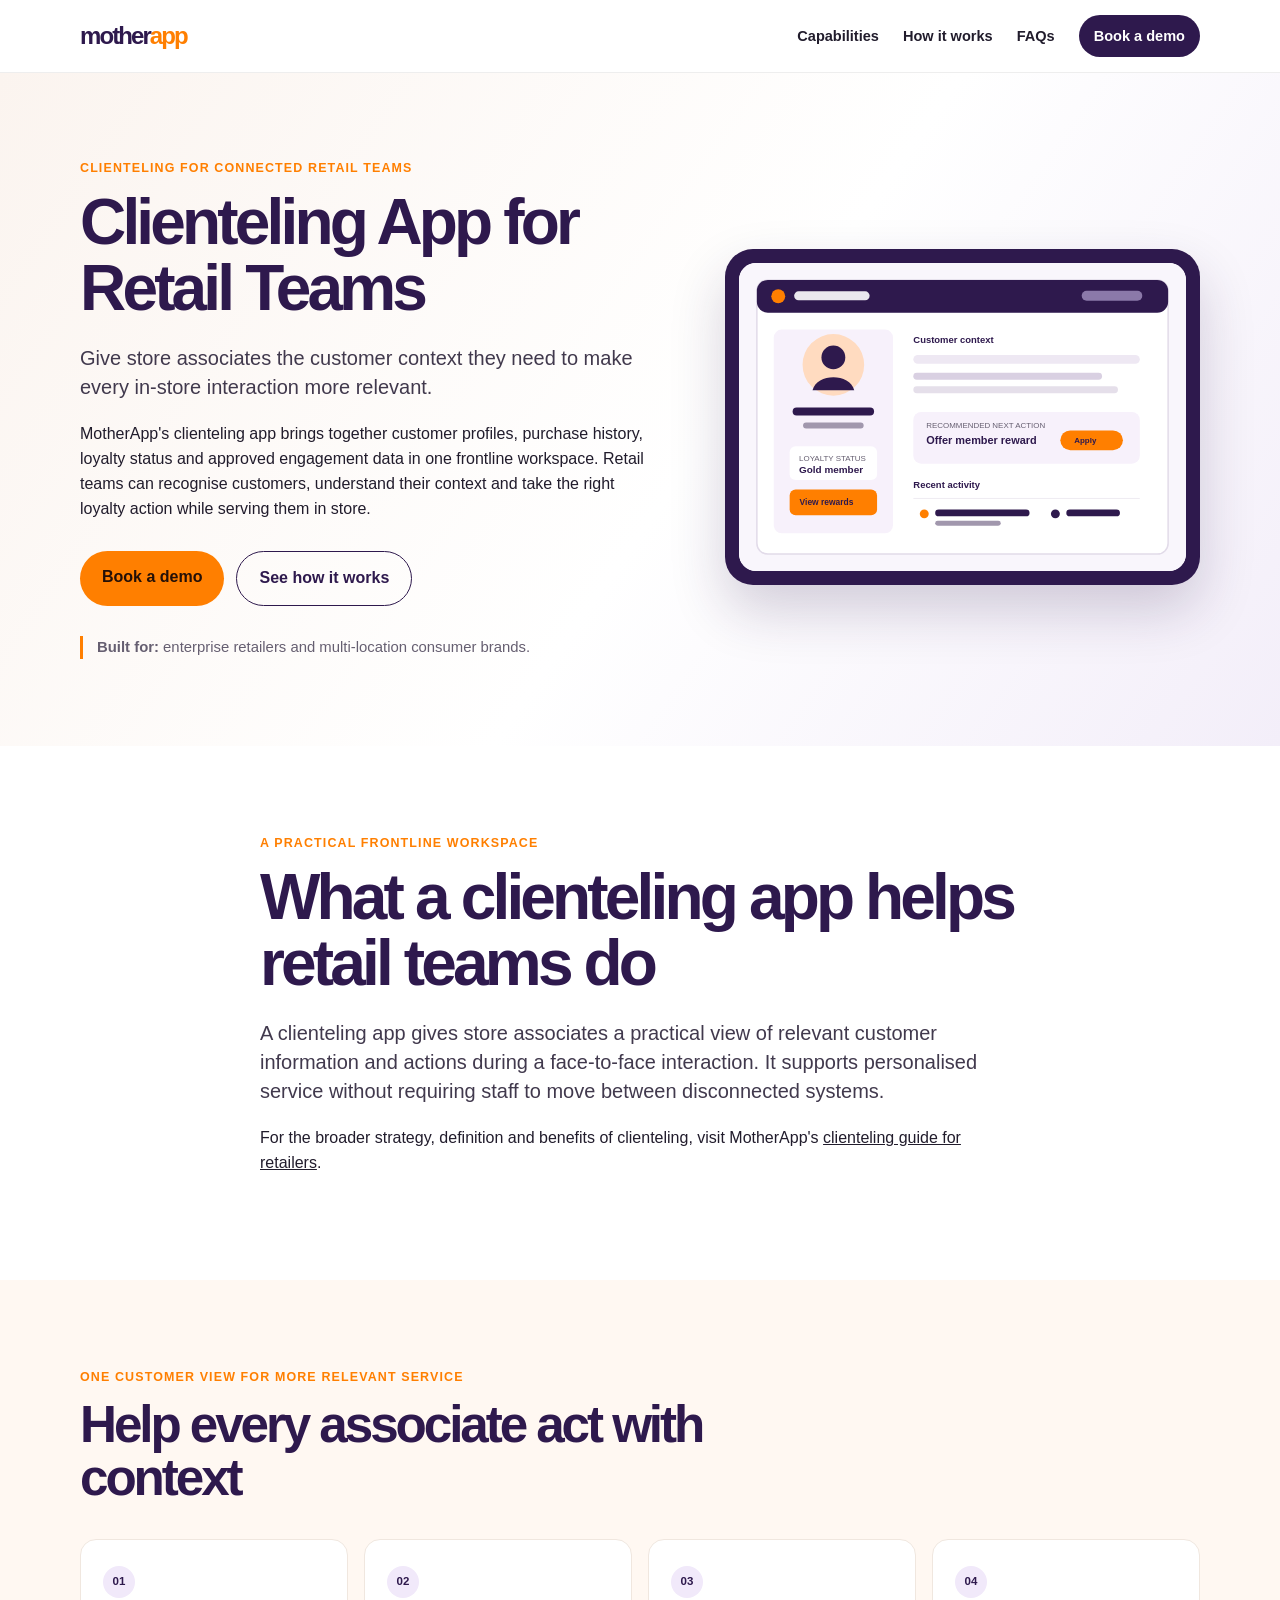
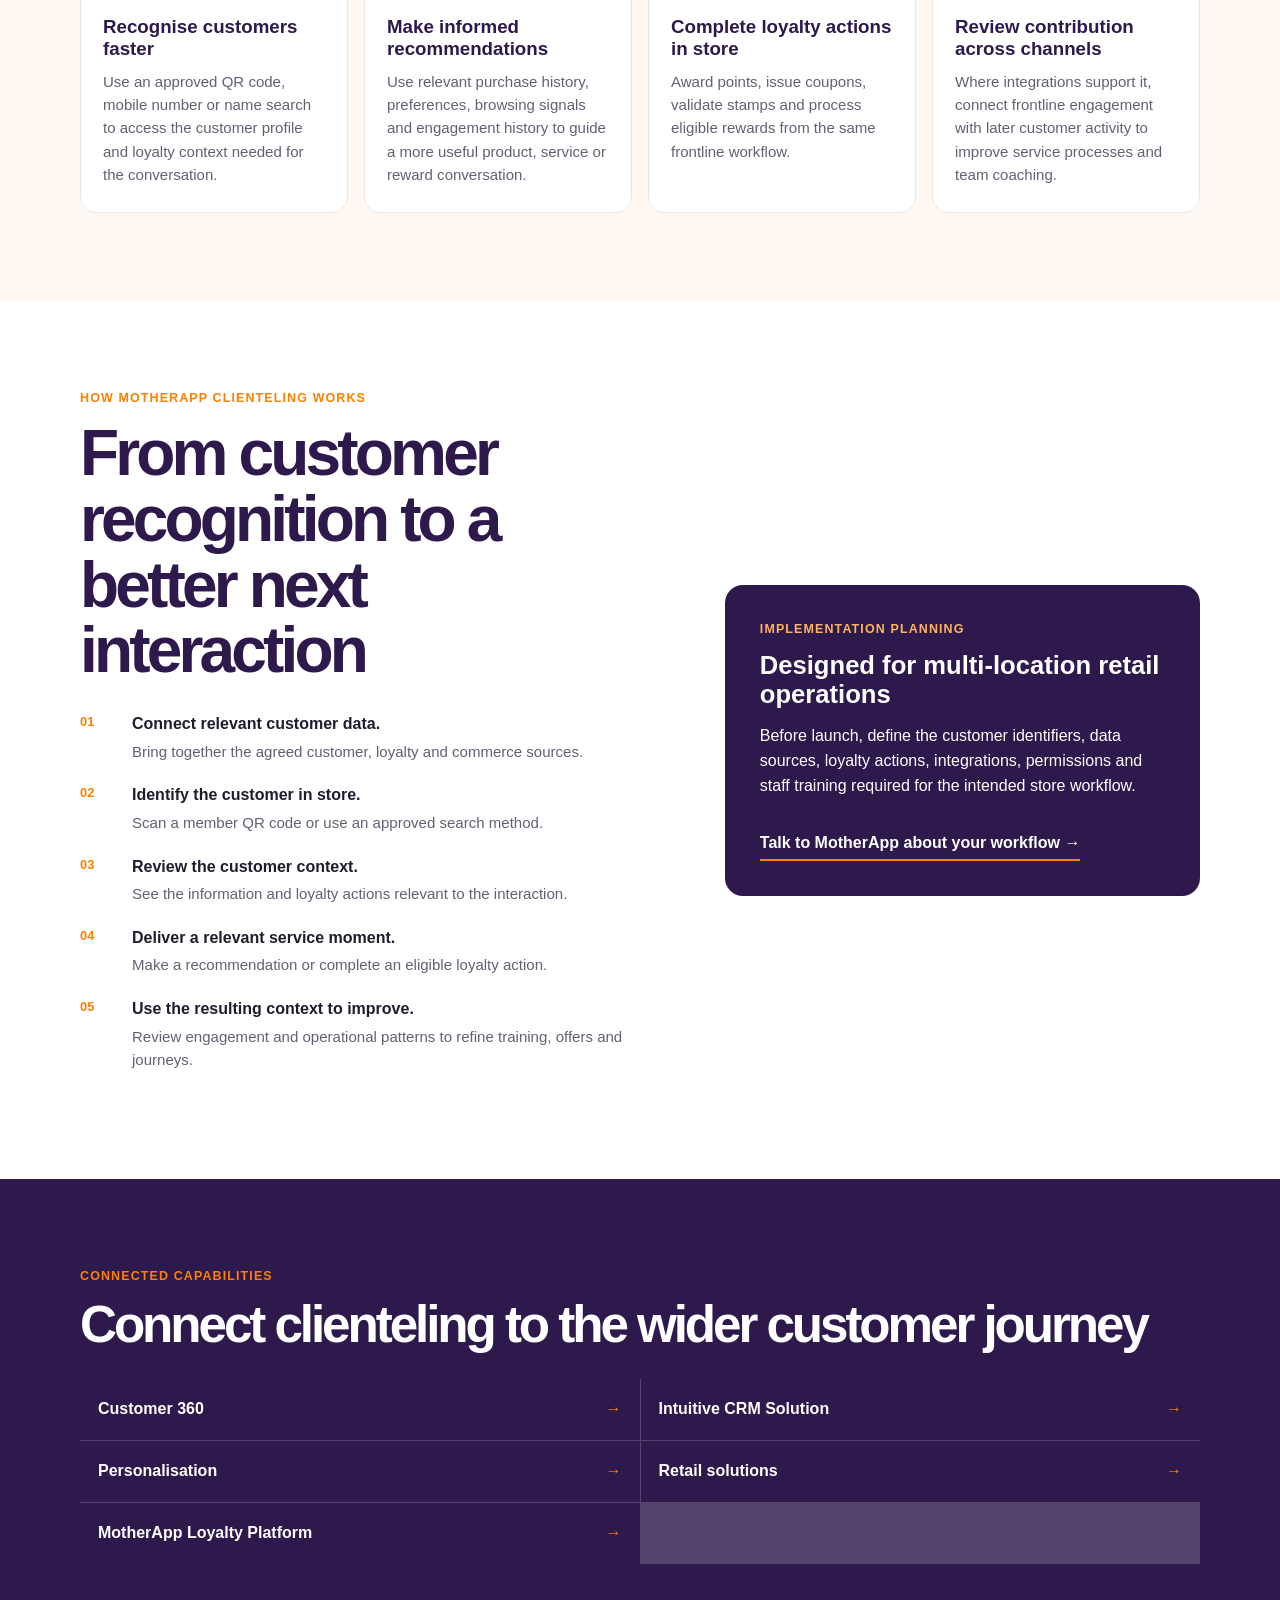
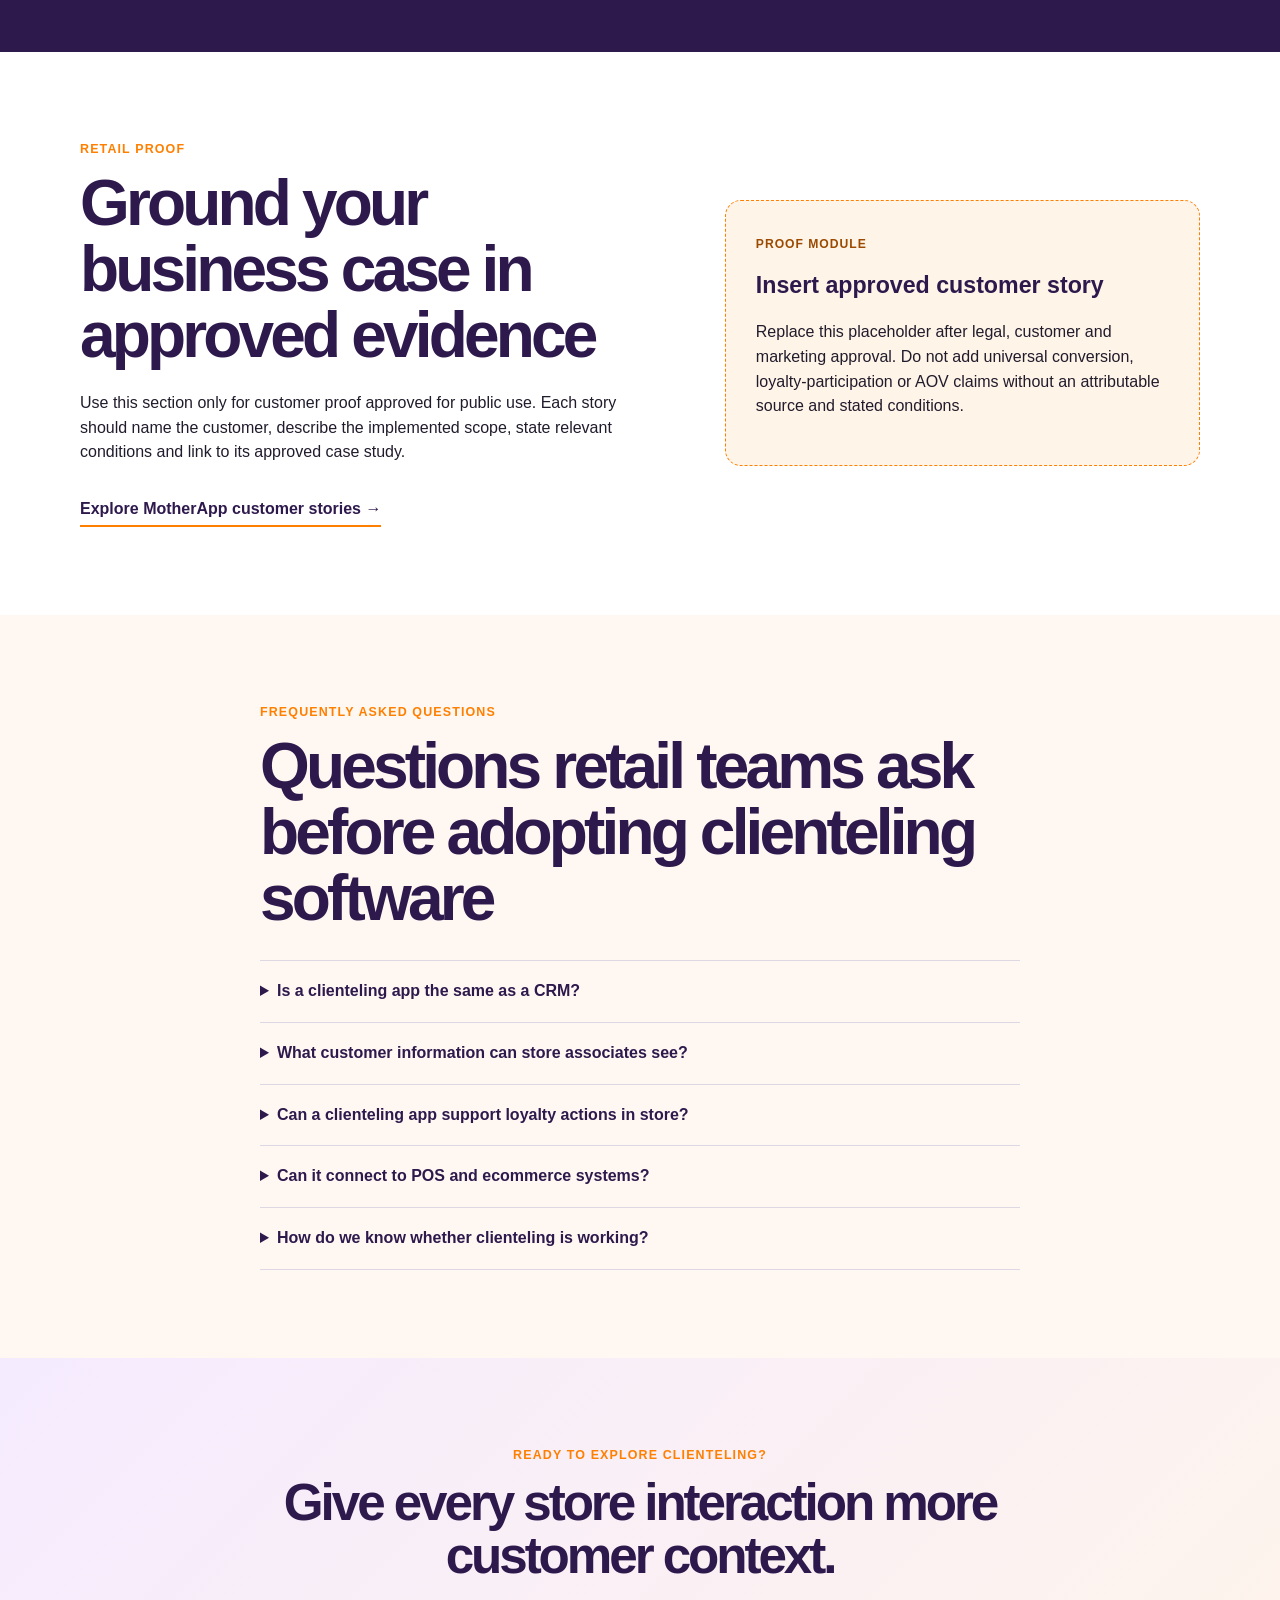
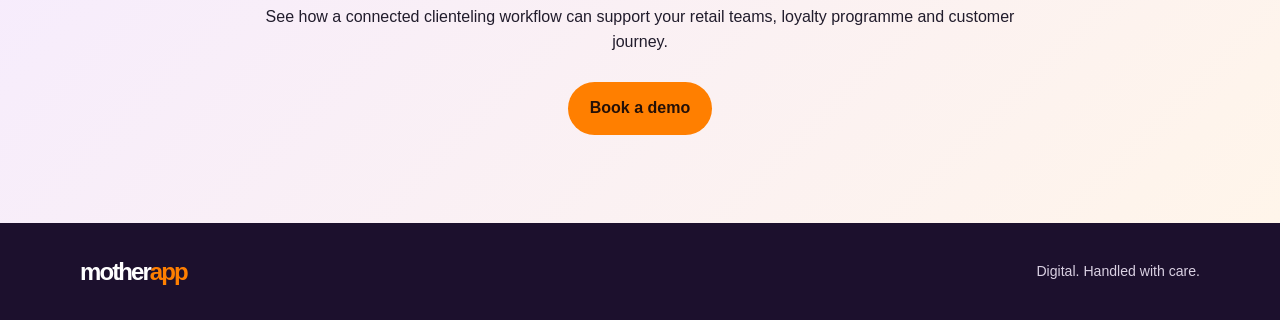
<file: clienteling-app-geo/index.html>
<!doctype html>
<html lang="en">
<head>
  <meta charset="utf-8">
  <meta name="viewport" content="width=device-width, initial-scale=1">
  <meta name="description" content="Give store teams secure access to customer profiles, loyalty context and guided actions. MotherApp's clienteling app helps retailers deliver more relevant in-store service.">
  <title>Clienteling App for Retail Teams | MotherApp</title>
  <link rel="stylesheet" href="css/styles.css">
</head>
<body>
  <a class="skip-link" href="#main-content">Skip to content</a>
  <header class="site-header">
    <div class="container nav-wrap">
      <a class="brand" href="https://motherapp.com/" aria-label="MotherApp home">mother<span>app</span></a>
      <button class="menu-toggle" aria-expanded="false" aria-controls="site-nav">Menu</button>
      <nav id="site-nav" class="site-nav" aria-label="Primary navigation">
        <a href="#capabilities">Capabilities</a>
        <a href="#workflow">How it works</a>
        <a href="#faq">FAQs</a>
        <a class="nav-cta" href="https://motherapp.com/contact/?from=product">Book a demo</a>
      </nav>
    </div>
  </header>

  <main id="main-content">
    <section class="hero">
      <div class="container hero-grid">
        <div class="hero-copy">
          <p class="eyebrow">Clienteling for connected retail teams</p>
          <h1>Clienteling App for Retail Teams</h1>
          <p class="hero-lead">Give store associates the customer context they need to make every in-store interaction more relevant.</p>
          <p>MotherApp's clienteling app brings together customer profiles, purchase history, loyalty status and approved engagement data in one frontline workspace. Retail teams can recognise customers, understand their context and take the right loyalty action while serving them in store.</p>
          <div class="button-row">
            <a class="button button-primary" href="https://motherapp.com/contact/?from=product">Book a demo</a>
            <a class="button button-secondary" href="#workflow">See how it works</a>
          </div>
          <p class="audience-note"><strong>Built for:</strong> enterprise retailers and multi-location consumer brands.</p>
        </div>
        <div class="dashboard-frame" aria-label="Illustration of a retail clienteling dashboard">
          <img src="assets/clienteling-dashboard.svg" alt="Illustrated clienteling dashboard showing a customer profile, loyalty status and guided next actions">
        </div>
      </div>
    </section>

    <section class="intro section">
      <div class="container narrow">
        <p class="eyebrow">A practical frontline workspace</p>
        <h2>What a clienteling app helps retail teams do</h2>
        <p class="section-lead">A clienteling app gives store associates a practical view of relevant customer information and actions during a face-to-face interaction. It supports personalised service without requiring staff to move between disconnected systems.</p>
        <p>For the broader strategy, definition and benefits of clienteling, visit MotherApp's <a href="https://motherapp.com/insights/what-is-clienteling-definition-benefits-and-solutions-for-retailers-in-2025/">clienteling guide for retailers</a>.</p>
      </div>
    </section>

    <section id="capabilities" class="section section-tint">
      <div class="container">
        <div class="section-heading">
          <p class="eyebrow">One customer view for more relevant service</p>
          <h2>Help every associate act with context</h2>
        </div>
        <div class="card-grid">
          <article class="feature-card"><span class="number">01</span><h3>Recognise customers faster</h3><p>Use an approved QR code, mobile number or name search to access the customer profile and loyalty context needed for the conversation.</p></article>
          <article class="feature-card"><span class="number">02</span><h3>Make informed recommendations</h3><p>Use relevant purchase history, preferences, browsing signals and engagement history to guide a more useful product, service or reward conversation.</p></article>
          <article class="feature-card"><span class="number">03</span><h3>Complete loyalty actions in store</h3><p>Award points, issue coupons, validate stamps and process eligible rewards from the same frontline workflow.</p></article>
          <article class="feature-card"><span class="number">04</span><h3>Review contribution across channels</h3><p>Where integrations support it, connect frontline engagement with later customer activity to improve service processes and team coaching.</p></article>
        </div>
      </div>
    </section>

    <section id="workflow" class="section">
      <div class="container split-grid">
        <div>
          <p class="eyebrow">How MotherApp clienteling works</p>
          <h2>From customer recognition to a better next interaction</h2>
          <ol class="steps">
            <li><strong>Connect relevant customer data.</strong><span>Bring together the agreed customer, loyalty and commerce sources.</span></li>
            <li><strong>Identify the customer in store.</strong><span>Scan a member QR code or use an approved search method.</span></li>
            <li><strong>Review the customer context.</strong><span>See the information and loyalty actions relevant to the interaction.</span></li>
            <li><strong>Deliver a relevant service moment.</strong><span>Make a recommendation or complete an eligible loyalty action.</span></li>
            <li><strong>Use the resulting context to improve.</strong><span>Review engagement and operational patterns to refine training, offers and journeys.</span></li>
          </ol>
        </div>
        <aside class="callout">
          <p class="eyebrow">Implementation planning</p>
          <h3>Designed for multi-location retail operations</h3>
          <p>Before launch, define the customer identifiers, data sources, loyalty actions, integrations, permissions and staff training required for the intended store workflow.</p>
          <a class="text-link" href="https://motherapp.com/contact/?from=product">Talk to MotherApp about your workflow <span aria-hidden="true">→</span></a>
        </aside>
      </div>
    </section>

    <section class="section section-dark">
      <div class="container">
        <p class="eyebrow">Connected capabilities</p>
        <h2>Connect clienteling to the wider customer journey</h2>
        <div class="link-grid">
          <a href="https://motherapp.com/customer-360/"><span>Customer 360</span><b>→</b></a>
          <a href="https://motherapp.com/loyalty-system/user-friendly-crm/"><span>Intuitive CRM Solution</span><b>→</b></a>
          <a href="https://motherapp.com/personalisation/"><span>Personalisation</span><b>→</b></a>
          <a href="https://motherapp.com/retail/"><span>Retail solutions</span><b>→</b></a>
          <a href="https://motherapp.com/loyalty-system/"><span>MotherApp Loyalty Platform</span><b>→</b></a>
        </div>
      </div>
    </section>

    <section class="section proof-section">
      <div class="container split-grid">
        <div>
          <p class="eyebrow">Retail proof</p>
          <h2>Ground your business case in approved evidence</h2>
          <p>Use this section only for customer proof approved for public use. Each story should name the customer, describe the implemented scope, state relevant conditions and link to its approved case study.</p>
          <a class="text-link dark-link" href="https://motherapp.com/work/">Explore MotherApp customer stories <span aria-hidden="true">→</span></a>
        </div>
        <div class="proof-placeholder">
          <span>Proof module</span>
          <h3>Insert approved customer story</h3>
          <p>Replace this placeholder after legal, customer and marketing approval. Do not add universal conversion, loyalty-participation or AOV claims without an attributable source and stated conditions.</p>
        </div>
      </div>
    </section>

    <section id="faq" class="section section-tint">
      <div class="container narrow">
        <p class="eyebrow">Frequently asked questions</p>
        <h2>Questions retail teams ask before adopting clienteling software</h2>
        <div class="accordion">
          <details><summary>Is a clienteling app the same as a CRM?</summary><p>No. A CRM manages customer data and engagement workflows more broadly. A clienteling app applies the relevant customer context and permitted actions to frontline store interactions. The two work best when they are connected.</p></details>
          <details><summary>What customer information can store associates see?</summary><p>That depends on your agreed data model, permissions and local requirements. A typical workflow may include loyalty status, purchase history, preferences and relevant engagement context.</p></details>
          <details><summary>Can a clienteling app support loyalty actions in store?</summary><p>Yes. MotherApp can support configured loyalty actions such as points, coupons, stamps and eligible reward redemptions within the store workflow.</p></details>
          <details><summary>Can it connect to POS and ecommerce systems?</summary><p>Integration requirements depend on your existing systems and intended workflow. MotherApp can scope the required POS, ecommerce and CRM connections with your team before implementation.</p></details>
          <details><summary>How do we know whether clienteling is working?</summary><p>Agree the measurement plan before launch. Depending on the implementation, it can include identification and engagement rates, completed loyalty actions, workflow adoption and attributed commercial outcomes.</p></details>
        </div>
      </div>
    </section>

    <section class="final-cta">
      <div class="container narrow center">
        <p class="eyebrow">Ready to explore clienteling?</p>
        <h2>Give every store interaction more customer context.</h2>
        <p>See how a connected clienteling workflow can support your retail teams, loyalty programme and customer journey.</p>
        <a class="button button-primary" href="https://motherapp.com/contact/?from=product">Book a demo</a>
      </div>
    </section>
  </main>

  <footer class="site-footer"><div class="container"><a class="brand" href="https://motherapp.com/">mother<span>app</span></a><p>Digital. Handled with care.</p></div></footer>
  <script src="js/main.js"></script>
</body>
</html>
</file>
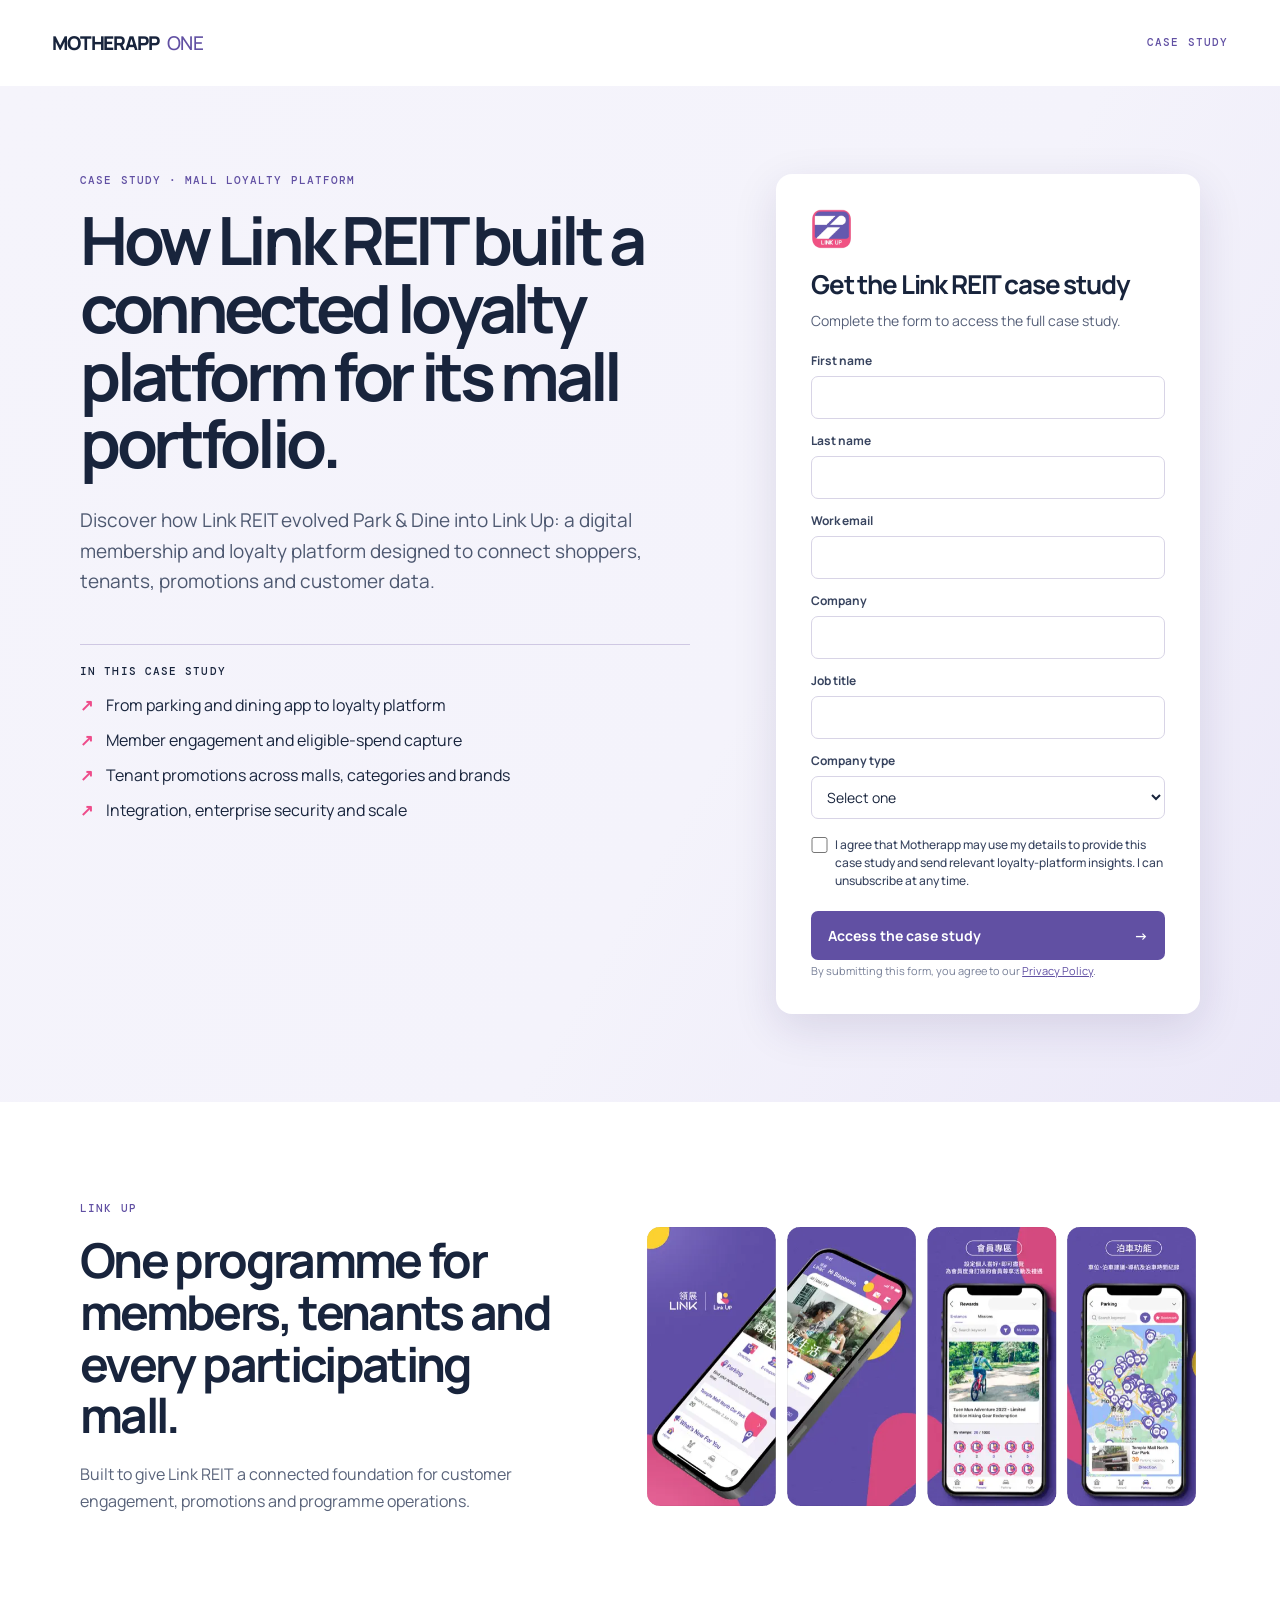
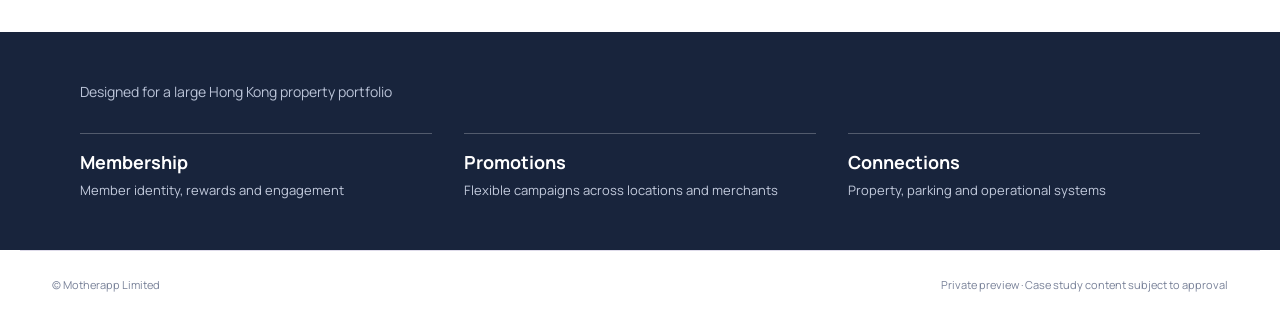
<file: link-reit-case-study/index.html>
<!doctype html>
<html lang="en">
<head>
  <meta charset="utf-8">
  <meta name="viewport" content="width=device-width, initial-scale=1">
  <title>Link REIT Case Study | Motherapp</title>
  <meta name="description" content="Discover how Link REIT evolved Park & Dine into Link Up, a connected mall loyalty platform.">
  <link rel="stylesheet" href="styles.css">
</head>
<body class="gate-page">
  <header class="site-header"><a class="wordmark" href="./">MOTHERAPP <span>ONE</span></a><span class="header-label">CASE STUDY</span></header>
  <main>
    <section class="gate-hero">
      <div class="hero-copy">
        <p class="eyebrow">CASE STUDY · MALL LOYALTY PLATFORM</p>
        <h1>How Link REIT built a connected loyalty platform for its mall portfolio.</h1>
        <p class="lede">Discover how Link REIT evolved Park &amp; Dine into Link Up: a digital membership and loyalty platform designed to connect shoppers, tenants, promotions and customer data.</p>
        <div class="what-you-get"><p class="label">IN THIS CASE STUDY</p><ul><li>From parking and dining app to loyalty platform</li><li>Member engagement and eligible-spend capture</li><li>Tenant promotions across malls, categories and brands</li><li>Integration, enterprise security and scale</li></ul></div>
      </div>
      <div class="form-card" id="form-card">
        <img src="assets/link-up-logo.png" alt="Link Up" class="link-logo">
        <h2>Get the Link REIT case study</h2>
        <p>Complete the form to access the full case study.</p>
        <form id="gate-form">
          <label>First name<input required name="first_name" autocomplete="given-name"></label>
          <label>Last name<input required name="last_name" autocomplete="family-name"></label>
          <label>Work email<input type="email" required name="email" autocomplete="email"></label>
          <label>Company<input required name="company" autocomplete="organization"></label>
          <label>Job title<input required name="job_title" autocomplete="organization-title"></label>
          <label>Company type<select required name="company_type"><option value="">Select one</option><option>Mall operator / property group</option><option>Retail chain / brand</option><option>Technology / agency</option><option>Other</option></select></label>
          <label class="consent"><input type="checkbox" required> <span>I agree that Motherapp may use my details to provide this case study and send relevant loyalty-platform insights. I can unsubscribe at any time.</span></label>
          <button type="submit">Access the case study <span>→</span></button>
        </form>
        <p class="privacy">By submitting this form, you agree to our <a href="#">Privacy Policy</a>.</p>
      </div>
    </section>
    <section class="visual-strip"><div class="visual-copy"><p class="eyebrow">LINK UP</p><h2>One programme for members, tenants and every participating mall.</h2><p>Built to give Link REIT a connected foundation for customer engagement, promotions and programme operations.</p></div><img src="assets/link-up-app-overview.png" alt="Link Up app views showing member area, rewards and parking"></section>
    <section class="trust"><p>Designed for a large Hong Kong property portfolio</p><div class="trust-grid"><div><strong>Membership</strong><span>Member identity, rewards and engagement</span></div><div><strong>Promotions</strong><span>Flexible campaigns across locations and merchants</span></div><div><strong>Connections</strong><span>Property, parking and operational systems</span></div></div></section>
  </main>
  <footer><span>© Motherapp Limited</span><span>Private preview · Case study content subject to approval</span></footer>
  <script>document.getElementById('gate-form').addEventListener('submit', function(e){e.preventDefault();window.location.href='case-study/';});</script>
</body>
</html>
</file>
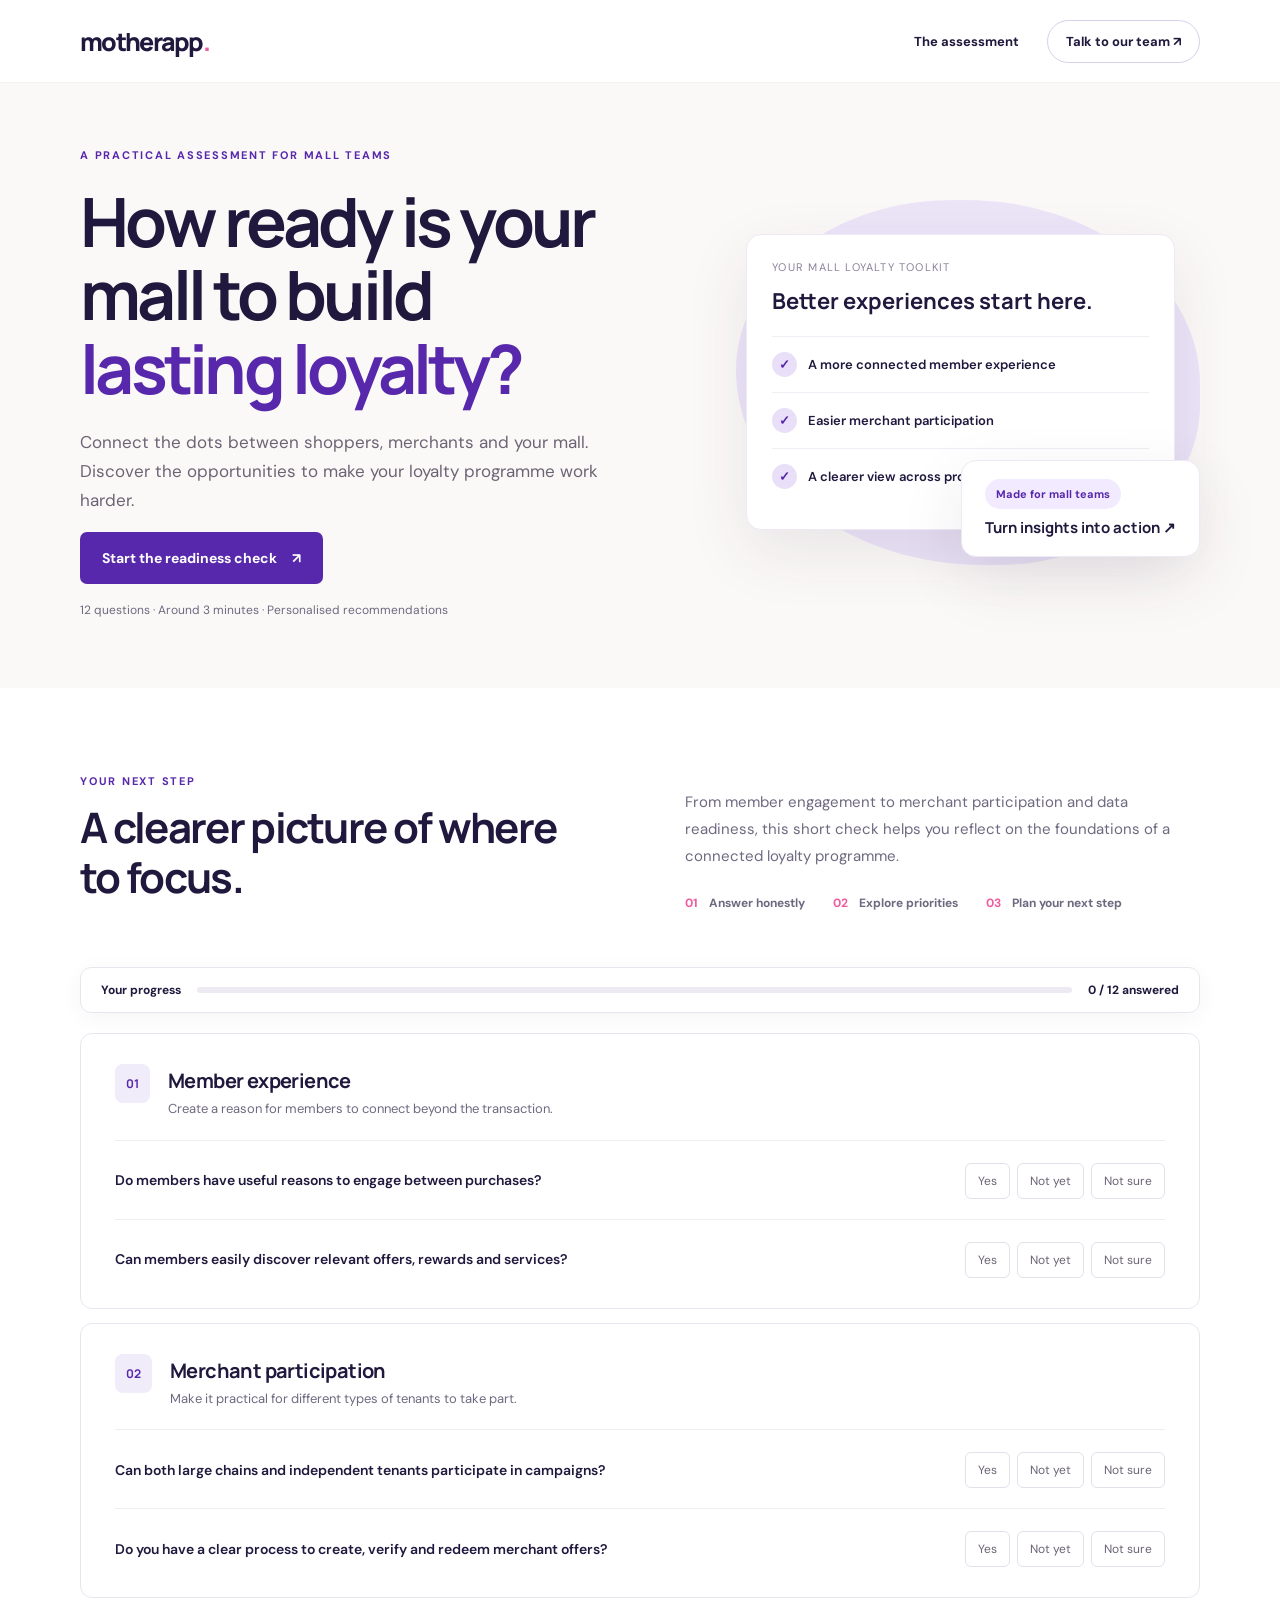
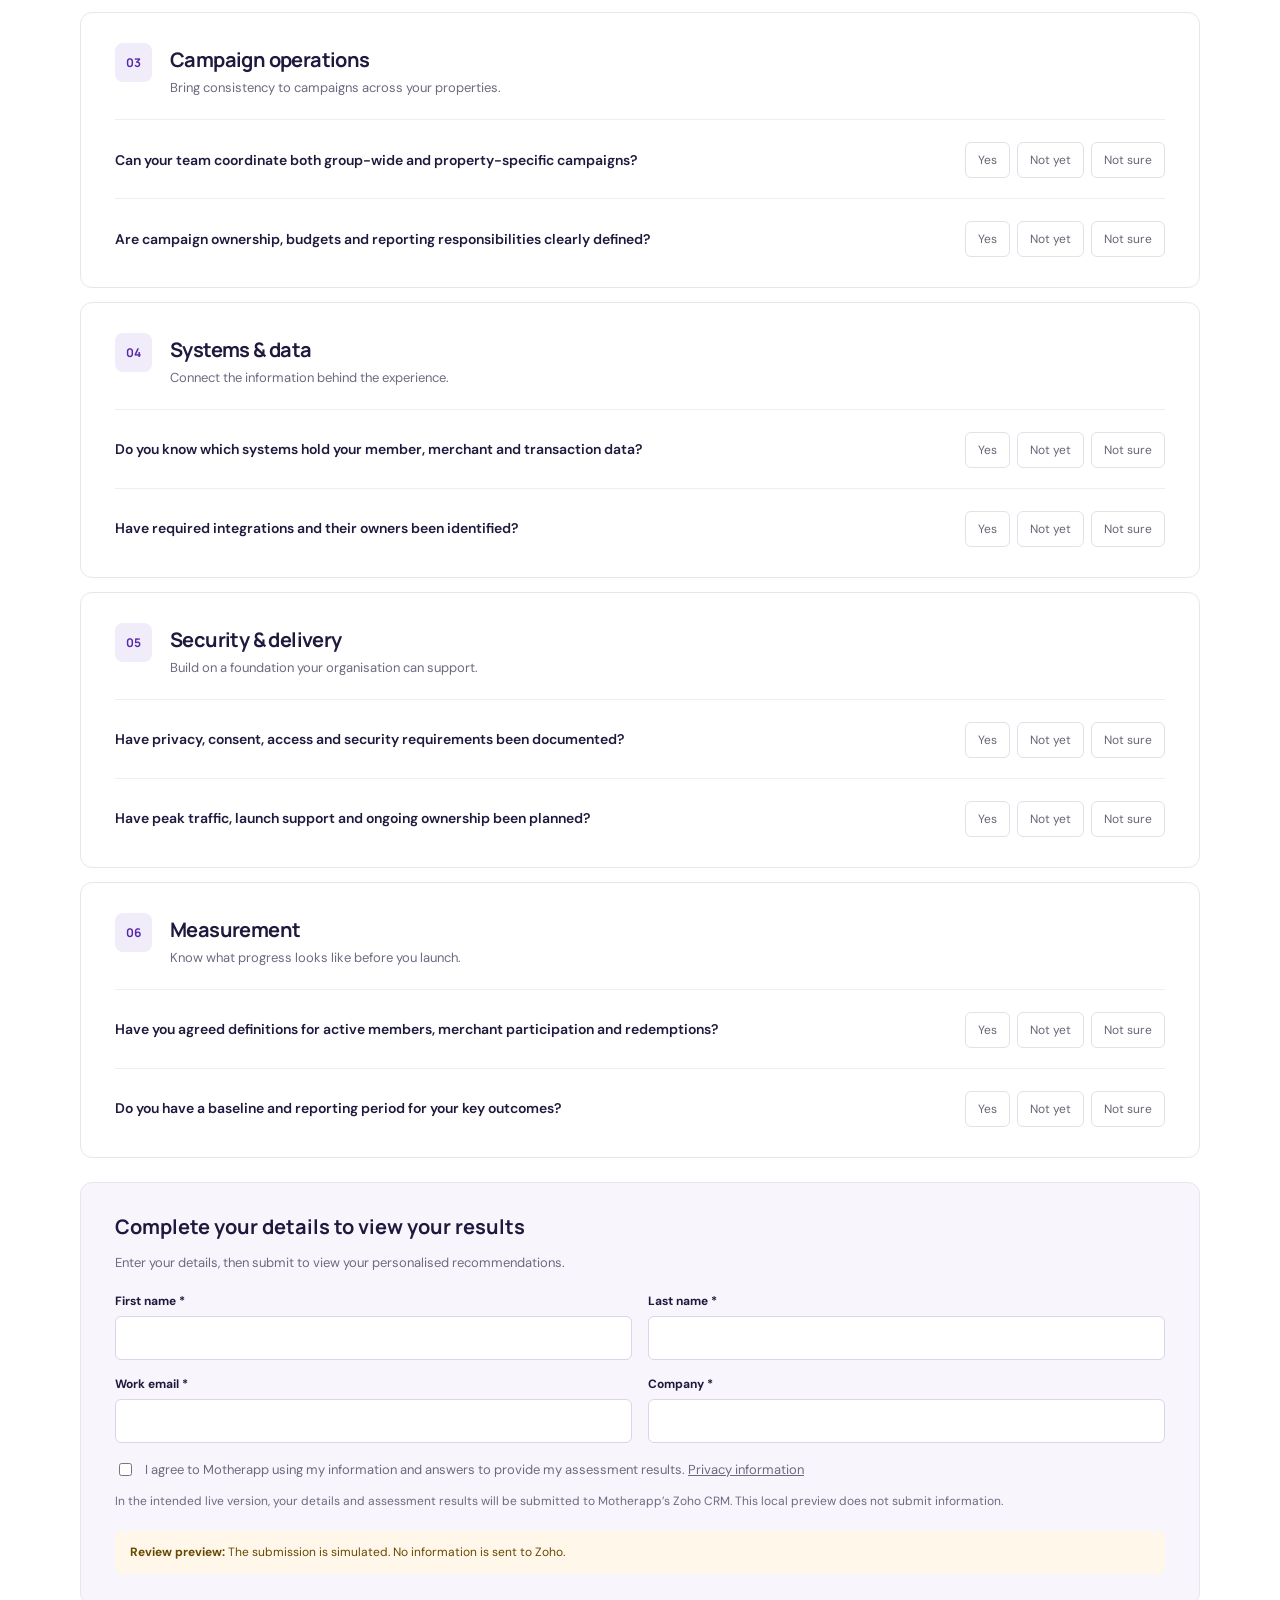
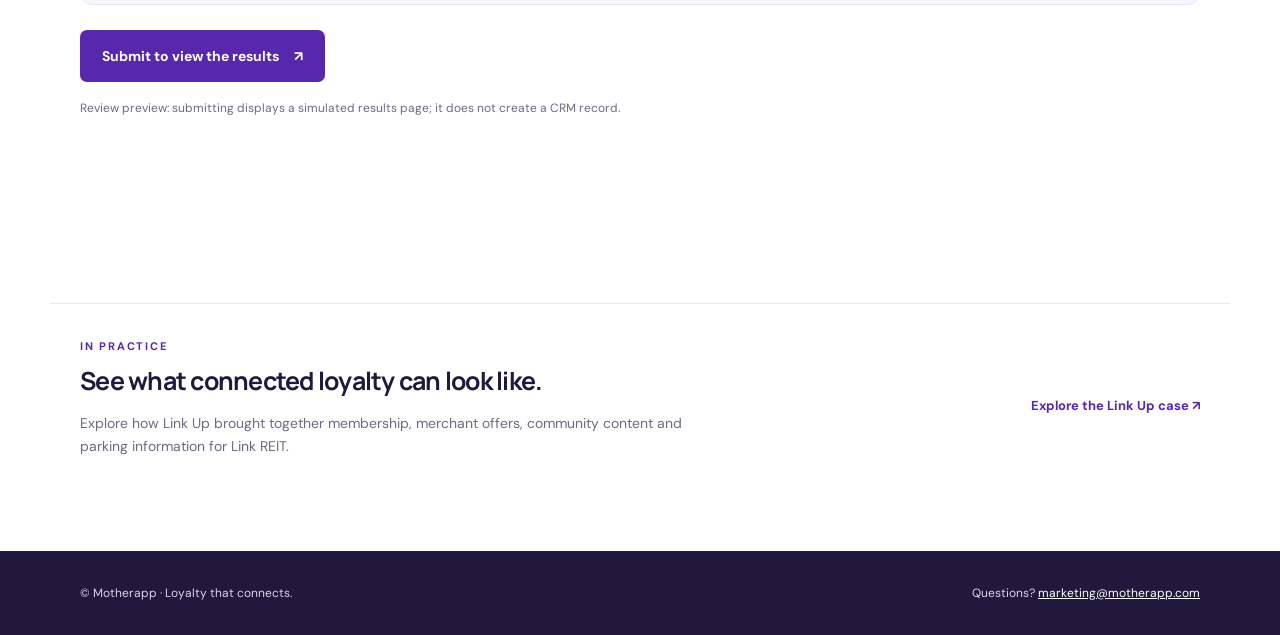
<file: mall-loyalty-readiness-review/index.html>
<!doctype html><html lang="en"><head><meta charset="utf-8"><meta name="viewport" content="width=device-width,initial-scale=1"><title>Mall Loyalty Readiness Check | Motherapp</title><meta name="description" content="Explore your shopping mall loyalty programme and discover practical next steps with Motherapp."><style>
@import url('https://fonts.googleapis.com/css2?family=DM+Sans:wght@400;500;600;700&family=Manrope:wght@400;500;600;700;800&display=swap');
:root{--ink:#20183d;--purple:#5728ab;--pink:#f05b9f;--muted:#6f6980;--line:#e9e5ef;--cream:#fbf9f7;--pale:#f1ecfa}*{box-sizing:border-box}html{scroll-behavior:smooth}body{margin:0;font-family:'DM Sans',Arial,sans-serif;color:var(--ink);background:#fff}a{color:inherit}button{font:inherit;cursor:pointer}.wrap{max-width:1180px;padding:0 30px;margin:auto}.nav{height:82px;display:flex;justify-content:space-between;align-items:center}.brand{font-family:Manrope,sans-serif;font-weight:800;letter-spacing:-1.7px;font-size:25px;text-decoration:none}.brand span{color:var(--pink)}.navright{display:flex;align-items:center;gap:28px;font-size:13px;font-weight:700}.navright a{text-decoration:none}.navright .contact{border:1px solid #d8cfea;border-radius:30px;padding:12px 18px}.hero{background:var(--cream);border-top:1px solid #f4f0ed;overflow:hidden}.hero-grid{display:grid;grid-template-columns:1.05fr .95fr;gap:70px;align-items:center;min-height:535px;padding-top:65px;padding-bottom:70px}.eyebrow{font-size:11px;text-transform:uppercase;letter-spacing:.16em;color:var(--purple);font-weight:700}.hero h1{font:700 clamp(43px,5.4vw,68px)/1.08 Manrope,sans-serif;letter-spacing:-.055em;margin:23px 0}.hero h1 em{font-style:normal;color:var(--purple)}.lede{font-size:17px;line-height:1.7;color:#6b6475;max-width:540px}.btn{display:inline-flex;align-items:center;justify-content:center;gap:15px;text-decoration:none;border:0;border-radius:7px;background:var(--purple);color:white;font-weight:700;font-size:14px;padding:17px 22px;transition:.2s}.btn:hover{background:#431b8a;transform:translateY(-1px)}.btn.secondary{background:#fff;border:1px solid #d8d0e5;color:var(--ink)}.hint{font-size:12px;color:var(--muted);margin-top:18px}.hero-art{position:relative;min-height:365px}.art-circle{position:absolute;inset:0 0 0 35px;background:#ece5f8;border-radius:48% 52% 45% 55%}.art-panel{position:absolute;background:white;box-shadow:0 22px 65px #30204b18;border:1px solid #eee9f4;border-radius:15px;padding:25px}.main-panel{left:45px;right:25px;top:34px}.panel-label{font-size:11px;color:#8b829a;text-transform:uppercase;letter-spacing:.11em}.main-panel h3{font:700 22px Manrope;margin:12px 0 20px}.row{display:flex;gap:11px;align-items:center;border-top:1px solid #f1edf4;padding:15px 0;font-size:13px;font-weight:600}.mark{display:grid;place-items:center;border-radius:50%;height:25px;width:25px;background:#e9dff8;color:var(--purple);font-size:13px}.mini-panel{bottom:8px;right:0;padding:18px 23px;min-width:210px}.mini-panel strong{display:block;font:700 15px Manrope;margin-top:8px}.pill{display:inline-block;color:var(--purple);background:#f2eaff;border-radius:50px;padding:8px 11px;font-size:11px;font-weight:700}.intro{padding:86px 0 40px}.split{display:grid;grid-template-columns:1fr 1fr;gap:90px}.intro h2,.results h2{font:700 clamp(30px,4vw,42px)/1.2 Manrope;letter-spacing:-.04em;margin:14px 0}.intro p{font-size:15px;line-height:1.8;color:var(--muted)}.steps{display:flex;gap:28px;margin-top:25px;flex-wrap:wrap}.steps span{font-size:12px;font-weight:700;color:var(--muted)}.steps b{color:var(--pink);margin-right:8px}.assessment{background:#fff;padding:10px 0 95px}.bar{position:sticky;top:0;z-index:3;background:#fff;border:1px solid var(--line);border-radius:11px;display:flex;align-items:center;gap:16px;padding:14px 20px;box-shadow:0 5px 25px #20183d0b;margin-bottom:20px}.bar small{white-space:nowrap;font-size:12px;font-weight:700}.track{height:6px;background:#eeeaf3;border-radius:5px;flex:1}.track span{display:block;height:100%;background:linear-gradient(90deg,var(--purple),var(--pink));width:0;border-radius:5px;transition:width .25s}.section{border:1px solid var(--line);border-radius:12px;padding:30px 34px;margin:14px 0}.section-head{display:flex;gap:18px;align-items:flex-start}.num{font:700 12px Manrope;color:var(--purple);background:var(--pale);padding:11px;border-radius:8px}.section h3{font:700 20px Manrope;margin:3px 0 5px;letter-spacing:-.03em}.section p{color:var(--muted);font-size:13px;line-height:1.6;margin:0}.q{display:flex;gap:20px;align-items:center;justify-content:space-between;padding:22px 0 0;margin-top:20px;border-top:1px solid #f0edf2}.q label.question{font-size:14px;line-height:1.5;max-width:620px;font-weight:600}.opts{display:flex;gap:7px;flex-wrap:wrap}.opts input{position:absolute;opacity:0}.opts label{display:block;border:1px solid #e4dfe9;border-radius:6px;padding:9px 12px;color:#6b6475;white-space:nowrap;font-size:12px;cursor:pointer}.opts input:checked+label{background:var(--purple);border-color:var(--purple);color:white}.opts input:focus-visible+label{outline:3px solid #e3a4cc;outline-offset:2px}.actions{display:flex;align-items:center;gap:20px;margin-top:25px}.error{color:#b32759;font-size:13px;font-weight:600}.results{display:none;background:#f8f5fc;padding:80px 0}.results.visible{display:block}.result-top{display:grid;grid-template-columns:1fr 1fr;gap:70px;align-items:end}.scorebox{border:1px solid #e2d8f0;background:white;border-radius:12px;padding:26px}.scorebox strong{font:800 40px Manrope;color:var(--purple)}.scorebox p{color:var(--muted);line-height:1.6;font-size:13px;margin-bottom:0}.result-grid{display:grid;grid-template-columns:repeat(3,1fr);gap:16px;margin:35px 0}.result-card{background:white;border:1px solid #e9e2f0;border-radius:10px;padding:25px;min-height:235px}.result-card .tag{font-size:10px;letter-spacing:.13em;color:var(--purple);font-weight:700}.result-card h3{font:700 18px Manrope;letter-spacing:-.03em;margin:15px 0 10px}.result-card p{font-size:13px;color:var(--muted);line-height:1.7}.result-card b{color:var(--ink)}.recommend{padding:30px;background:var(--ink);border-radius:12px;color:white;display:flex;justify-content:space-between;gap:30px;align-items:center}.recommend h3{font:700 22px Manrope;margin:0 0 8px}.recommend p{color:#d2c9dd;font-size:13px;line-height:1.65;margin:0;max-width:650px}.recommend .btn{background:white;color:var(--ink);white-space:nowrap}.fine{font-size:12px;color:var(--muted);line-height:1.6}.case{padding:80px 0}.case-inner{border-top:1px solid var(--line);padding-top:35px;display:flex;justify-content:space-between;align-items:center;gap:30px}.case h2{font:700 25px Manrope;letter-spacing:-.03em;margin:10px 0}.case p{font-size:14px;color:var(--muted);line-height:1.6;max-width:650px}.textlink{color:var(--purple);font-size:13px;font-weight:700;text-decoration:none;white-space:nowrap}.footer{background:#20183d;color:#ddd3ed;padding:34px 0;font-size:12px}.footer .wrap{display:flex;justify-content:space-between;gap:20px}.footer a{color:white}@media(max-width:800px){.hero-grid,.split,.result-top{grid-template-columns:1fr;gap:25px}.hero-grid{padding-top:45px}.hero-art{min-height:300px}.art-circle{inset:0 0 0 15px}.main-panel{left:20px}.mini-panel{bottom:-5px}.intro{padding-top:60px}.result-grid{grid-template-columns:1fr}.q{align-items:flex-start;flex-direction:column}.section{padding:24px 20px}.recommend,.case-inner{align-items:flex-start;flex-direction:column}.navright .contact{display:none}.bar{top:4px}.footer .wrap{flex-direction:column}.hero h1{font-size:44px}}@media print{.navright,.hero,.intro,.assessment,.case,.footer,.recommend .btn{display:none}.results{display:block;background:#fff;padding:0}.result-card{break-inside:avoid}}
.leadform{background:#f8f5fc;border:1px solid var(--line);border-radius:12px;padding:30px 34px;margin-top:24px}.leadform h3{font:700 20px Manrope;margin:0 0 8px}.leadform .desc{font-size:13px;color:var(--muted);line-height:1.6}.fields{display:grid;grid-template-columns:1fr 1fr;gap:16px;margin-top:20px}.fields label{display:block;font-size:12px;font-weight:700}.fields input{display:block;width:100%;margin-top:7px;border:1px solid #dcd4e7;border-radius:6px;padding:13px;font:inherit;font-weight:400;background:#fff}.notice{padding:12px 15px;background:#fff7e9;color:#674900;font-size:12px;border-radius:6px;line-height:1.6;margin-top:20px}.checkbox{display:flex;gap:10px;align-items:flex-start;font-size:13px;color:var(--muted);line-height:1.5;margin-top:17px}.checkbox input{margin-top:3px}@media(max-width:650px){.fields{grid-template-columns:1fr}.leadform{padding:22px}} body.result-page .hero,body.result-page .intro,body.result-page .assessment,body.result-page .case{display:none}body.result-page .results{min-height:75vh}</style></head><body><header><div class="wrap nav"><a class="brand" href="https://motherapp.com/" aria-label="Motherapp home">motherapp<span>.</span></a><div class="navright"><a href="#assessment">The assessment</a><a class="contact" href="mailto:marketing@motherapp.com">Talk to our team ↗</a></div></div></header><main><section class="hero"><div class="wrap hero-grid"><div><div class="eyebrow">A practical assessment for mall teams</div><h1>How ready is your mall to build <em>lasting loyalty?</em></h1><p class="lede">Connect the dots between shoppers, merchants and your mall. Discover the opportunities to make your loyalty programme work harder.</p><a class="btn" href="#assessment">Start the readiness check <span>↗</span></a><div class="hint">12 questions · Around 3 minutes · Personalised recommendations</div></div><div class="hero-art" aria-hidden="true"><div class="art-circle"></div><div class="art-panel main-panel"><div class="panel-label">Your mall loyalty toolkit</div><h3>Better experiences start here.</h3><div class="row"><span class="mark">✓</span> A more connected member experience</div><div class="row"><span class="mark">✓</span> Easier merchant participation</div><div class="row"><span class="mark">✓</span> A clearer view across properties</div></div><div class="art-panel mini-panel"><span class="pill">Made for mall teams</span><strong>Turn insights into action ↗</strong></div></div></div></section><section class="intro"><div class="wrap split"><div><div class="eyebrow">Your next step</div><h2>A clearer picture of where to focus.</h2></div><div><p>From member engagement to merchant participation and data readiness, this short check helps you reflect on the foundations of a connected loyalty programme.</p><div class="steps"><span><b>01</b> Answer honestly</span><span><b>02</b> Explore priorities</span><span><b>03</b> Plan your next step</span></div></div></div></section><section class="assessment" id="assessment"><div class="wrap"><div class="bar"><small>Your progress</small><div class="track"><span id="progress"></span></div><small id="progressText">0 / 12 answered</small></div><form id="form" novalidate><div id="questions"></div><div class="leadform"><h3>Complete your details to view your results</h3><p class="desc">Enter your details, then submit to view your personalised recommendations.</p><div class="fields"><label>First name *<input required name="first_name" autocomplete="given-name" maxlength="100"></label><label>Last name *<input required name="last_name" autocomplete="family-name" maxlength="100"></label><label>Work email *<input required type="email" name="contact_email" autocomplete="email" maxlength="254"></label><label>Company *<input required name="company" autocomplete="organization" maxlength="160"></label></div><label class="checkbox"><input type="checkbox" name="result_delivery" required><span>I agree to Motherapp using my information and answers to provide my assessment results. <a href="https://motherapp.com/privacy-policy/">Privacy information</a></span></label><p class="fine">In the intended live version, your details and assessment results will be submitted to Motherapp’s Zoho CRM. This local preview does not submit information.</p><div class="notice"><b>Review preview:</b> The submission is simulated. No information is sent to Zoho.</div></div><div class="actions"><button class="btn" type="submit">Submit to view the results <span>↗</span></button><span class="error" id="error" role="alert"></span></div><p class="hint">Review preview: submitting displays a simulated results page; it does not create a CRM record.</p></form></div></section><section class="results" id="results" aria-live="polite"><div class="wrap"><div class="result-top"><div><div class="eyebrow">Your personalised starting point</div><h2>Let’s turn opportunity into action.</h2><p class="fine">Based on your answers, here are practical areas to explore with Motherapp. This is an indicative self-assessment, not a formal audit.</p></div><div class="scorebox"><div class="eyebrow">Your responses</div><strong id="score"></strong><p id="summary"></p></div></div><div class="result-grid" id="resultCards"></div><div class="recommend"><div><h3>Let’s build a more connected mall experience.</h3><p>Discuss your priorities with Motherapp. We can explore how our loyalty, CRM, engagement and integration capabilities could fit your organisation.</p></div><a id="email" class="btn" href="mailto:marketing@motherapp.com">Discuss your results ↗</a></div><p class="fine">Review preview: no information was sent to Zoho.</p><button class="btn secondary" type="button" id="edit">Review answers</button></div></section><section class="case"><div class="wrap case-inner"><div><div class="eyebrow">In practice</div><h2>See what connected loyalty can look like.</h2><p>Explore how Link Up brought together membership, merchant offers, community content and parking information for Link REIT.</p></div><a class="textlink" href="https://motherapp.com/work/link-up-by-link-reit/" target="_blank" rel="noopener">Explore the Link Up case ↗</a></div></section></main><footer class="footer"><div class="wrap"><span>© Motherapp · Loyalty that connects.</span><span>Questions? <a href="mailto:marketing@motherapp.com">marketing@motherapp.com</a></span></div></footer><script>
const groups=[{name:'Member experience',desc:'Create a reason for members to connect beyond the transaction.',qs:['Do members have useful reasons to engage between purchases?','Can members easily discover relevant offers, rewards and services?'],solution:'Member engagement & personalised journeys',copy:'Explore a branded loyalty experience that brings together rewards, relevant offers and content. Motherapp can help map member journeys and identify opportunities for segmentation and engagement.'},{name:'Merchant participation',desc:'Make it practical for different types of tenants to take part.',qs:['Can both large chains and independent tenants participate in campaigns?','Do you have a clear process to create, verify and redeem merchant offers?'],solution:'Merchant offers & campaign participation',copy:'Explore a merchant offer and campaign workflow that reflects the needs of chains and smaller tenants, including how offers are created, validated and redeemed.'},{name:'Campaign operations',desc:'Bring consistency to campaigns across your properties.',qs:['Can your team coordinate both group-wide and property-specific campaigns?','Are campaign ownership, budgets and reporting responsibilities clearly defined?'],solution:'Flexible mall campaign management',copy:'Explore loyalty and promotion capabilities for group-wide and property-specific campaigns. Agree campaign rules, responsibilities and reporting needs before implementation.'},{name:'Systems & data',desc:'Connect the information behind the experience.',qs:['Do you know which systems hold your member, merchant and transaction data?','Have required integrations and their owners been identified?'],solution:'CRM, customer data & integration planning',copy:'Explore how Motherapp Loyalty Platform and CRM could bring relevant member information together, and map the systems, data flows and integration requirements for your project.'},{name:'Security & delivery',desc:'Build on a foundation your organisation can support.',qs:['Have privacy, consent, access and security requirements been documented?','Have peak traffic, launch support and ongoing ownership been planned?'],solution:'Enterprise project & delivery planning',copy:'Work with Motherapp to define your security, access, testing and rollout requirements with your IT and operations teams. Specific safeguards and delivery scope require assessment.'},{name:'Measurement',desc:'Know what progress looks like before you launch.',qs:['Have you agreed definitions for active members, merchant participation and redemptions?','Do you have a baseline and reporting period for your key outcomes?'],solution:'Loyalty reporting & measurement framework',copy:'Define practical KPIs, baselines and reporting periods for your programme. Explore how customer and campaign insights can support future decisions.'}];
const form=document.querySelector('#form'),container=document.querySelector('#questions');let count=0;groups.forEach((g,gi)=>{let html=`<section class="section"><div class="section-head"><span class="num">${String(gi+1).padStart(2,'0')}</span><div><h3>${g.name}</h3><p>${g.desc}</p></div></div>`;g.qs.forEach((q,qi)=>{let n=`q${gi*2+qi}`;html+=`<div class="q" role="group" aria-labelledby="${n}label"><label class="question" id="${n}label">${q}</label><div class="opts">${[['yes','Yes'],['no','Not yet'],['unsure','Not sure']].map(([v,l])=>`<div><input type="radio" id="${n}-${v}" name="${n}" value="${v}"><label for="${n}-${v}">${l}</label></div>`).join('')}</div></div>`});container.insertAdjacentHTML('beforeend',html+'</section>')});form.addEventListener('change',()=>{count=form.querySelectorAll('input[type=radio]:checked').length;document.querySelector('#progress').style.width=(count/12*100)+'%';document.querySelector('#progressText').textContent=`${count} / 12 answered`;document.querySelector('#error').textContent=''});form.addEventListener('submit',e=>{e.preventDefault();if(!form.checkValidity()){form.reportValidity();return}if(count<12){document.querySelector('#error').textContent=`Please answer all questions. ${12-count} remaining.`;let missing=[...Array(12).keys()].find(i=>!form.querySelector(`input[name=q${i}]:checked`));form.querySelector(`input[name=q${missing}]`).focus();return}let yes=form.querySelectorAll('input[value=yes]:checked').length;const priorities=groups.map((g,i)=>{let answers=[0,1].map(j=>form.querySelector(`input[name=q${i*2+j}]:checked`).value);return {...g,answers,gaps:answers.filter(v=>v==='no').length,uncertain:answers.filter(v=>v==='unsure').length}}).filter(x=>x.gaps||x.uncertain).sort((a,b)=>b.gaps-a.gaps||b.uncertain-a.uncertain);document.querySelector('#score').textContent=`${yes} / 12 in place`;document.querySelector('#summary').textContent=priorities.length?'These are the areas where you selected “Not yet” or “Not sure”. We’ve prioritised “Not yet” first.':'You marked all foundations as in place. Consider a deeper discussion about optimising and measuring your existing programme.';let cards=priorities.length?priorities:groups.slice(0,3);document.querySelector('#resultCards').innerHTML=cards.map((g,i)=>`<article class="result-card"><div class="tag">${priorities.length?(g.gaps?'OPPORTUNITY':'TO EXPLORE'):'OPTIMISATION IDEA'} · ${String(i+1).padStart(2,'0')}</div><h3>${g.solution}</h3><p><b>${g.name}:</b> ${g.copy}</p></article>`).join('');let body=`Hello Motherapp,\n\nI completed the Mall Loyalty Readiness Check and would like to discuss my results.\n\nFoundations marked in place: ${yes}/12\nAreas to discuss: ${(priorities.length?priorities:groups.slice(0,3)).map(x=>x.name).join(', ')}\n\nOrganisation:\nName:\n`;document.querySelector('#email').href='mailto:marketing@motherapp.com?subject='+encodeURIComponent('Mall loyalty readiness - let’s talk')+'&body='+encodeURIComponent(body);document.querySelector('#results').classList.add('visible');document.body.classList.add('result-page');window.scrollTo(0,0);});document.querySelector('#edit').addEventListener('click',()=>{document.body.classList.remove('result-page');document.querySelector('#results').classList.remove('visible');document.querySelector('#assessment').scrollIntoView({behavior:'smooth'});});
</script></body></html>
</file>
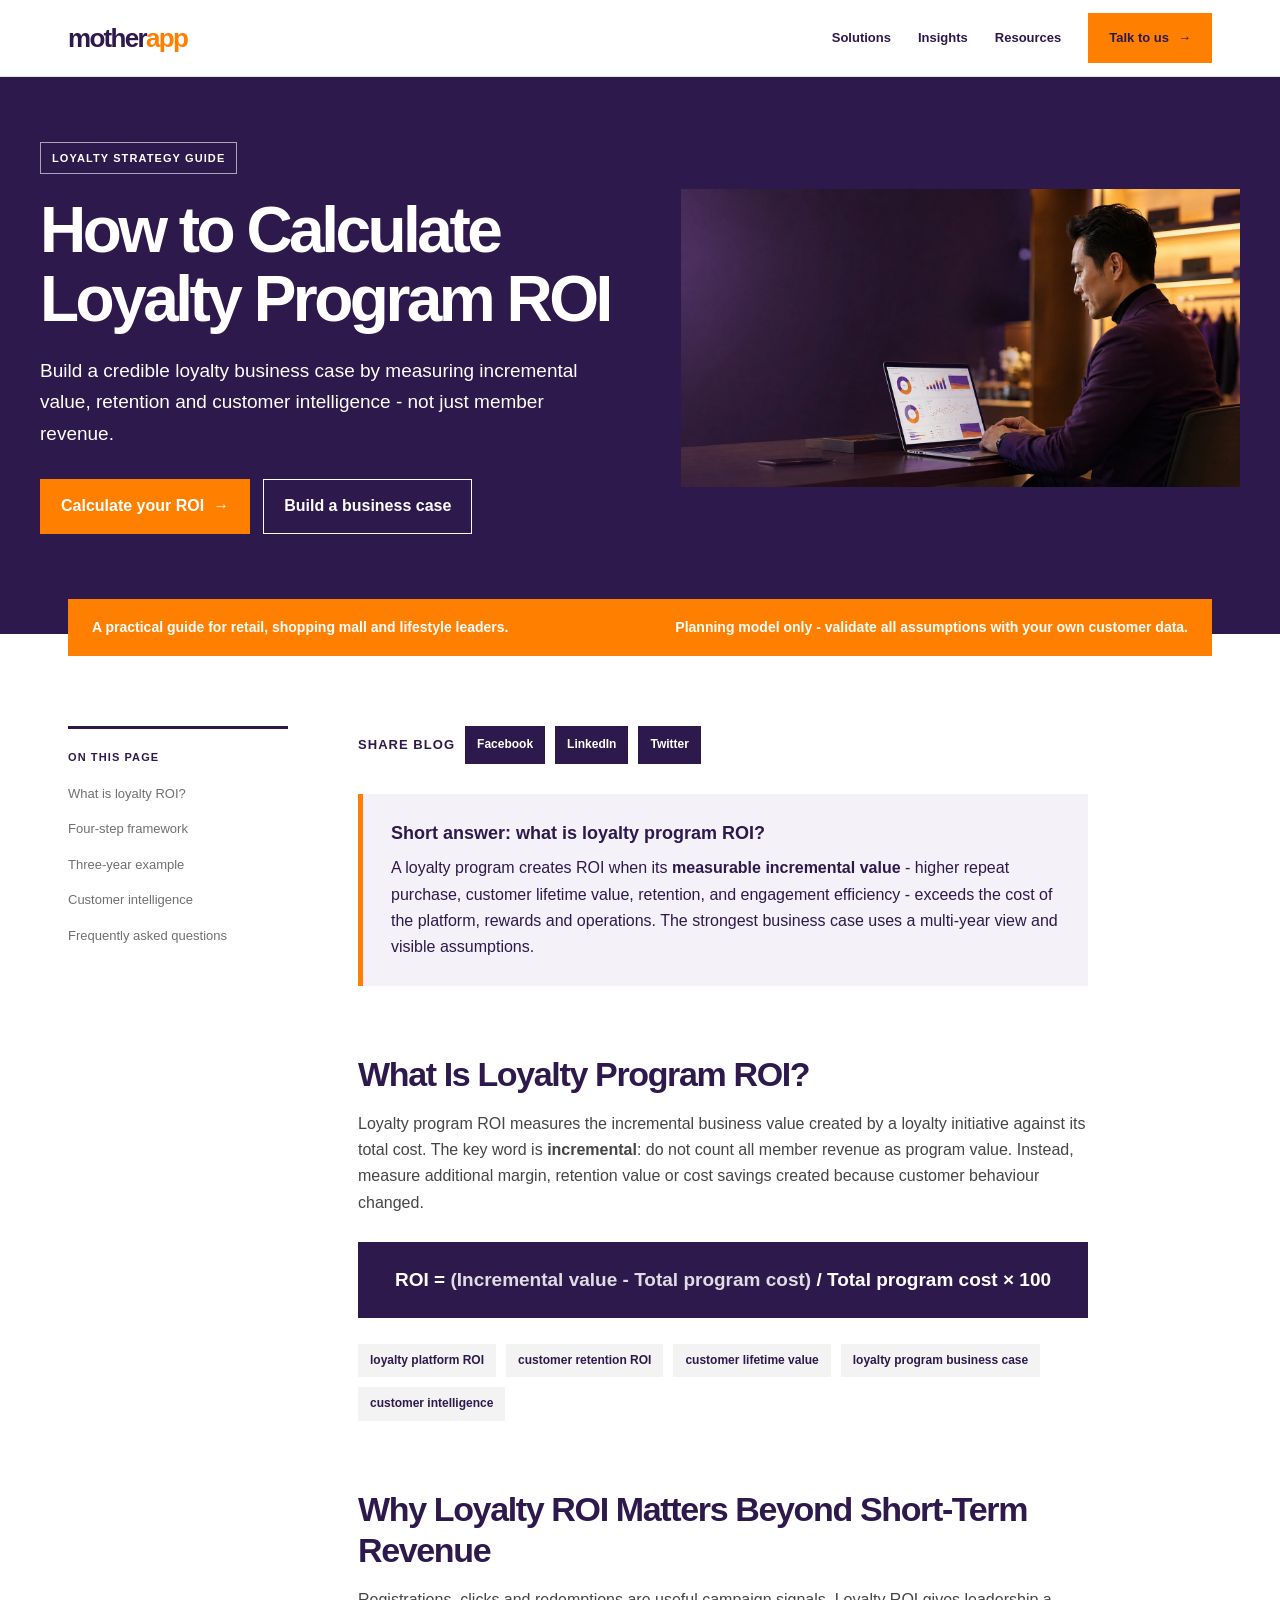
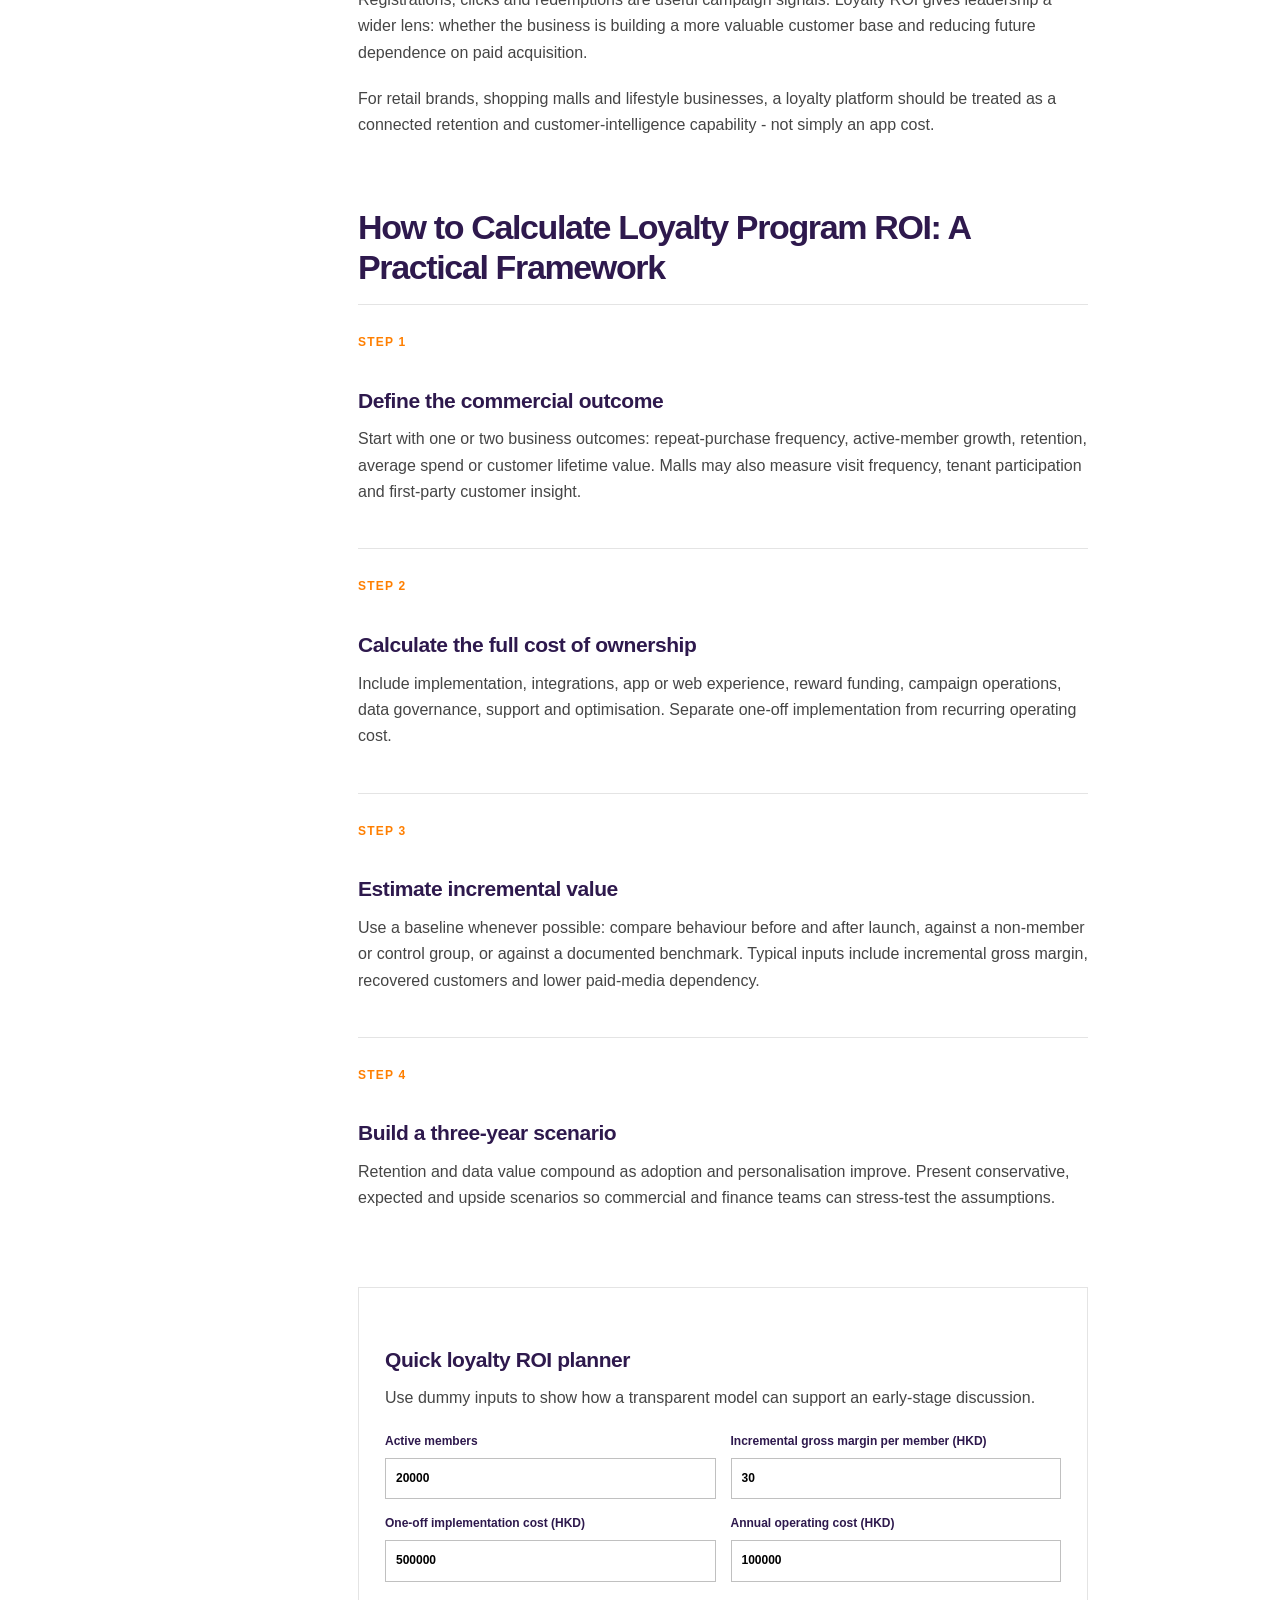
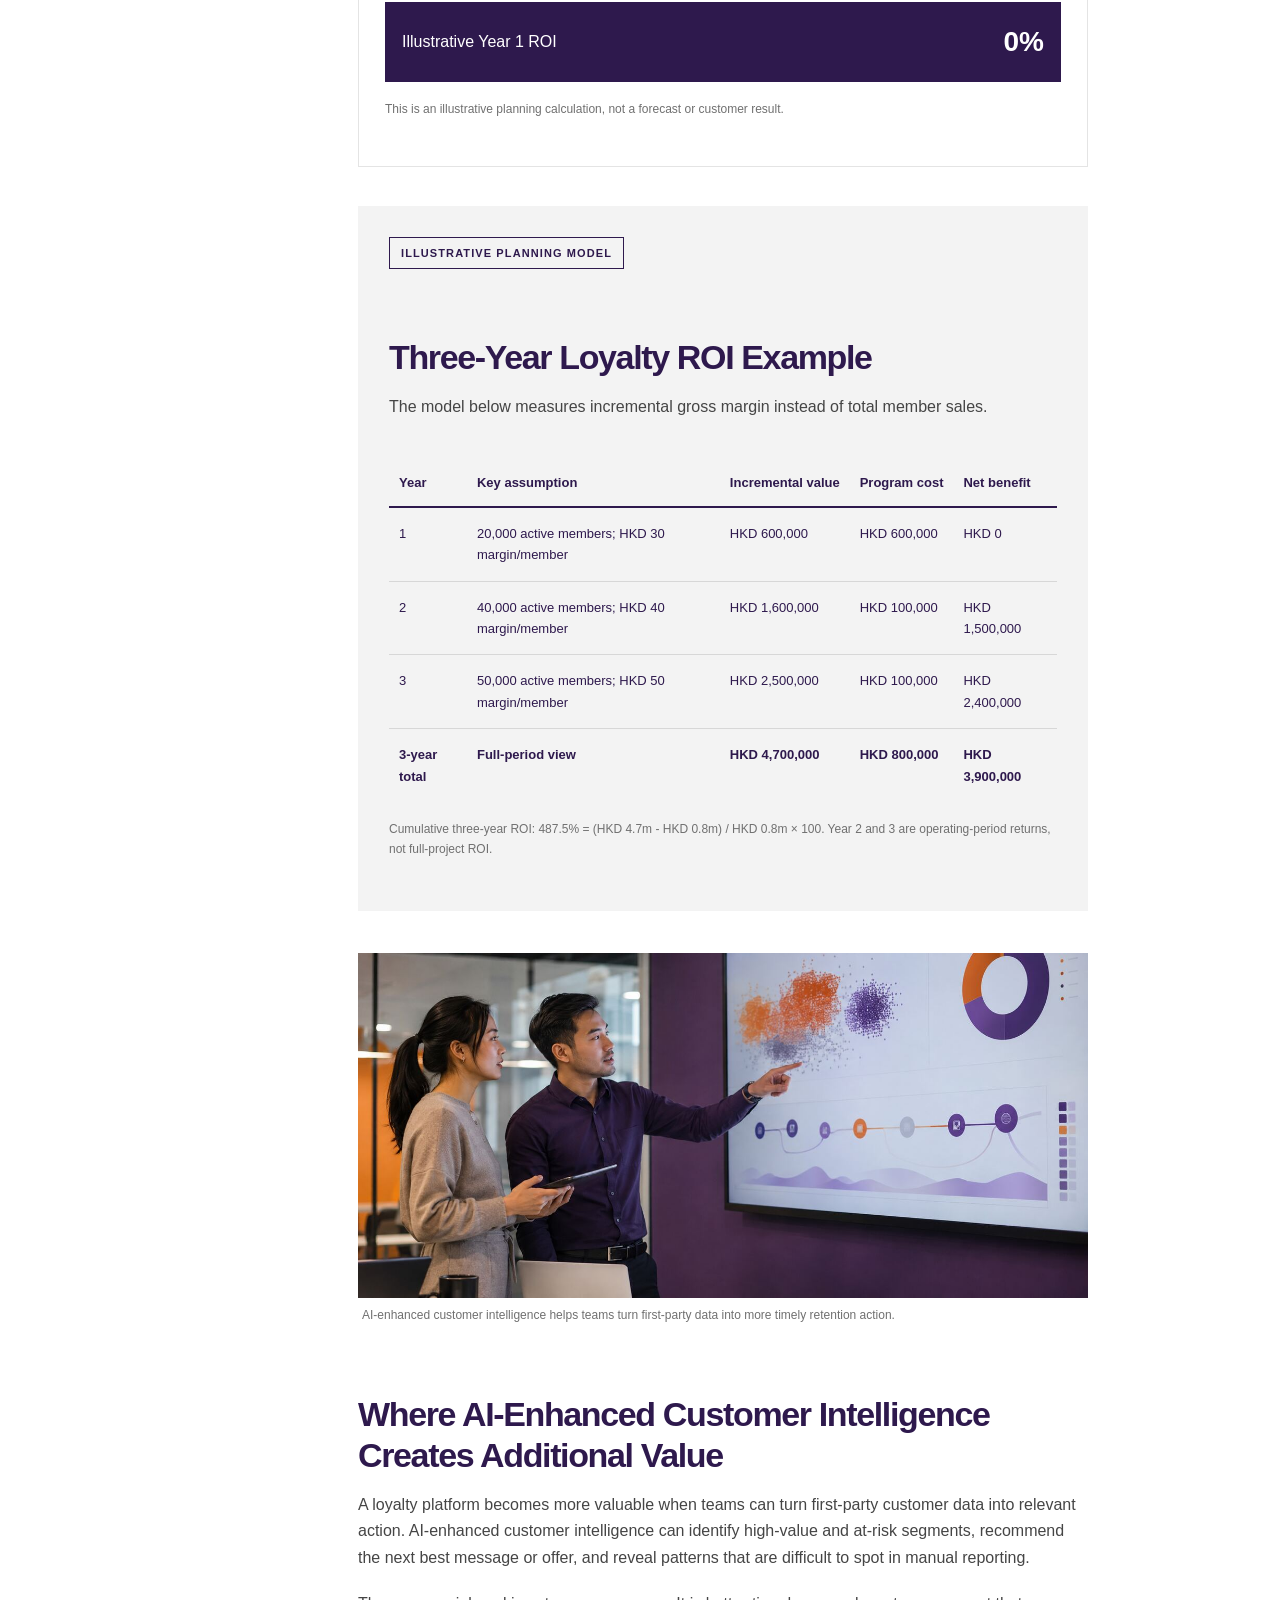
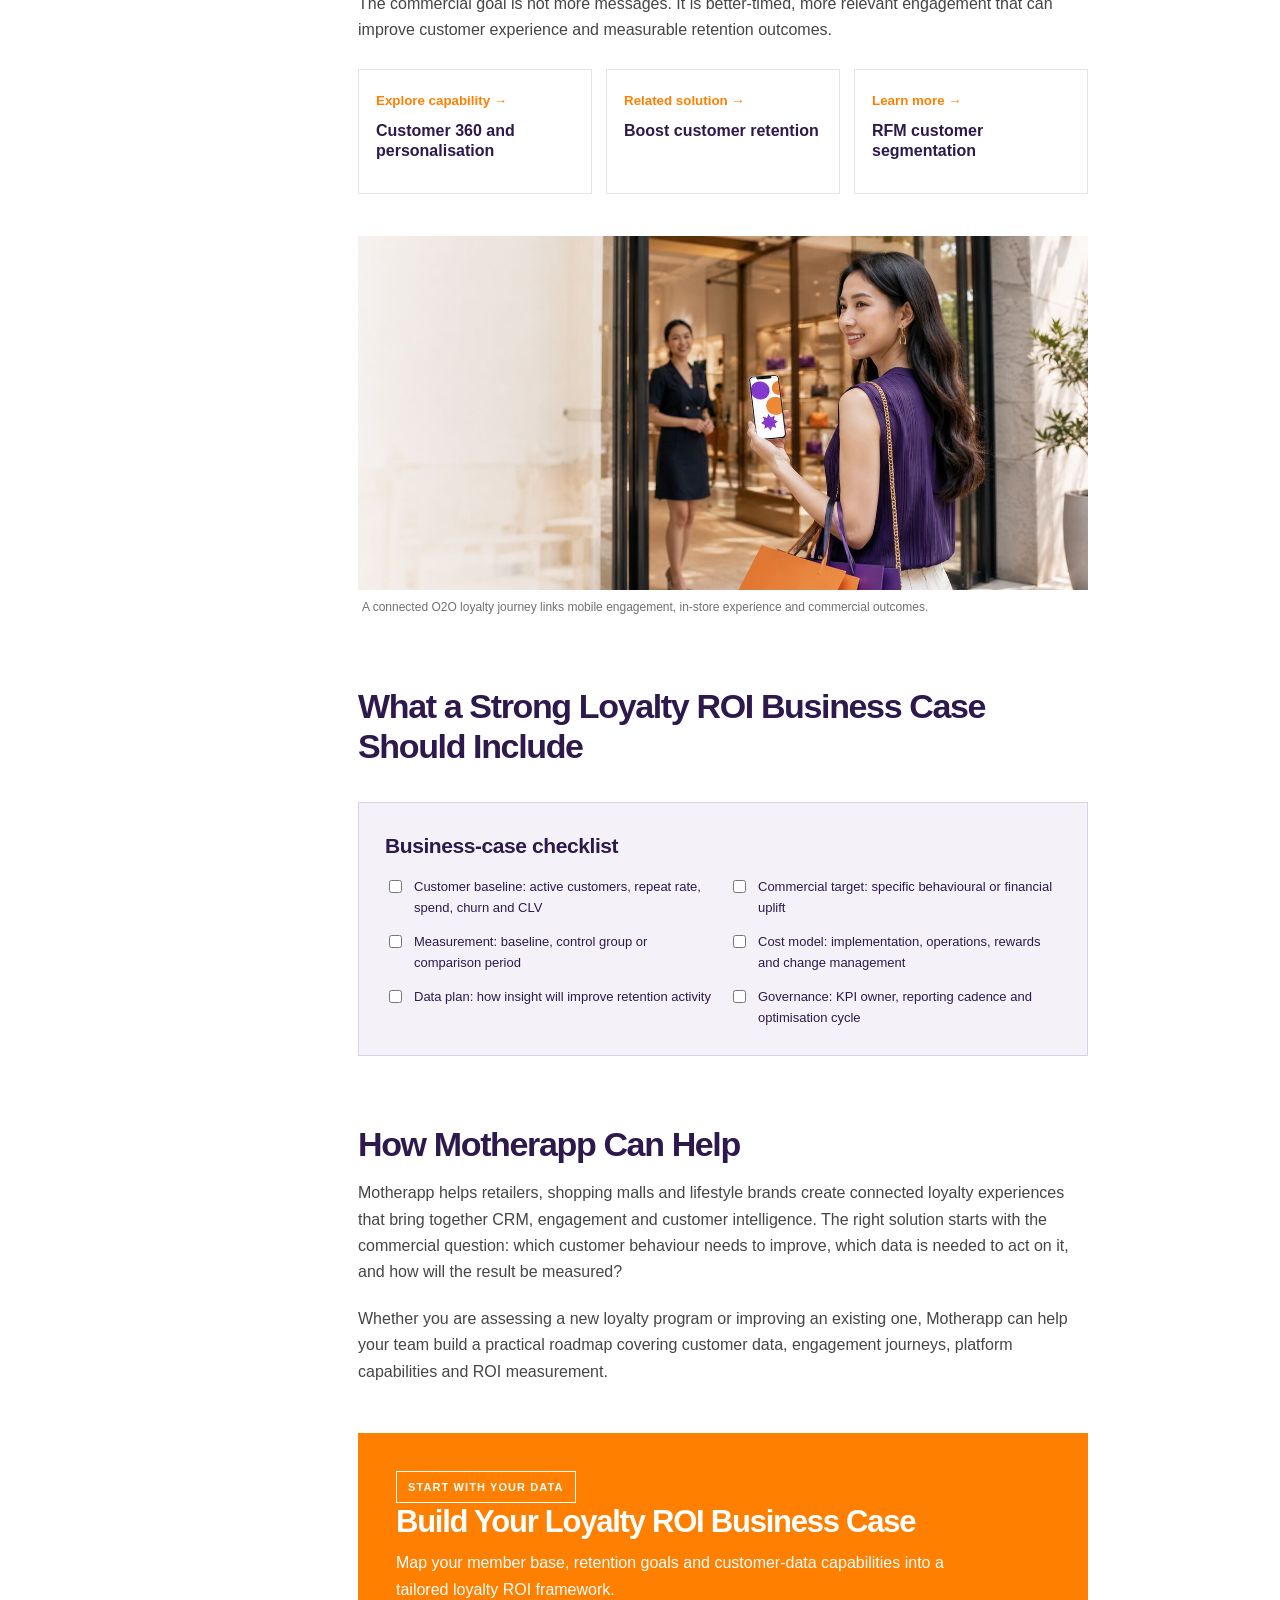
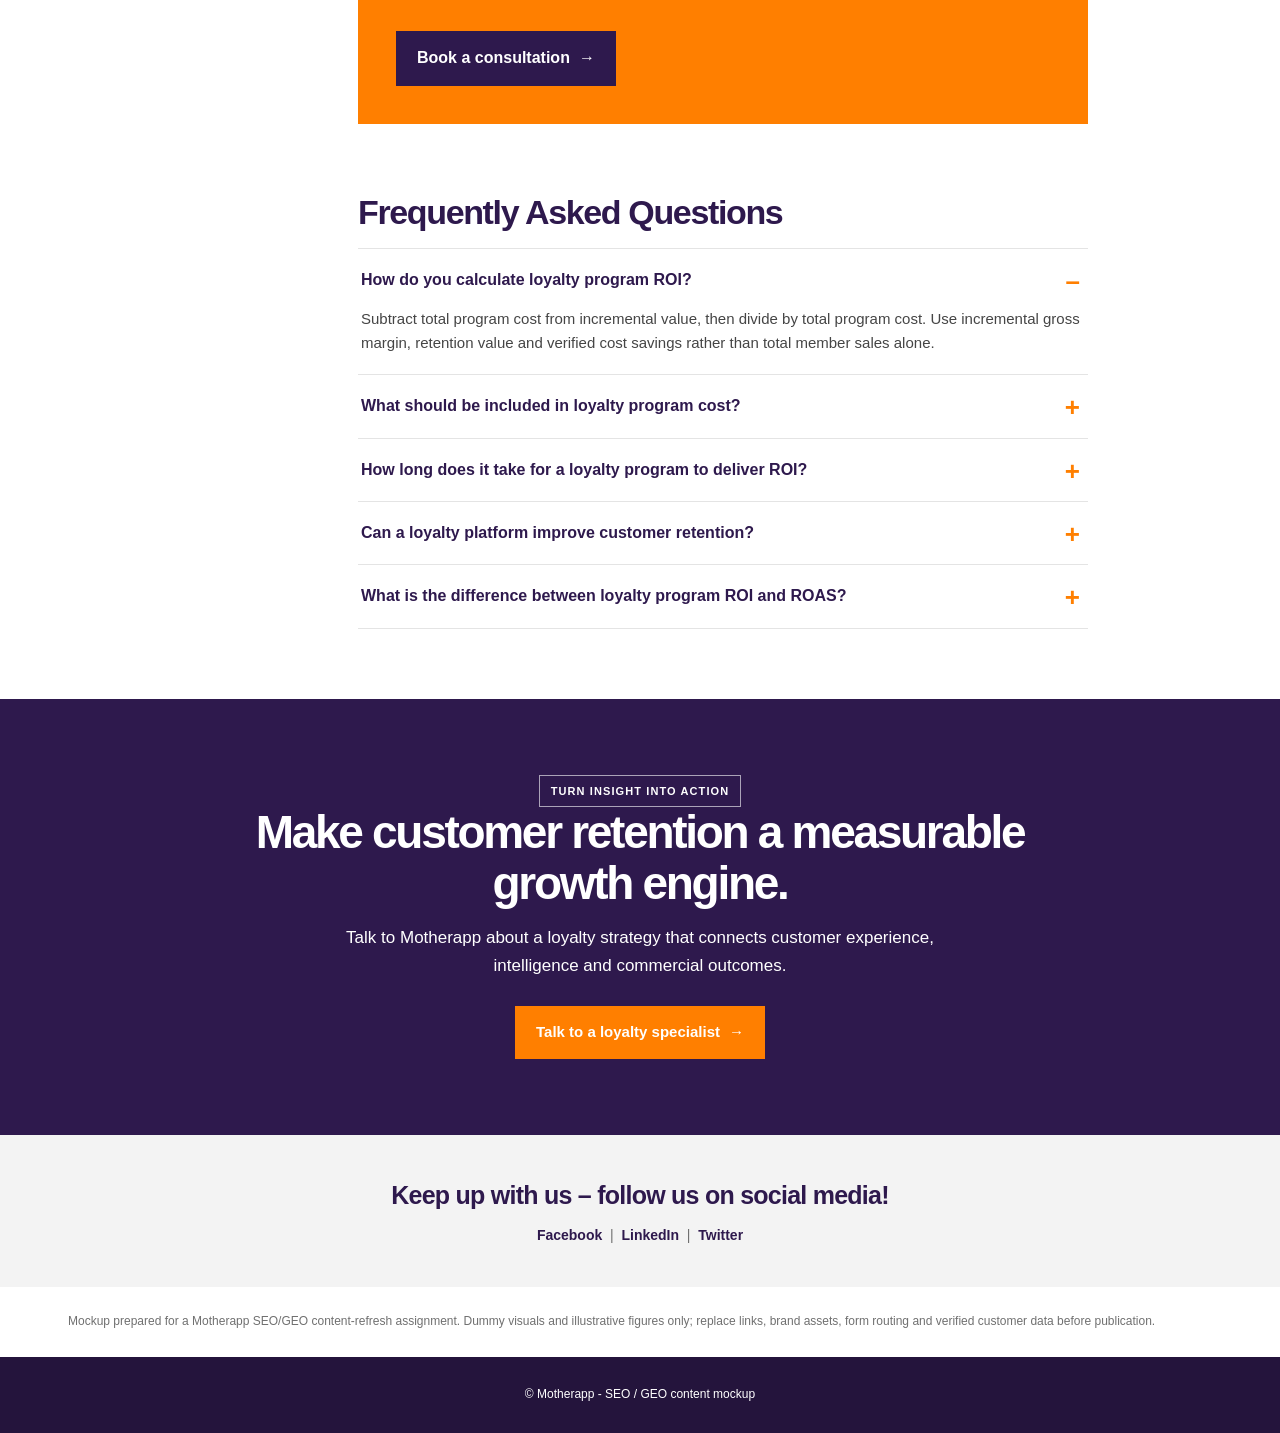
<file: motherapp-branded/index.html>
<!doctype html>
<html lang="en">
<head>
  <meta charset="utf-8">
  <meta name="viewport" content="width=device-width, initial-scale=1">
  <meta name="description" content="Learn how to calculate loyalty program ROI, from implementation and maintenance costs to revenue uplift, retention and customer lifetime value.">
  <meta name="keywords" content="loyalty program ROI, loyalty platform ROI, customer retention ROI, loyalty program business case, customer lifetime value, customer intelligence">
  <title>Loyalty Program ROI: Measure Returns | Motherapp</title>
  <style>
    :root{--ink:#2e194d;--deep:#2e194d;--orange:#ff7f00;--lavender:#f4f1f8;--soft:#f3f3f3;--cream:#fff;--line:#e4e4e4;--muted:#707070}*{box-sizing:border-box}html{scroll-behavior:smooth}body{margin:0;background:var(--cream);color:var(--ink);font-family:Montserrat,Arial,sans-serif;line-height:1.65}a{color:inherit}header{background:#fff;color:var(--ink);border-bottom:1px solid var(--line)}.nav{max-width:1200px;margin:auto;height:76px;padding:0 28px;display:flex;align-items:center;justify-content:space-between}.brand{font-weight:800;letter-spacing:-.065em;font-size:26px;text-decoration:none}.brand i{color:var(--orange);font-style:normal}.nav-links{display:flex;gap:27px;align-items:center;font-size:13px;font-weight:600}.nav-links a{text-decoration:none;color:var(--ink)}.nav-cta,.button{display:inline-flex;align-items:center;justify-content:center;gap:9px;text-decoration:none;border:1px solid var(--orange);cursor:pointer;font:inherit;font-weight:700;border-radius:0;padding:13px 20px;background:var(--orange);color:#fff;transition:.2s transform,.2s background}.button:hover,.nav-cta:hover{transform:translateY(-2px);background:#e87000}.hero{background:var(--deep);color:white;padding:65px 28px 100px}.hero-grid{max-width:1200px;margin:auto;display:grid;grid-template-columns:1.02fr .98fr;gap:60px;align-items:center}.eyebrow{display:inline-block;border:1px solid rgba(255,255,255,.6);padding:6px 11px;font-size:11px;font-weight:700;letter-spacing:.1em;text-transform:uppercase;color:#fff}h1{font-size:clamp(43px,5vw,67px);line-height:1.07;letter-spacing:-.055em;margin:22px 0 22px;max-width:700px}.lede{font-size:19px;line-height:1.65;color:#fff;max-width:615px}.hero-actions{display:flex;gap:13px;flex-wrap:wrap;margin-top:30px}.hero-actions .button.alt{color:#fff;background:transparent;border:1px solid #fff}.hero-img{width:100%;display:block}.trust{max-width:1200px;margin:-35px auto 0;position:relative;z-index:2;padding:0 28px}.trust-box{background:var(--orange);padding:17px 24px;display:flex;align-items:center;justify-content:space-between;gap:24px;font-size:14px;font-weight:600;color:#fff}.trust-box span{color:#fff}.layout{max-width:1200px;margin:70px auto;padding:0 28px;display:grid;grid-template-columns:220px minmax(0,730px);gap:70px}.toc{position:sticky;top:25px;align-self:start;border-top:3px solid var(--ink);padding-top:14px}.toc b{font-size:11px;text-transform:uppercase;letter-spacing:.1em}.toc a{display:block;text-decoration:none;margin-top:14px;font-size:13px;color:var(--muted)}.toc a:hover{color:var(--orange);font-weight:700}article h2{font-size:34px;line-height:1.2;letter-spacing:-.04em;margin:68px 0 16px}article h3{font-size:21px;letter-spacing:-.02em;margin:29px 0 8px}article p{font-size:16px;color:#454545;margin:0 0 20px}.answer{background:var(--lavender);border-left:5px solid var(--orange);padding:25px 28px;margin-bottom:35px}.answer strong{font-size:18px;display:block;margin-bottom:7px}.formula{background:var(--deep);color:white;padding:22px 24px;margin:26px 0;font-size:19px;font-weight:700;text-align:center}.formula em{color:#fff;opacity:.85;font-style:normal}.pill-row{display:flex;gap:10px;flex-wrap:wrap;margin:22px 0}.pill{background:var(--soft);padding:7px 12px;font-size:12px;font-weight:700}.step{padding:23px 0;border-top:1px solid var(--line)}.step-num{color:var(--orange);font-size:12px;font-weight:800;letter-spacing:.1em;text-transform:uppercase}.roi-card{background:var(--soft);padding:31px;margin:39px 0}.roi-card h3{margin-top:0}.table-wrap{overflow:auto}.roi-table{width:100%;border-collapse:collapse;font-size:13px;margin-top:20px}.roi-table th{text-align:left;padding:12px 10px;border-bottom:2px solid var(--ink);white-space:nowrap}.roi-table td{padding:15px 10px;vertical-align:top;border-bottom:1px solid #d7d7d7}.roi-table tr:last-child td{font-weight:800;border-bottom:0}.note{font-size:12px!important;color:#707070!important;margin-top:18px!important}.image-block{margin:42px 0}.image-block img{width:100%;display:block}.image-block figcaption{font-size:12px;color:var(--muted);margin:8px 4px}.inline-cta{background:var(--orange);padding:38px;margin:48px 0;color:#fff}.inline-cta h2{margin:0 0 10px;font-size:31px;max-width:540px}.inline-cta p{max-width:590px;color:#fff}.inline-cta .button{background:var(--deep);border-color:var(--deep);color:white;margin-top:8px}.checker{background:var(--lavender);border:1px solid #d9d1e7;padding:26px;margin:35px 0}.checker h3{margin:0 0 12px}.checker-grid{display:grid;grid-template-columns:1fr 1fr;gap:12px}.checker label{display:flex;gap:9px;align-items:flex-start;font-size:13px}.checker input{accent-color:var(--orange);margin-top:4px}.faq{border-top:1px solid var(--line)}details{border-bottom:1px solid var(--line);padding:18px 3px}summary{cursor:pointer;font-size:16px;font-weight:700;list-style:none;padding-right:28px;position:relative}summary:after{content:'+';position:absolute;right:5px;font-size:26px;top:-7px;color:var(--orange)}details[open] summary:after{content:'–'}details p{margin:13px 0 0;font-size:15px}.links{display:grid;grid-template-columns:repeat(3,1fr);gap:14px;margin-top:25px}.link-card{border:1px solid var(--line);padding:17px;text-decoration:none;background:white;min-height:125px}.link-card:hover{border-color:var(--orange)}.link-card small{color:var(--orange);font-weight:700}.link-card b{display:block;line-height:1.25;margin-top:8px}.bottom-cta{background:var(--deep);color:white;padding:76px 28px}.bottom-cta-inner{max-width:900px;margin:auto;text-align:center}.bottom-cta h2{font-size:46px;letter-spacing:-.05em;line-height:1.1;margin:0 0 16px}.bottom-cta p{color:#fff;font-size:17px;max-width:630px;margin:0 auto 26px}.bottom-cta .button{font-size:15px}.disclaimer{max-width:1200px;margin:0 auto;padding:25px 28px;color:#707070;font-size:12px}footer{background:#24143c;color:#fff;padding:28px;text-align:center;font-size:12px}.roi-tool{background:white;border:1px solid var(--line);padding:26px;margin:32px 0}.tool-grid{display:grid;grid-template-columns:1fr 1fr;gap:15px}.tool-grid label{font-size:12px;font-weight:700;color:var(--ink)}.tool-grid input{display:block;width:100%;margin-top:6px;border:1px solid #c0c0c0;padding:10px;font:inherit}.result{margin-top:20px;background:var(--deep);padding:17px;color:white;display:flex;justify-content:space-between;align-items:center}.result b{font-size:28px;color:#fff}@media(max-width:820px){.nav-links{display:none}.hero-grid,.layout{grid-template-columns:1fr}.hero{padding-top:42px}.trust{margin:0;background:var(--deep);padding-bottom:30px}.trust-box{margin:0}.toc{display:none}.layout{margin:50px auto;gap:0}article h2{font-size:30px}.links{grid-template-columns:1fr}.checker-grid,.tool-grid{grid-template-columns:1fr}.bottom-cta h2{font-size:39px}}@media(max-width:470px){.nav{padding:0 18px}.hero,.layout,.trust{padding-left:18px;padding-right:18px}.trust-box{align-items:flex-start;flex-direction:column}h1{font-size:44px}.hero-actions .button{width:100%}.roi-card,.inline-cta{padding:23px}.bottom-cta{padding:60px 20px}}
  .share-blog{display:flex;align-items:center;gap:10px;flex-wrap:wrap;margin:0 0 30px}.share-blog strong{font-size:13px;text-transform:uppercase;letter-spacing:.08em}.share-link{display:inline-flex;align-items:center;justify-content:center;min-width:38px;height:38px;padding:0 12px;background:var(--deep);color:#fff;text-decoration:none;font-size:12px;font-weight:700}.share-link:hover{background:var(--orange)}.follow-us{background:var(--soft);padding:40px 28px;text-align:center}.follow-us h2{margin:0 0 8px;font-size:25px;letter-spacing:-.03em}.follow-us p{margin:0;color:var(--muted);font-size:14px}.follow-us a{color:var(--ink);font-weight:700;text-decoration:none}.follow-us a:hover{color:var(--orange)}@media(max-width:470px){.share-blog{align-items:flex-start}.share-blog strong{width:100%}}
/* Mobile resilience: prevent any content block from widening the document. */
html,body{max-width:100%;overflow-x:hidden}img,svg{max-width:100%;height:auto}.layout,article,.roi-tool,.roi-card,.answer,.inline-cta,.table-wrap,.tool-grid,.checker-grid{min-width:0}
@media(max-width:820px){.layout{width:100%;padding-left:20px;padding-right:20px}.hero,.trust{padding-left:20px;padding-right:20px}.hero-grid,article{width:100%;min-width:0}.share-blog{margin-bottom:26px}.share-link{min-width:0}.roi-tool,.roi-card,.answer,.inline-cta{max-width:100%}.table-wrap{width:100%;overflow-x:auto;-webkit-overflow-scrolling:touch}.roi-table{min-width:650px}.formula{overflow-wrap:anywhere;word-break:break-word}.tool-grid label{min-width:0}.tool-grid input{max-width:100%;font-size:16px}}
@media(max-width:480px){body{line-height:1.55}.nav{height:64px}.brand{font-size:23px}.hero{padding-top:38px;padding-bottom:54px}h1{font-size:38px;letter-spacing:-.05em}.lede{font-size:17px}.trust-box{padding:16px;font-size:13px}.layout{margin:42px auto;padding-left:18px;padding-right:18px}article h2{font-size:28px;line-height:1.16;margin:48px 0 14px}article h3{font-size:21px;line-height:1.25}article p{font-size:16px;line-height:1.6}.answer{padding:20px 18px}.answer strong{font-size:17px}.formula{padding:18px 16px;font-size:17px;line-height:1.4}.pill{font-size:12px}.roi-tool,.roi-card{padding:22px 18px;margin:28px 0}.tool-grid{gap:14px}.tool-grid input{padding:12px}.result{align-items:flex-start;gap:6px;flex-direction:column}.result b{font-size:26px}.inline-cta{padding:28px 20px;margin:35px 0}.inline-cta h2{font-size:28px}.checker{padding:20px 18px}.checker-grid{gap:14px}.links{gap:12px}.link-card{min-height:auto;padding:16px}.share-blog{gap:8px}.share-blog strong{font-size:12px}.share-link{height:36px;padding:0 10px;font-size:12px}summary{font-size:16px;line-height:1.45;padding-right:30px}details{padding:16px 0}.bottom-cta{padding:58px 20px}.bottom-cta h2{font-size:34px}.bottom-cta p{font-size:16px}.follow-us{padding:32px 20px}.follow-us h2{font-size:25px}.disclaimer{padding:24px 20px;font-size:12px}.roi-table{font-size:13px}.roi-table th,.roi-table td{padding:12px 10px}}
</style>
</head>
<body>
  <header><nav class="nav" aria-label="Main navigation"><a class="brand" href="#top">mother<i>app</i></a><div class="nav-links"><a href="#framework">Solutions</a><a href="#roi-model">Insights</a><a href="#faq">Resources</a><a class="nav-cta" href="https://motherapp.com/contact/">Talk to us <span>→</span></a></div></nav></header>
  <main id="top">
    <section class="hero"><div class="hero-grid"><div><span class="eyebrow">Loyalty strategy guide</span><h1>How to Calculate Loyalty Program ROI</h1><p class="lede">Build a credible loyalty business case by measuring incremental value, retention and customer intelligence - not just member revenue.</p><div class="hero-actions"><a class="button" href="#roi-tool">Calculate your ROI <span>→</span></a><a class="button alt" href="#checker">Build a business case</a></div></div><img class="hero-img" src="assets/loyalty-roi-hero-dashboard.jpg" alt="Retail leader reviewing a loyalty program ROI dashboard and mobile loyalty experience"></div></section>
    <div class="trust"><div class="trust-box"><strong>A practical guide for retail, shopping mall and lifestyle leaders.</strong><span>Planning model only - validate all assumptions with your own customer data.</span></div></div>
    <div class="layout"><aside class="toc"><b>On this page</b><a href="#what-is-roi">What is loyalty ROI?</a><a href="#framework">Four-step framework</a><a href="#roi-model">Three-year example</a><a href="#intelligence">Customer intelligence</a><a href="#faq">Frequently asked questions</a></aside><article>
      <div class="share-blog" aria-label="Share this blog"><strong>Share Blog</strong><a class="share-link" href="https://www.facebook.com/sharer/sharer.php?u=https%3A%2F%2Fmotherapp.com%2Finsights%2Fen-loyalty-roi%2F" target="_blank" rel="noopener noreferrer" aria-label="Share on Facebook">Facebook</a><a class="share-link" href="https://www.linkedin.com/sharing/share-offsite/?url=https%3A%2F%2Fmotherapp.com%2Finsights%2Fen-loyalty-roi%2F" target="_blank" rel="noopener noreferrer" aria-label="Share on LinkedIn">LinkedIn</a><a class="share-link" href="https://twitter.com/intent/tweet?url=https%3A%2F%2Fmotherapp.com%2Finsights%2Fen-loyalty-roi%2F&text=How%20to%20Calculate%20Loyalty%20Program%20ROI" target="_blank" rel="noopener noreferrer" aria-label="Share on Twitter">Twitter</a></div><div class="answer"><strong>Short answer: what is loyalty program ROI?</strong>A loyalty program creates ROI when its <b>measurable incremental value</b> - higher repeat purchase, customer lifetime value, retention, and engagement efficiency - exceeds the cost of the platform, rewards and operations. The strongest business case uses a multi-year view and visible assumptions.</div>
      <h2 id="what-is-roi">What Is Loyalty Program ROI?</h2><p>Loyalty program ROI measures the incremental business value created by a loyalty initiative against its total cost. The key word is <b>incremental</b>: do not count all member revenue as program value. Instead, measure additional margin, retention value or cost savings created because customer behaviour changed.</p><div class="formula">ROI = <em>(Incremental value - Total program cost)</em> / Total program cost × 100</div><div class="pill-row"><span class="pill">loyalty platform ROI</span><span class="pill">customer retention ROI</span><span class="pill">customer lifetime value</span><span class="pill">loyalty program business case</span><span class="pill">customer intelligence</span></div>
      <h2>Why Loyalty ROI Matters Beyond Short-Term Revenue</h2><p>Registrations, clicks and redemptions are useful campaign signals. Loyalty ROI gives leadership a wider lens: whether the business is building a more valuable customer base and reducing future dependence on paid acquisition.</p><p>For retail brands, shopping malls and lifestyle businesses, a loyalty platform should be treated as a connected retention and customer-intelligence capability - not simply an app cost.</p>
      <h2 id="framework">How to Calculate Loyalty Program ROI: A Practical Framework</h2><div class="step"><span class="step-num">Step 1</span><h3>Define the commercial outcome</h3><p>Start with one or two business outcomes: repeat-purchase frequency, active-member growth, retention, average spend or customer lifetime value. Malls may also measure visit frequency, tenant participation and first-party customer insight.</p></div><div class="step"><span class="step-num">Step 2</span><h3>Calculate the full cost of ownership</h3><p>Include implementation, integrations, app or web experience, reward funding, campaign operations, data governance, support and optimisation. Separate one-off implementation from recurring operating cost.</p></div><div class="step"><span class="step-num">Step 3</span><h3>Estimate incremental value</h3><p>Use a baseline whenever possible: compare behaviour before and after launch, against a non-member or control group, or against a documented benchmark. Typical inputs include incremental gross margin, recovered customers and lower paid-media dependency.</p></div><div class="step"><span class="step-num">Step 4</span><h3>Build a three-year scenario</h3><p>Retention and data value compound as adoption and personalisation improve. Present conservative, expected and upside scenarios so commercial and finance teams can stress-test the assumptions.</p></div>
      <section class="roi-tool" id="roi-tool"><h3>Quick loyalty ROI planner</h3><p>Use dummy inputs to show how a transparent model can support an early-stage discussion.</p><div class="tool-grid"><label>Active members<input id="members" type="number" value="20000" min="0"></label><label>Incremental gross margin per member (HKD)<input id="margin" type="number" value="30" min="0"></label><label>One-off implementation cost (HKD)<input id="implementation" type="number" value="500000" min="0"></label><label>Annual operating cost (HKD)<input id="operations" type="number" value="100000" min="0"></label></div><div class="result"><span>Illustrative Year 1 ROI</span><b id="roi-result">0.0%</b></div><p class="note">This is an illustrative planning calculation, not a forecast or customer result.</p></section>
      <section class="roi-card" id="roi-model"><span class="eyebrow" style="color:#2e194d;border-color:#2e194d">Illustrative planning model</span><h2>Three-Year Loyalty ROI Example</h2><p>The model below measures incremental gross margin instead of total member sales.</p><div class="table-wrap"><table class="roi-table"><thead><tr><th>Year</th><th>Key assumption</th><th>Incremental value</th><th>Program cost</th><th>Net benefit</th></tr></thead><tbody><tr><td>1</td><td>20,000 active members; HKD 30 margin/member</td><td>HKD 600,000</td><td>HKD 600,000</td><td>HKD 0</td></tr><tr><td>2</td><td>40,000 active members; HKD 40 margin/member</td><td>HKD 1,600,000</td><td>HKD 100,000</td><td>HKD 1,500,000</td></tr><tr><td>3</td><td>50,000 active members; HKD 50 margin/member</td><td>HKD 2,500,000</td><td>HKD 100,000</td><td>HKD 2,400,000</td></tr><tr><td>3-year total</td><td>Full-period view</td><td>HKD 4,700,000</td><td>HKD 800,000</td><td>HKD 3,900,000</td></tr></tbody></table></div><p class="note">Cumulative three-year ROI: 487.5% = (HKD 4.7m - HKD 0.8m) / HKD 0.8m × 100. Year 2 and 3 are operating-period returns, not full-project ROI.</p></section>
      <figure class="image-block"><img src="assets/customer-intelligence-team-v2.jpg" alt="Retail marketing team analysing AI-enhanced customer segments and engagement journeys"><figcaption>AI-enhanced customer intelligence helps teams turn first-party data into more timely retention action.</figcaption></figure>
      <h2 id="intelligence">Where AI-Enhanced Customer Intelligence Creates Additional Value</h2><p>A loyalty platform becomes more valuable when teams can turn first-party customer data into relevant action. AI-enhanced customer intelligence can identify high-value and at-risk segments, recommend the next best message or offer, and reveal patterns that are difficult to spot in manual reporting.</p><p>The commercial goal is not more messages. It is better-timed, more relevant engagement that can improve customer experience and measurable retention outcomes.</p><div class="links"><a class="link-card" href="https://motherapp.com/customer-360/"><small>Explore capability →</small><b>Customer 360 and personalisation</b></a><a class="link-card" href="https://motherapp.com/boost-customer-retention/"><small>Related solution →</small><b>Boost customer retention</b></a><a class="link-card" href="https://motherapp.com/insights/en-rfm-model/"><small>Learn more →</small><b>RFM customer segmentation</b></a></div>
      <figure class="image-block"><img src="assets/o2o-loyalty-journey-v2.jpg" alt="Customer using a mobile loyalty app during an in-store retail experience"><figcaption>A connected O2O loyalty journey links mobile engagement, in-store experience and commercial outcomes.</figcaption></figure>
      <h2>What a Strong Loyalty ROI Business Case Should Include</h2><div class="checker" id="checker"><h3>Business-case checklist</h3><div class="checker-grid"><label><input type="checkbox">Customer baseline: active customers, repeat rate, spend, churn and CLV</label><label><input type="checkbox">Commercial target: specific behavioural or financial uplift</label><label><input type="checkbox">Measurement: baseline, control group or comparison period</label><label><input type="checkbox">Cost model: implementation, operations, rewards and change management</label><label><input type="checkbox">Data plan: how insight will improve retention activity</label><label><input type="checkbox">Governance: KPI owner, reporting cadence and optimisation cycle</label></div></div>
      <section class="motherapp-help" id="how-motherapp-can-help"><h2>How Motherapp Can Help</h2><p>Motherapp helps retailers, shopping malls and lifestyle brands create connected loyalty experiences that bring together CRM, engagement and customer intelligence. The right solution starts with the commercial question: which customer behaviour needs to improve, which data is needed to act on it, and how will the result be measured?</p><p>Whether you are assessing a new loyalty program or improving an existing one, Motherapp can help your team build a practical roadmap covering customer data, engagement journeys, platform capabilities and ROI measurement.</p></section>
      <div class="inline-cta" id="consultation"><span class="eyebrow" style="color:#fff;border-color:#fff">Start with your data</span><h2>Build Your Loyalty ROI Business Case</h2><p>Map your member base, retention goals and customer-data capabilities into a tailored loyalty ROI framework.</p><a class="button" href="https://motherapp.com/contact/">Book a consultation <span>→</span></a></div>
      <h2 id="faq">Frequently Asked Questions</h2><div class="faq"><details open><summary>How do you calculate loyalty program ROI?</summary><p>Subtract total program cost from incremental value, then divide by total program cost. Use incremental gross margin, retention value and verified cost savings rather than total member sales alone.</p></details><details><summary>What should be included in loyalty program cost?</summary><p>Include implementation, integrations, ongoing platform fees, reward funding, campaign operations, support, analytics and optimisation. Separate one-off costs from recurring costs.</p></details><details><summary>How long does it take for a loyalty program to deliver ROI?</summary><p>It depends on member adoption, the starting customer base, the proposition and execution. A multi-year model is usually more useful because retention and customer-data value take time to build.</p></details><details><summary>Can a loyalty platform improve customer retention?</summary><p>Yes, when customers receive relevant value and teams have the insight and tools to make engagement more timely and personal. Measure impact against a baseline or comparison group.</p></details><details><summary>What is the difference between loyalty program ROI and ROAS?</summary><p>ROAS measures revenue attributed to advertising spend. Loyalty ROI evaluates a broader investment, including retention, customer lifetime value, operational efficiency and customer intelligence.</p></details></div>
    </article></div>
    <section class="bottom-cta"><div class="bottom-cta-inner"><span class="eyebrow">Turn insight into action</span><h2>Make customer retention a measurable growth engine.</h2><p>Talk to Motherapp about a loyalty strategy that connects customer experience, intelligence and commercial outcomes.</p><a class="button" href="https://motherapp.com/contact/">Talk to a loyalty specialist <span>→</span></a></div></section>
  </main><section class="follow-us"><h2>Keep up with us – follow us on social media!</h2><p><a href="https://www.facebook.com/MotherAppHK/" target="_blank" rel="noopener noreferrer">Facebook</a> &nbsp;|&nbsp; <a href="https://www.linkedin.com/company/motherapp/" target="_blank" rel="noopener noreferrer">LinkedIn</a> &nbsp;|&nbsp; <a href="https://twitter.com/motherapp?lang=en" target="_blank" rel="noopener noreferrer">Twitter</a></p></section><div class="disclaimer">Mockup prepared for a Motherapp SEO/GEO content-refresh assignment. Dummy visuals and illustrative figures only; replace links, brand assets, form routing and verified customer data before publication.</div><footer>© Motherapp - SEO / GEO content mockup</footer>
  <script>const n=id=>document.getElementById(id),fmt=new Intl.NumberFormat('en-US',{maximumFractionDigits:1});function calc(){const v=['members','margin','implementation','operations'].map(id=>Number(n(id).value)||0),value=v[0]*v[1],cost=v[2]+v[3],roi=cost?((value-cost)/cost)*100:0;n('roi-result').textContent=fmt.format(roi)+'%'}['members','margin','implementation','operations'].forEach(id=>n(id).addEventListener('input',calc));calc();</script>
</body>
</html>
</file>
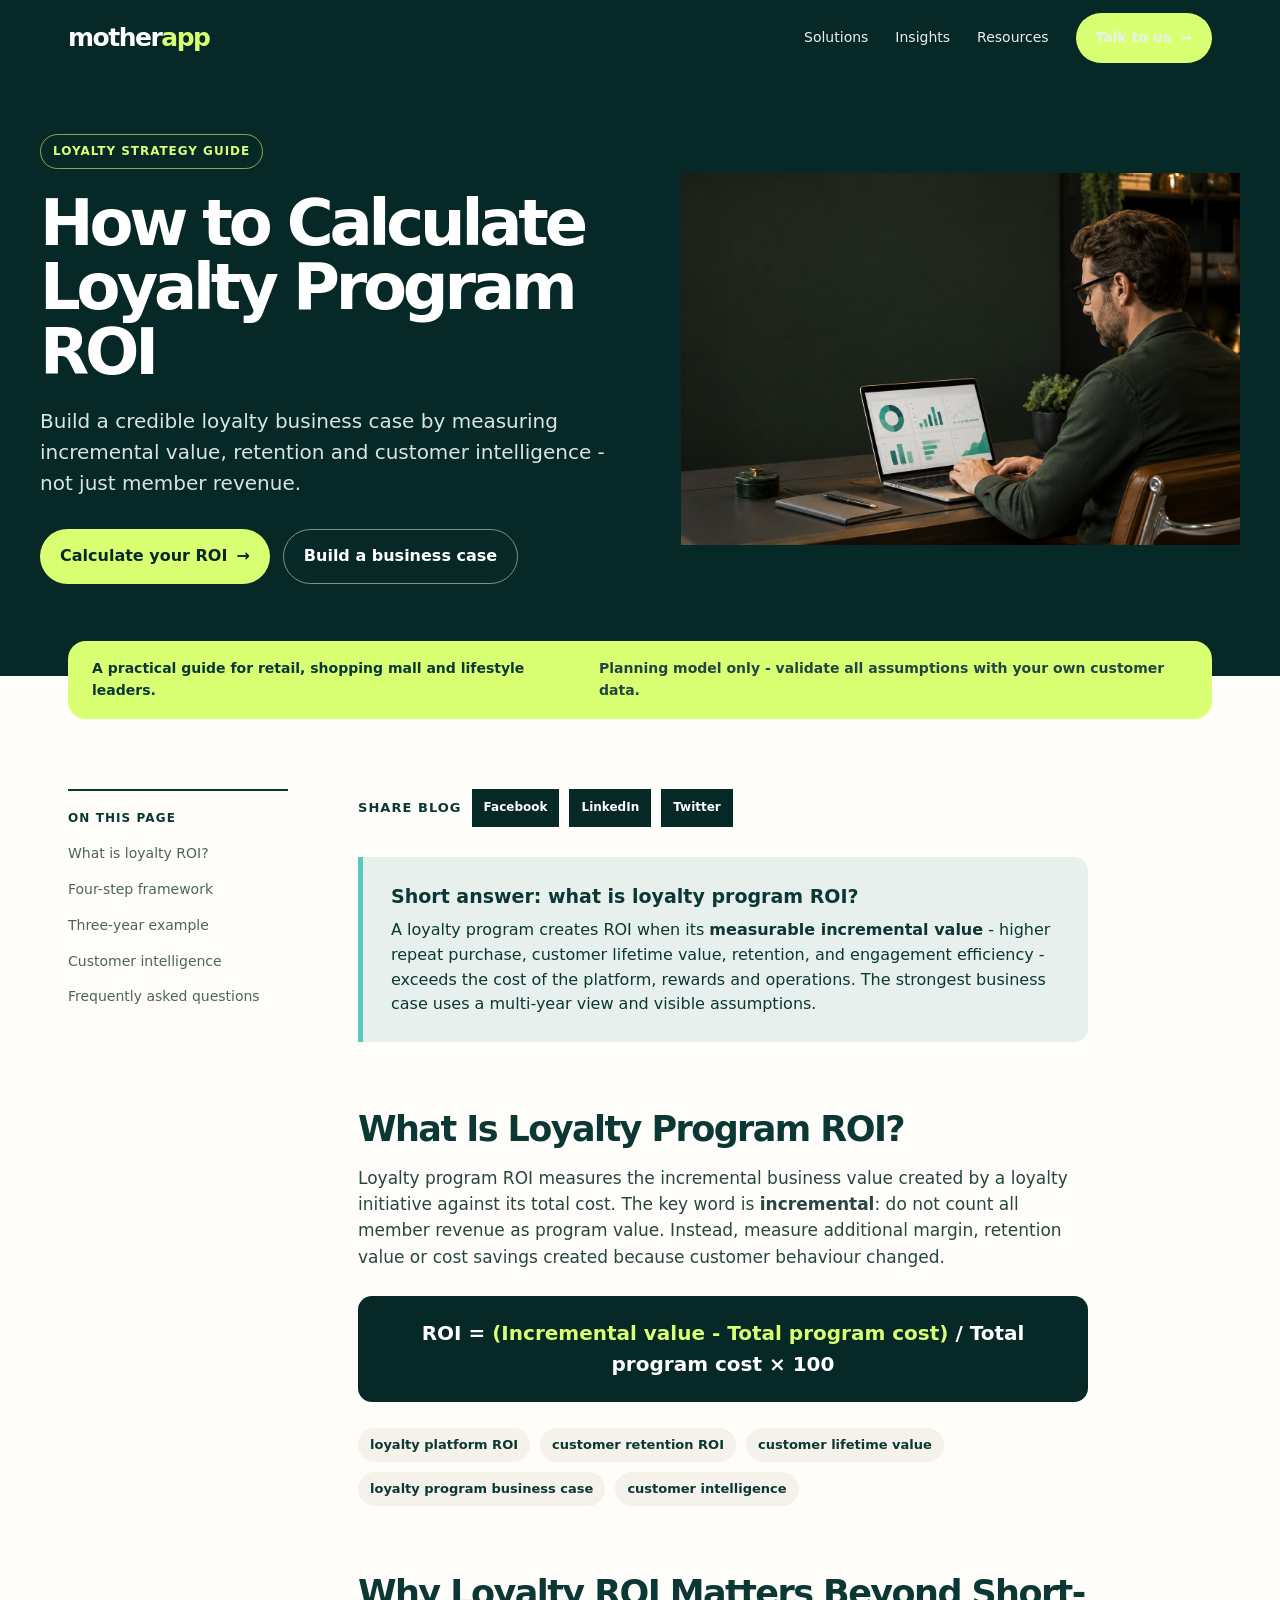
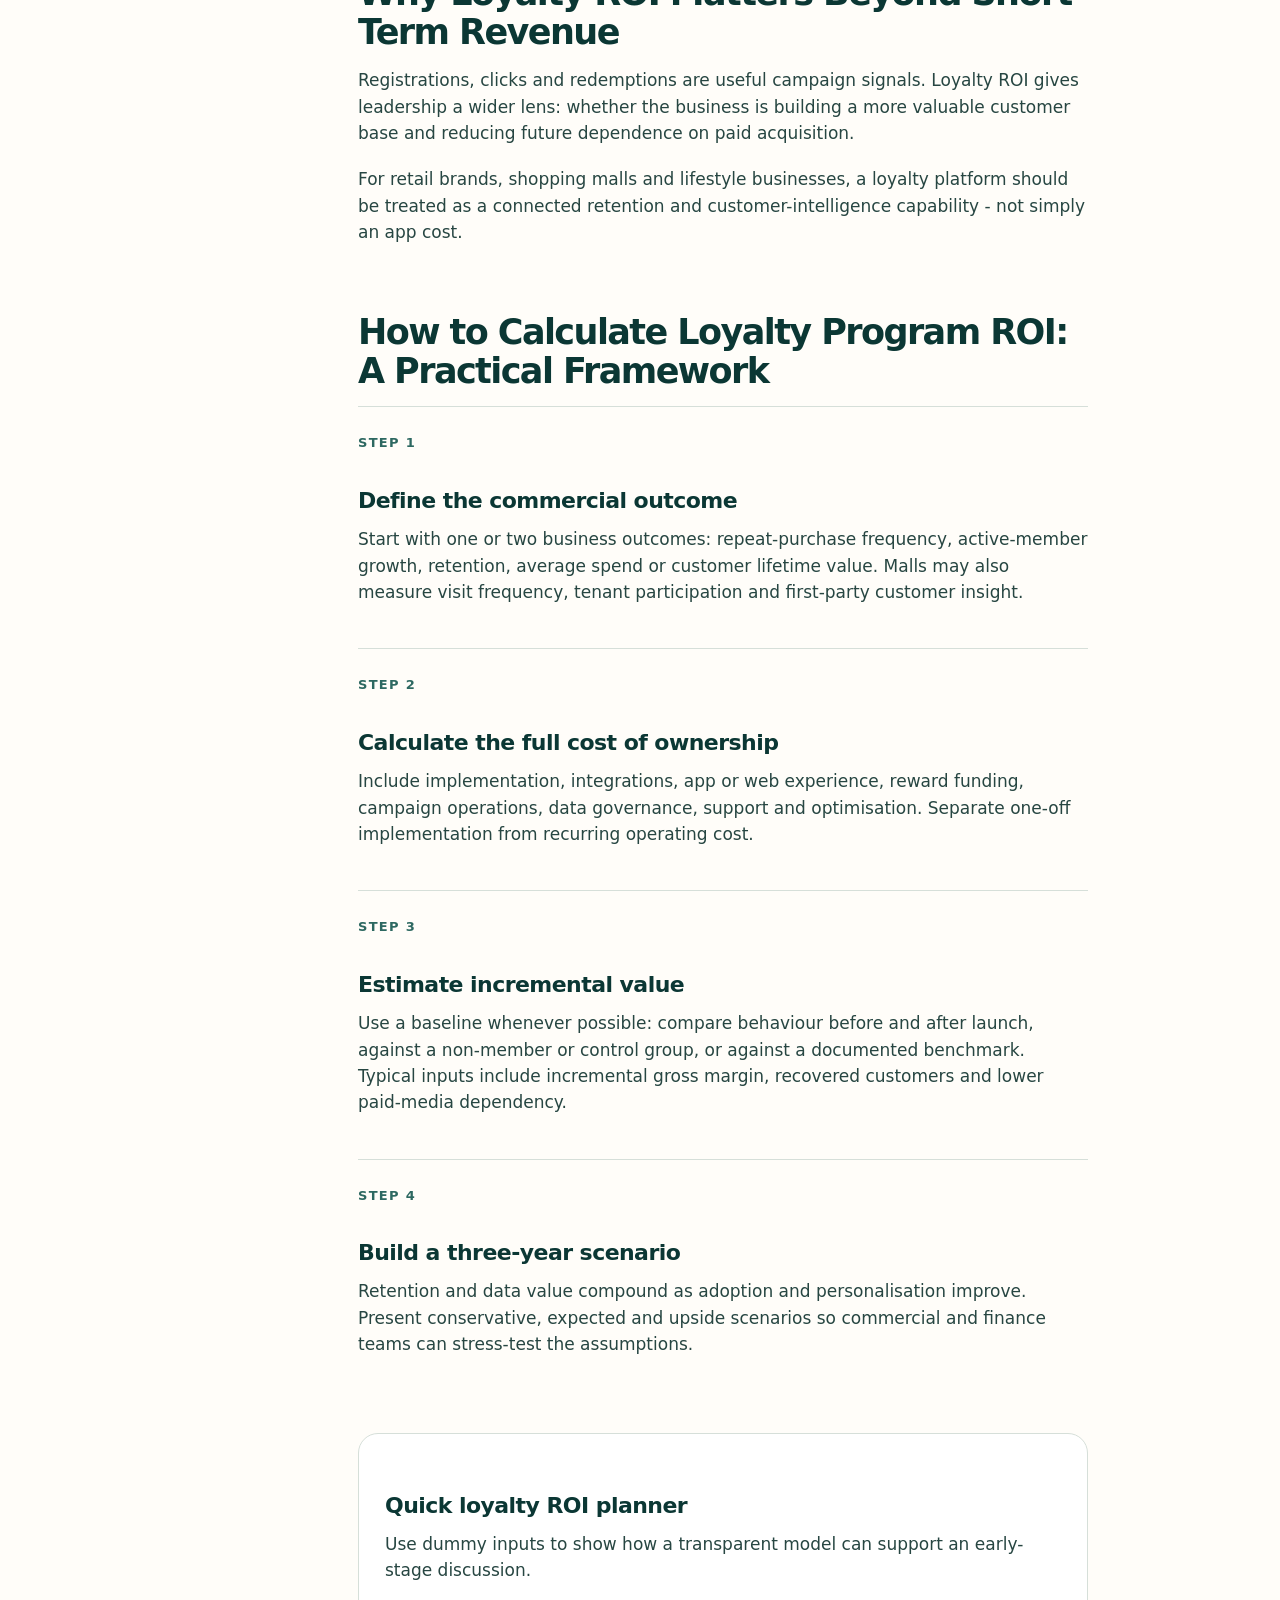
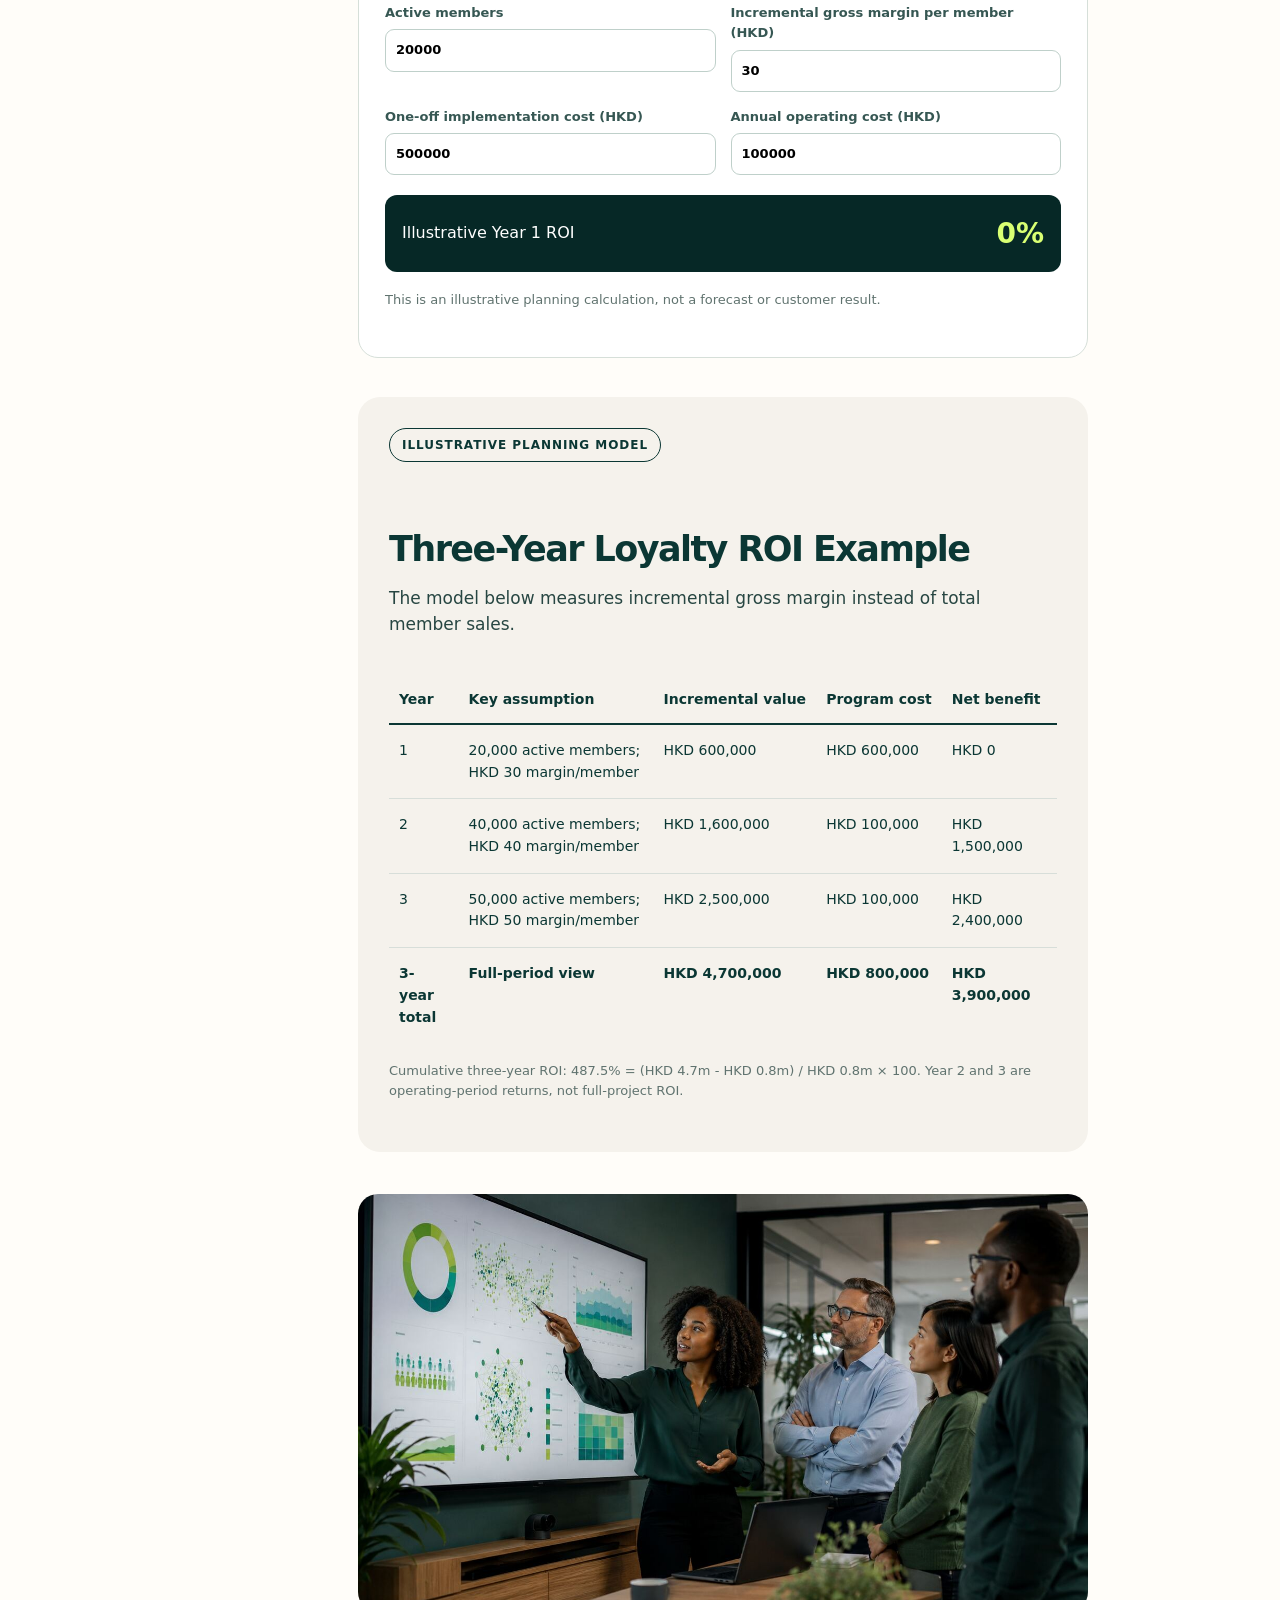
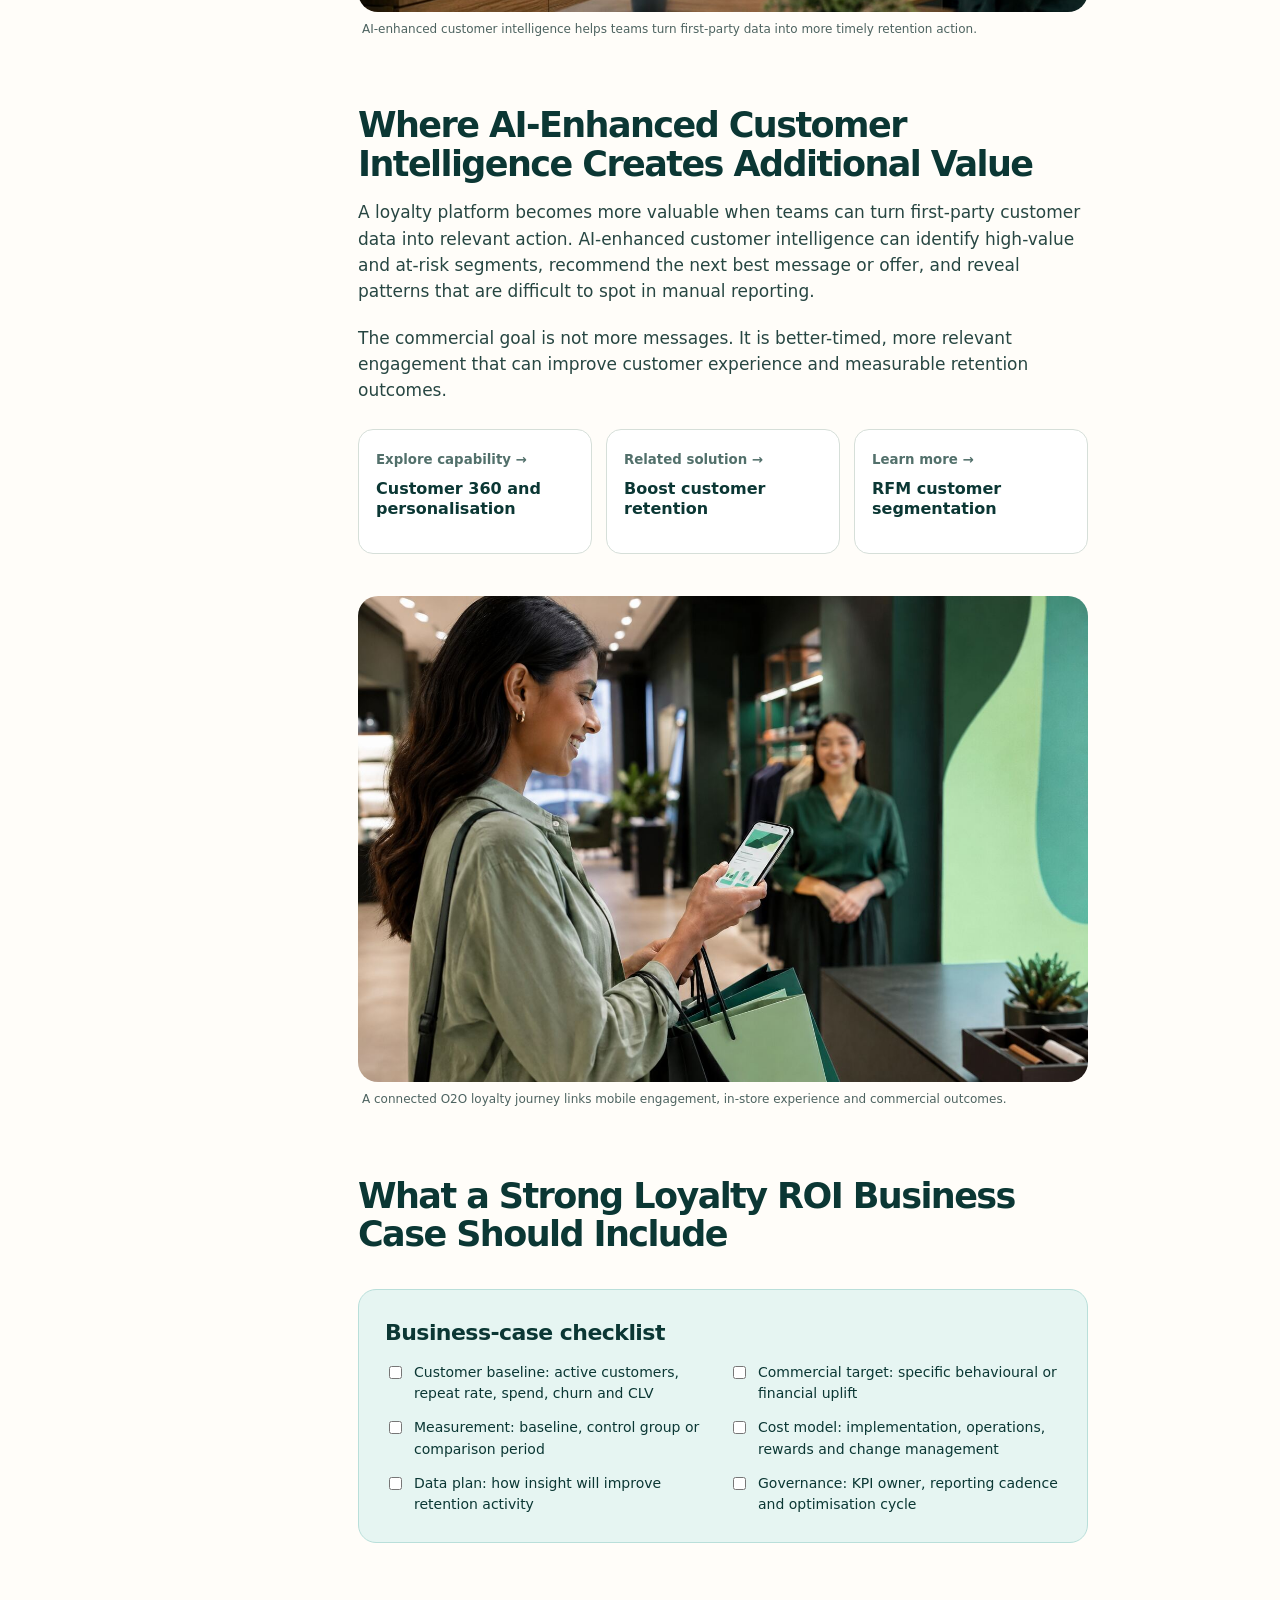
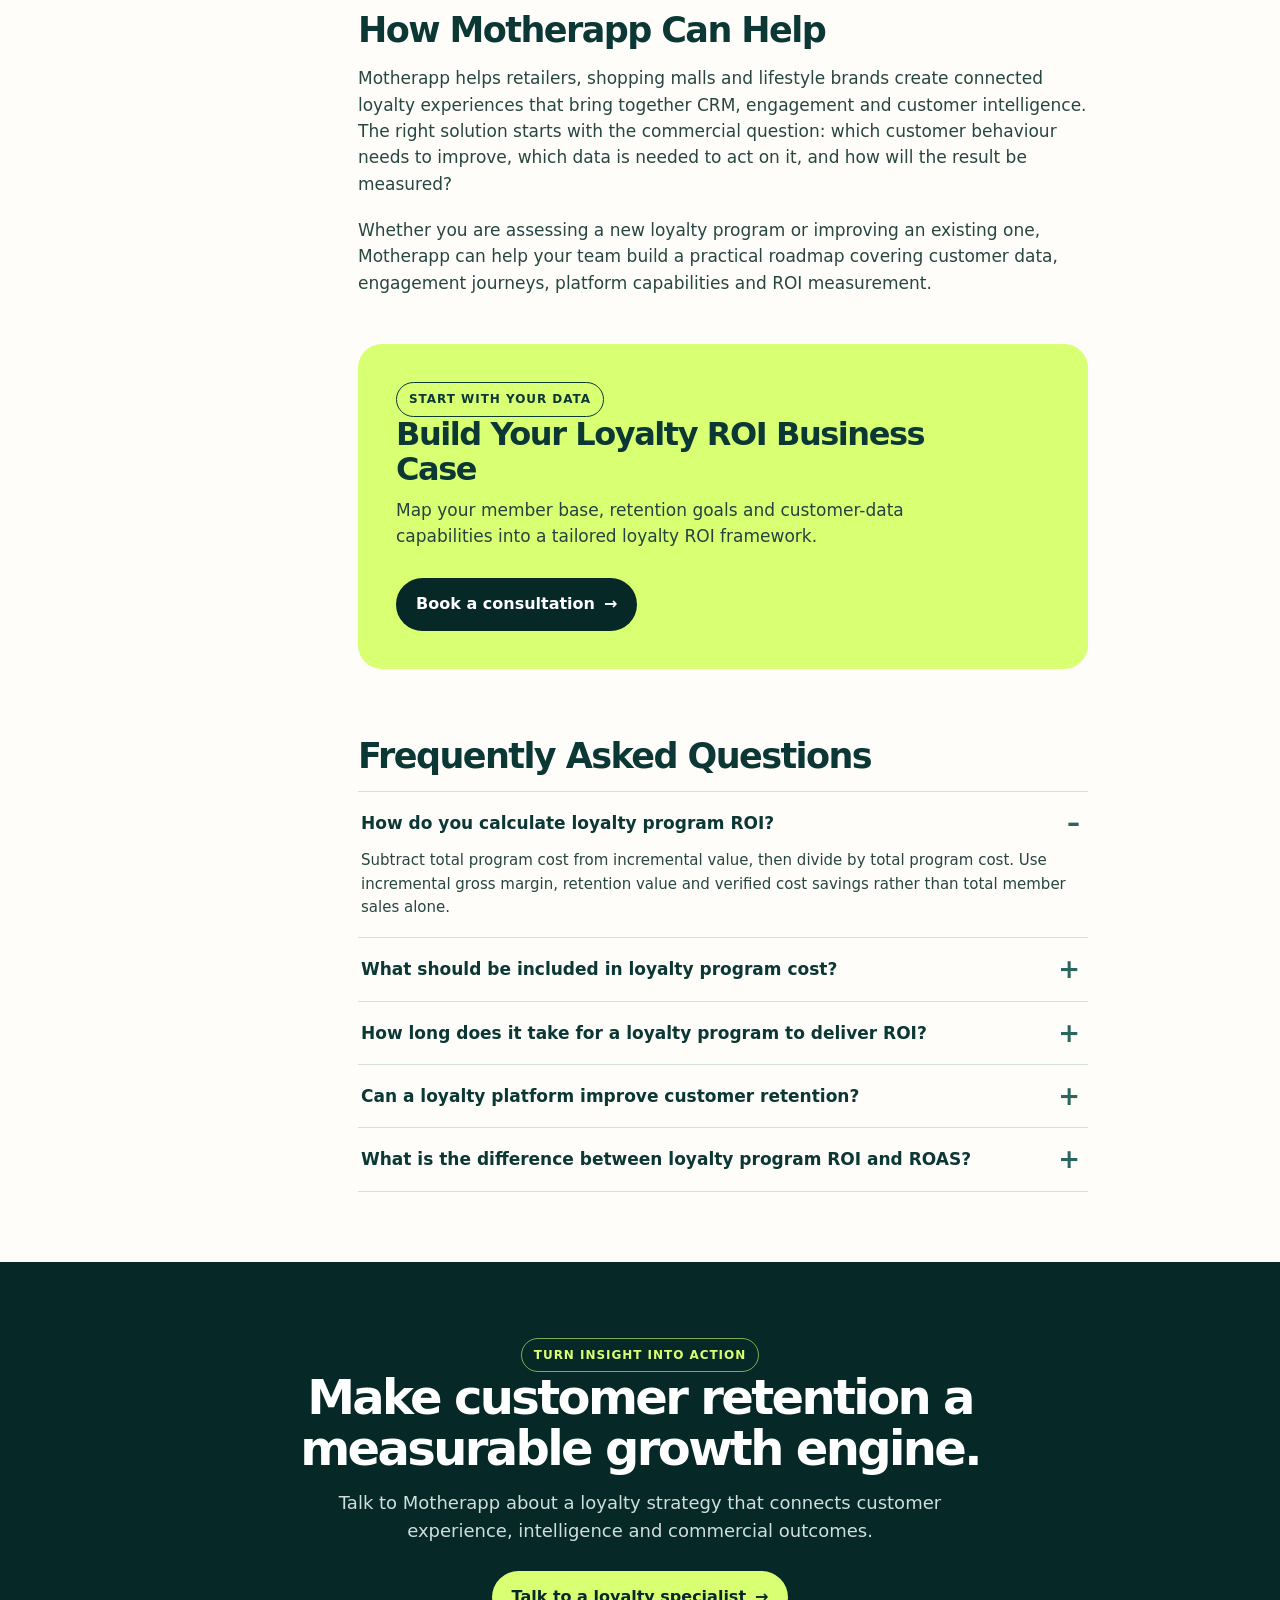
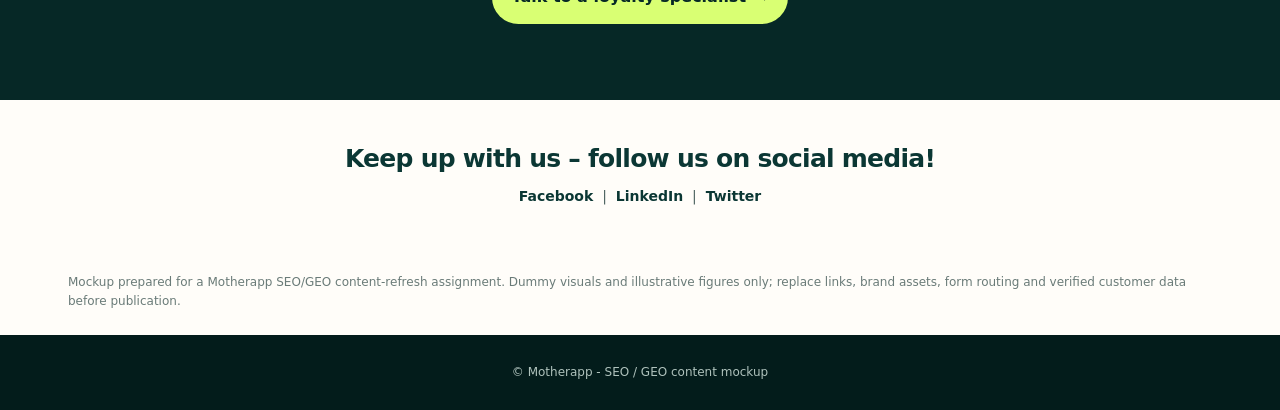
<file: seo-geo-original/index.html>
<!doctype html>
<html lang="en">
<head>
  <meta charset="utf-8">
  <meta name="viewport" content="width=device-width, initial-scale=1">
  <meta name="description" content="Learn how to calculate loyalty program ROI, from implementation and maintenance costs to revenue uplift, retention and customer lifetime value.">
  <meta name="keywords" content="loyalty program ROI, loyalty platform ROI, customer retention ROI, loyalty program business case, customer lifetime value, customer intelligence">
  <title>Loyalty Program ROI: Measure Returns | Motherapp</title>
  <style>
    :root{--ink:#0b3734;--deep:#062826;--lime:#d9ff73;--mint:#e7f0ec;--teal:#58c9c0;--cream:#fffdf9;--sand:#f5f2ec;--line:#d6dfd9;--muted:#4d6360}*{box-sizing:border-box}html{scroll-behavior:smooth}body{margin:0;background:var(--cream);color:var(--ink);font-family:Inter,ui-sans-serif,system-ui,-apple-system,BlinkMacSystemFont,"Segoe UI",sans-serif;line-height:1.55}a{color:inherit}header{background:var(--deep);color:white}.nav{max-width:1200px;margin:auto;height:76px;padding:0 28px;display:flex;align-items:center;justify-content:space-between}.brand{font-weight:800;letter-spacing:-.06em;font-size:25px;text-decoration:none}.brand i{color:var(--lime);font-style:normal}.nav-links{display:flex;gap:27px;align-items:center;font-size:14px}.nav-links a{text-decoration:none;color:#e9f0ed}.nav-cta,.button{display:inline-flex;align-items:center;justify-content:center;gap:9px;text-decoration:none;border:0;cursor:pointer;font:inherit;font-weight:750;border-radius:999px;padding:14px 20px;background:var(--lime);color:var(--deep);transition:.2s transform,.2s background}.button:hover,.nav-cta:hover{transform:translateY(-2px);background:#efffbf}.hero{background:var(--deep);color:white;padding:58px 28px 92px}.hero-grid{max-width:1200px;margin:auto;display:grid;grid-template-columns:1.02fr .98fr;gap:60px;align-items:center}.eyebrow{display:inline-block;border:1px solid rgba(217,255,115,.6);border-radius:999px;padding:7px 12px;font-size:12px;font-weight:800;letter-spacing:.08em;text-transform:uppercase;color:var(--lime)}h1{font-size:clamp(43px,5vw,70px);line-height:1.01;letter-spacing:-.065em;margin:22px 0 22px;max-width:700px}.lede{font-size:20px;line-height:1.55;color:#d8e6e1;max-width:615px}.hero-actions{display:flex;gap:13px;flex-wrap:wrap;margin-top:30px}.hero-actions .button.alt{color:white;background:transparent;border:1px solid #75948d}.hero-img{width:100%;display:block}.trust{max-width:1200px;margin:-35px auto 0;position:relative;z-index:2;padding:0 28px}.trust-box{background:var(--lime);border-radius:18px;padding:17px 24px;display:flex;align-items:center;justify-content:space-between;gap:24px;font-size:14px;font-weight:700}.trust-box span{color:#234541}.layout{max-width:1200px;margin:70px auto;padding:0 28px;display:grid;grid-template-columns:220px minmax(0,730px);gap:70px}.toc{position:sticky;top:25px;align-self:start;border-top:2px solid var(--ink);padding-top:14px}.toc b{font-size:12px;text-transform:uppercase;letter-spacing:.09em}.toc a{display:block;text-decoration:none;margin-top:14px;font-size:14px;color:var(--muted)}.toc a:hover{color:var(--ink);font-weight:700}article h2{font-size:35px;line-height:1.1;letter-spacing:-.045em;margin:68px 0 16px}article h3{font-size:22px;letter-spacing:-.025em;margin:29px 0 8px}article p{font-size:17px;color:#274642;margin:0 0 20px}.answer{background:var(--mint);border-left:5px solid var(--teal);padding:25px 28px;border-radius:0 14px 14px 0;margin-bottom:35px}.answer strong{font-size:19px;display:block;margin-bottom:7px}.formula{background:var(--deep);color:white;padding:22px 24px;border-radius:14px;margin:26px 0;font-size:20px;font-weight:750;text-align:center}.formula em{color:var(--lime);font-style:normal}.pill-row{display:flex;gap:10px;flex-wrap:wrap;margin:22px 0}.pill{background:var(--sand);padding:7px 12px;border-radius:999px;font-size:13px;font-weight:700}.step{padding:23px 0;border-top:1px solid var(--line)}.step-num{color:#2d6861;font-size:13px;font-weight:800;letter-spacing:.1em;text-transform:uppercase}.roi-card{background:var(--sand);border-radius:22px;padding:31px;margin:39px 0}.roi-card h3{margin-top:0}.table-wrap{overflow:auto}.roi-table{width:100%;border-collapse:collapse;font-size:14px;margin-top:20px}.roi-table th{text-align:left;padding:12px 10px;border-bottom:2px solid var(--ink);white-space:nowrap}.roi-table td{padding:15px 10px;vertical-align:top;border-bottom:1px solid #d7ded9}.roi-table tr:last-child td{font-weight:800;border-bottom:0}.note{font-size:13px!important;color:#60736f!important;margin-top:18px!important}.image-block{margin:42px 0}.image-block img{width:100%;display:block;border-radius:20px}.image-block figcaption{font-size:12px;color:var(--muted);margin:8px 4px}.inline-cta{background:var(--lime);border-radius:24px;padding:38px;margin:48px 0}.inline-cta h2{margin:0 0 10px;font-size:32px;max-width:540px}.inline-cta p{max-width:590px;color:#24423f}.inline-cta .button{background:var(--deep);color:white;margin-top:8px}.checker{background:#e6f5f2;border:1px solid #b9dfda;border-radius:18px;padding:26px;margin:35px 0}.checker h3{margin:0 0 12px}.checker-grid{display:grid;grid-template-columns:1fr 1fr;gap:12px}.checker label{display:flex;gap:9px;align-items:flex-start;font-size:14px}.checker input{accent-color:var(--ink);margin-top:4px}.faq{border-top:1px solid var(--line)}details{border-bottom:1px solid var(--line);padding:18px 3px}summary{cursor:pointer;font-size:17px;font-weight:750;list-style:none;padding-right:28px;position:relative}summary:after{content:'+';position:absolute;right:5px;font-size:26px;top:-7px;color:#2b655f}details[open] summary:after{content:'–'}details p{margin:13px 0 0;font-size:15px}.links{display:grid;grid-template-columns:repeat(3,1fr);gap:14px;margin-top:25px}.link-card{border:1px solid var(--line);border-radius:15px;padding:17px;text-decoration:none;background:white;min-height:125px}.link-card small{color:#52706b;font-weight:700}.link-card b{display:block;line-height:1.2;margin-top:8px}.bottom-cta{background:var(--deep);color:white;padding:76px 28px}.bottom-cta-inner{max-width:900px;margin:auto;text-align:center}.bottom-cta h2{font-size:48px;letter-spacing:-.055em;line-height:1.05;margin:0 0 16px}.bottom-cta p{color:#d0dfdb;font-size:18px;max-width:630px;margin:0 auto 26px}.bottom-cta .button{font-size:16px}.disclaimer{max-width:1200px;margin:0 auto;padding:25px 28px;color:#6a7b78;font-size:12px}footer{background:#031c1b;color:#afc2bc;padding:28px;text-align:center;font-size:12px}.roi-tool{background:white;border:1px solid var(--line);border-radius:20px;padding:26px;margin:32px 0}.tool-grid{display:grid;grid-template-columns:1fr 1fr;gap:15px}.tool-grid label{font-size:13px;font-weight:700;color:#365753}.tool-grid input{display:block;width:100%;margin-top:6px;border:1px solid #bfd0ca;border-radius:9px;padding:10px;font:inherit}.result{margin-top:20px;background:var(--deep);border-radius:12px;padding:17px;color:white;display:flex;justify-content:space-between;align-items:center}.result b{font-size:28px;color:var(--lime)}@media(max-width:820px){.nav-links{display:none}.hero-grid,.layout{grid-template-columns:1fr}.hero{padding-top:42px}.trust{margin:0;background:var(--deep);padding-bottom:30px}.trust-box{margin:0}.toc{display:none}.layout{margin:50px auto;gap:0}article h2{font-size:30px}.links{grid-template-columns:1fr}.checker-grid,.tool-grid{grid-template-columns:1fr}.bottom-cta h2{font-size:39px}}@media(max-width:470px){.nav{padding:0 18px}.hero,.layout,.trust{padding-left:18px;padding-right:18px}.trust-box{align-items:flex-start;flex-direction:column}h1{font-size:44px}.hero-actions .button{width:100%}.roi-card,.inline-cta{padding:23px}.bottom-cta{padding:60px 20px}}
  .share-blog{display:flex;align-items:center;gap:10px;flex-wrap:wrap;margin:0 0 30px}.share-blog strong{font-size:13px;text-transform:uppercase;letter-spacing:.08em}.share-link{display:inline-flex;align-items:center;justify-content:center;min-width:38px;height:38px;padding:0 12px;background:var(--deep);color:#fff;text-decoration:none;font-size:12px;font-weight:700}.share-link:hover{background:var(--orange)}.follow-us{background:var(--soft);padding:40px 28px;text-align:center}.follow-us h2{margin:0 0 8px;font-size:25px;letter-spacing:-.03em}.follow-us p{margin:0;color:var(--muted);font-size:14px}.follow-us a{color:var(--ink);font-weight:700;text-decoration:none}.follow-us a:hover{color:var(--orange)}@media(max-width:470px){.share-blog{align-items:flex-start}.share-blog strong{width:100%}}
/* Mobile resilience: prevent any content block from widening the document. */
html,body{max-width:100%;overflow-x:hidden}img,svg{max-width:100%;height:auto}.layout,article,.roi-tool,.roi-card,.answer,.inline-cta,.table-wrap,.tool-grid,.checker-grid{min-width:0}
@media(max-width:820px){.layout{width:100%;padding-left:20px;padding-right:20px}.hero,.trust{padding-left:20px;padding-right:20px}.hero-grid,article{width:100%;min-width:0}.share-blog{margin-bottom:26px}.share-link{min-width:0}.roi-tool,.roi-card,.answer,.inline-cta{max-width:100%}.table-wrap{width:100%;overflow-x:auto;-webkit-overflow-scrolling:touch}.roi-table{min-width:650px}.formula{overflow-wrap:anywhere;word-break:break-word}.tool-grid label{min-width:0}.tool-grid input{max-width:100%;font-size:16px}}
@media(max-width:480px){body{line-height:1.55}.nav{height:64px}.brand{font-size:23px}.hero{padding-top:38px;padding-bottom:54px}h1{font-size:38px;letter-spacing:-.05em}.lede{font-size:17px}.trust-box{padding:16px;font-size:13px}.layout{margin:42px auto;padding-left:18px;padding-right:18px}article h2{font-size:28px;line-height:1.16;margin:48px 0 14px}article h3{font-size:21px;line-height:1.25}article p{font-size:16px;line-height:1.6}.answer{padding:20px 18px}.answer strong{font-size:17px}.formula{padding:18px 16px;font-size:17px;line-height:1.4}.pill{font-size:12px}.roi-tool,.roi-card{padding:22px 18px;margin:28px 0}.tool-grid{gap:14px}.tool-grid input{padding:12px}.result{align-items:flex-start;gap:6px;flex-direction:column}.result b{font-size:26px}.inline-cta{padding:28px 20px;margin:35px 0}.inline-cta h2{font-size:28px}.checker{padding:20px 18px}.checker-grid{gap:14px}.links{gap:12px}.link-card{min-height:auto;padding:16px}.share-blog{gap:8px}.share-blog strong{font-size:12px}.share-link{height:36px;padding:0 10px;font-size:12px}summary{font-size:16px;line-height:1.45;padding-right:30px}details{padding:16px 0}.bottom-cta{padding:58px 20px}.bottom-cta h2{font-size:34px}.bottom-cta p{font-size:16px}.follow-us{padding:32px 20px}.follow-us h2{font-size:25px}.disclaimer{padding:24px 20px;font-size:12px}.roi-table{font-size:13px}.roi-table th,.roi-table td{padding:12px 10px}}
</style>
</head>
<body>
  <header><nav class="nav" aria-label="Main navigation"><a class="brand" href="#top">mother<i>app</i></a><div class="nav-links"><a href="#framework">Solutions</a><a href="#roi-model">Insights</a><a href="#faq">Resources</a><a class="nav-cta" href="https://motherapp.com/contact/">Talk to us <span>→</span></a></div></nav></header>
  <main id="top">
    <section class="hero"><div class="hero-grid"><div><span class="eyebrow">Loyalty strategy guide</span><h1>How to Calculate Loyalty Program ROI</h1><p class="lede">Build a credible loyalty business case by measuring incremental value, retention and customer intelligence - not just member revenue.</p><div class="hero-actions"><a class="button" href="#roi-tool">Calculate your ROI <span>→</span></a><a class="button alt" href="#checker">Build a business case</a></div></div><img class="hero-img" src="assets/loyalty-roi-hero-dashboard.jpg" alt="Retail leader reviewing a loyalty program ROI dashboard and mobile loyalty experience"></div></section>
    <div class="trust"><div class="trust-box"><strong>A practical guide for retail, shopping mall and lifestyle leaders.</strong><span>Planning model only - validate all assumptions with your own customer data.</span></div></div>
    <div class="layout"><aside class="toc"><b>On this page</b><a href="#what-is-roi">What is loyalty ROI?</a><a href="#framework">Four-step framework</a><a href="#roi-model">Three-year example</a><a href="#intelligence">Customer intelligence</a><a href="#faq">Frequently asked questions</a></aside><article>
      <div class="share-blog" aria-label="Share this blog"><strong>Share Blog</strong><a class="share-link" href="https://www.facebook.com/sharer/sharer.php?u=https%3A%2F%2Fmotherapp.com%2Finsights%2Fen-loyalty-roi%2F" target="_blank" rel="noopener noreferrer" aria-label="Share on Facebook">Facebook</a><a class="share-link" href="https://www.linkedin.com/sharing/share-offsite/?url=https%3A%2F%2Fmotherapp.com%2Finsights%2Fen-loyalty-roi%2F" target="_blank" rel="noopener noreferrer" aria-label="Share on LinkedIn">LinkedIn</a><a class="share-link" href="https://twitter.com/intent/tweet?url=https%3A%2F%2Fmotherapp.com%2Finsights%2Fen-loyalty-roi%2F&text=How%20to%20Calculate%20Loyalty%20Program%20ROI" target="_blank" rel="noopener noreferrer" aria-label="Share on Twitter">Twitter</a></div><div class="answer"><strong>Short answer: what is loyalty program ROI?</strong>A loyalty program creates ROI when its <b>measurable incremental value</b> - higher repeat purchase, customer lifetime value, retention, and engagement efficiency - exceeds the cost of the platform, rewards and operations. The strongest business case uses a multi-year view and visible assumptions.</div>
      <h2 id="what-is-roi">What Is Loyalty Program ROI?</h2><p>Loyalty program ROI measures the incremental business value created by a loyalty initiative against its total cost. The key word is <b>incremental</b>: do not count all member revenue as program value. Instead, measure additional margin, retention value or cost savings created because customer behaviour changed.</p><div class="formula">ROI = <em>(Incremental value - Total program cost)</em> / Total program cost × 100</div><div class="pill-row"><span class="pill">loyalty platform ROI</span><span class="pill">customer retention ROI</span><span class="pill">customer lifetime value</span><span class="pill">loyalty program business case</span><span class="pill">customer intelligence</span></div>
      <h2>Why Loyalty ROI Matters Beyond Short-Term Revenue</h2><p>Registrations, clicks and redemptions are useful campaign signals. Loyalty ROI gives leadership a wider lens: whether the business is building a more valuable customer base and reducing future dependence on paid acquisition.</p><p>For retail brands, shopping malls and lifestyle businesses, a loyalty platform should be treated as a connected retention and customer-intelligence capability - not simply an app cost.</p>
      <h2 id="framework">How to Calculate Loyalty Program ROI: A Practical Framework</h2><div class="step"><span class="step-num">Step 1</span><h3>Define the commercial outcome</h3><p>Start with one or two business outcomes: repeat-purchase frequency, active-member growth, retention, average spend or customer lifetime value. Malls may also measure visit frequency, tenant participation and first-party customer insight.</p></div><div class="step"><span class="step-num">Step 2</span><h3>Calculate the full cost of ownership</h3><p>Include implementation, integrations, app or web experience, reward funding, campaign operations, data governance, support and optimisation. Separate one-off implementation from recurring operating cost.</p></div><div class="step"><span class="step-num">Step 3</span><h3>Estimate incremental value</h3><p>Use a baseline whenever possible: compare behaviour before and after launch, against a non-member or control group, or against a documented benchmark. Typical inputs include incremental gross margin, recovered customers and lower paid-media dependency.</p></div><div class="step"><span class="step-num">Step 4</span><h3>Build a three-year scenario</h3><p>Retention and data value compound as adoption and personalisation improve. Present conservative, expected and upside scenarios so commercial and finance teams can stress-test the assumptions.</p></div>
      <section class="roi-tool" id="roi-tool"><h3>Quick loyalty ROI planner</h3><p>Use dummy inputs to show how a transparent model can support an early-stage discussion.</p><div class="tool-grid"><label>Active members<input id="members" type="number" value="20000" min="0"></label><label>Incremental gross margin per member (HKD)<input id="margin" type="number" value="30" min="0"></label><label>One-off implementation cost (HKD)<input id="implementation" type="number" value="500000" min="0"></label><label>Annual operating cost (HKD)<input id="operations" type="number" value="100000" min="0"></label></div><div class="result"><span>Illustrative Year 1 ROI</span><b id="roi-result">0.0%</b></div><p class="note">This is an illustrative planning calculation, not a forecast or customer result.</p></section>
      <section class="roi-card" id="roi-model"><span class="eyebrow" style="color:#0b3734;border-color:#0b3734">Illustrative planning model</span><h2>Three-Year Loyalty ROI Example</h2><p>The model below measures incremental gross margin instead of total member sales.</p><div class="table-wrap"><table class="roi-table"><thead><tr><th>Year</th><th>Key assumption</th><th>Incremental value</th><th>Program cost</th><th>Net benefit</th></tr></thead><tbody><tr><td>1</td><td>20,000 active members; HKD 30 margin/member</td><td>HKD 600,000</td><td>HKD 600,000</td><td>HKD 0</td></tr><tr><td>2</td><td>40,000 active members; HKD 40 margin/member</td><td>HKD 1,600,000</td><td>HKD 100,000</td><td>HKD 1,500,000</td></tr><tr><td>3</td><td>50,000 active members; HKD 50 margin/member</td><td>HKD 2,500,000</td><td>HKD 100,000</td><td>HKD 2,400,000</td></tr><tr><td>3-year total</td><td>Full-period view</td><td>HKD 4,700,000</td><td>HKD 800,000</td><td>HKD 3,900,000</td></tr></tbody></table></div><p class="note">Cumulative three-year ROI: 487.5% = (HKD 4.7m - HKD 0.8m) / HKD 0.8m × 100. Year 2 and 3 are operating-period returns, not full-project ROI.</p></section>
      <figure class="image-block"><img src="assets/unbranded-customer-intelligence-v2.jpg" alt="Retail marketing team analysing AI-enhanced customer segments and engagement journeys"><figcaption>AI-enhanced customer intelligence helps teams turn first-party data into more timely retention action.</figcaption></figure>
      <h2 id="intelligence">Where AI-Enhanced Customer Intelligence Creates Additional Value</h2><p>A loyalty platform becomes more valuable when teams can turn first-party customer data into relevant action. AI-enhanced customer intelligence can identify high-value and at-risk segments, recommend the next best message or offer, and reveal patterns that are difficult to spot in manual reporting.</p><p>The commercial goal is not more messages. It is better-timed, more relevant engagement that can improve customer experience and measurable retention outcomes.</p><div class="links"><a class="link-card" href="https://motherapp.com/customer-360/"><small>Explore capability →</small><b>Customer 360 and personalisation</b></a><a class="link-card" href="https://motherapp.com/boost-customer-retention/"><small>Related solution →</small><b>Boost customer retention</b></a><a class="link-card" href="https://motherapp.com/insights/en-rfm-model/"><small>Learn more →</small><b>RFM customer segmentation</b></a></div>
      <figure class="image-block"><img src="assets/unbranded-o2o-loyalty-v2.jpg" alt="Customer using a mobile loyalty app during an in-store retail experience"><figcaption>A connected O2O loyalty journey links mobile engagement, in-store experience and commercial outcomes.</figcaption></figure>
      <h2>What a Strong Loyalty ROI Business Case Should Include</h2><div class="checker" id="checker"><h3>Business-case checklist</h3><div class="checker-grid"><label><input type="checkbox">Customer baseline: active customers, repeat rate, spend, churn and CLV</label><label><input type="checkbox">Commercial target: specific behavioural or financial uplift</label><label><input type="checkbox">Measurement: baseline, control group or comparison period</label><label><input type="checkbox">Cost model: implementation, operations, rewards and change management</label><label><input type="checkbox">Data plan: how insight will improve retention activity</label><label><input type="checkbox">Governance: KPI owner, reporting cadence and optimisation cycle</label></div></div>
      <section class="motherapp-help" id="how-motherapp-can-help"><h2>How Motherapp Can Help</h2><p>Motherapp helps retailers, shopping malls and lifestyle brands create connected loyalty experiences that bring together CRM, engagement and customer intelligence. The right solution starts with the commercial question: which customer behaviour needs to improve, which data is needed to act on it, and how will the result be measured?</p><p>Whether you are assessing a new loyalty program or improving an existing one, Motherapp can help your team build a practical roadmap covering customer data, engagement journeys, platform capabilities and ROI measurement.</p></section>
      <div class="inline-cta" id="consultation"><span class="eyebrow" style="color:#0b3734;border-color:#0b3734">Start with your data</span><h2>Build Your Loyalty ROI Business Case</h2><p>Map your member base, retention goals and customer-data capabilities into a tailored loyalty ROI framework.</p><a class="button" href="https://motherapp.com/contact/">Book a consultation <span>→</span></a></div>
      <h2 id="faq">Frequently Asked Questions</h2><div class="faq"><details open><summary>How do you calculate loyalty program ROI?</summary><p>Subtract total program cost from incremental value, then divide by total program cost. Use incremental gross margin, retention value and verified cost savings rather than total member sales alone.</p></details><details><summary>What should be included in loyalty program cost?</summary><p>Include implementation, integrations, ongoing platform fees, reward funding, campaign operations, support, analytics and optimisation. Separate one-off costs from recurring costs.</p></details><details><summary>How long does it take for a loyalty program to deliver ROI?</summary><p>It depends on member adoption, the starting customer base, the proposition and execution. A multi-year model is usually more useful because retention and customer-data value take time to build.</p></details><details><summary>Can a loyalty platform improve customer retention?</summary><p>Yes, when customers receive relevant value and teams have the insight and tools to make engagement more timely and personal. Measure impact against a baseline or comparison group.</p></details><details><summary>What is the difference between loyalty program ROI and ROAS?</summary><p>ROAS measures revenue attributed to advertising spend. Loyalty ROI evaluates a broader investment, including retention, customer lifetime value, operational efficiency and customer intelligence.</p></details></div>
    </article></div>
    <section class="bottom-cta"><div class="bottom-cta-inner"><span class="eyebrow">Turn insight into action</span><h2>Make customer retention a measurable growth engine.</h2><p>Talk to Motherapp about a loyalty strategy that connects customer experience, intelligence and commercial outcomes.</p><a class="button" href="https://motherapp.com/contact/">Talk to a loyalty specialist <span>→</span></a></div></section>
  </main><section class="follow-us"><h2>Keep up with us – follow us on social media!</h2><p><a href="https://www.facebook.com/MotherAppHK/" target="_blank" rel="noopener noreferrer">Facebook</a> &nbsp;|&nbsp; <a href="https://www.linkedin.com/company/motherapp/" target="_blank" rel="noopener noreferrer">LinkedIn</a> &nbsp;|&nbsp; <a href="https://twitter.com/motherapp?lang=en" target="_blank" rel="noopener noreferrer">Twitter</a></p></section><div class="disclaimer">Mockup prepared for a Motherapp SEO/GEO content-refresh assignment. Dummy visuals and illustrative figures only; replace links, brand assets, form routing and verified customer data before publication.</div><footer>© Motherapp - SEO / GEO content mockup</footer>
  <script>const n=id=>document.getElementById(id),fmt=new Intl.NumberFormat('en-US',{maximumFractionDigits:1});function calc(){const v=['members','margin','implementation','operations'].map(id=>Number(n(id).value)||0),value=v[0]*v[1],cost=v[2]+v[3],roi=cost?((value-cost)/cost)*100:0;n('roi-result').textContent=fmt.format(roi)+'%'}['members','margin','implementation','operations'].forEach(id=>n(id).addEventListener('input',calc));calc();</script>
</body>
</html>
</file>
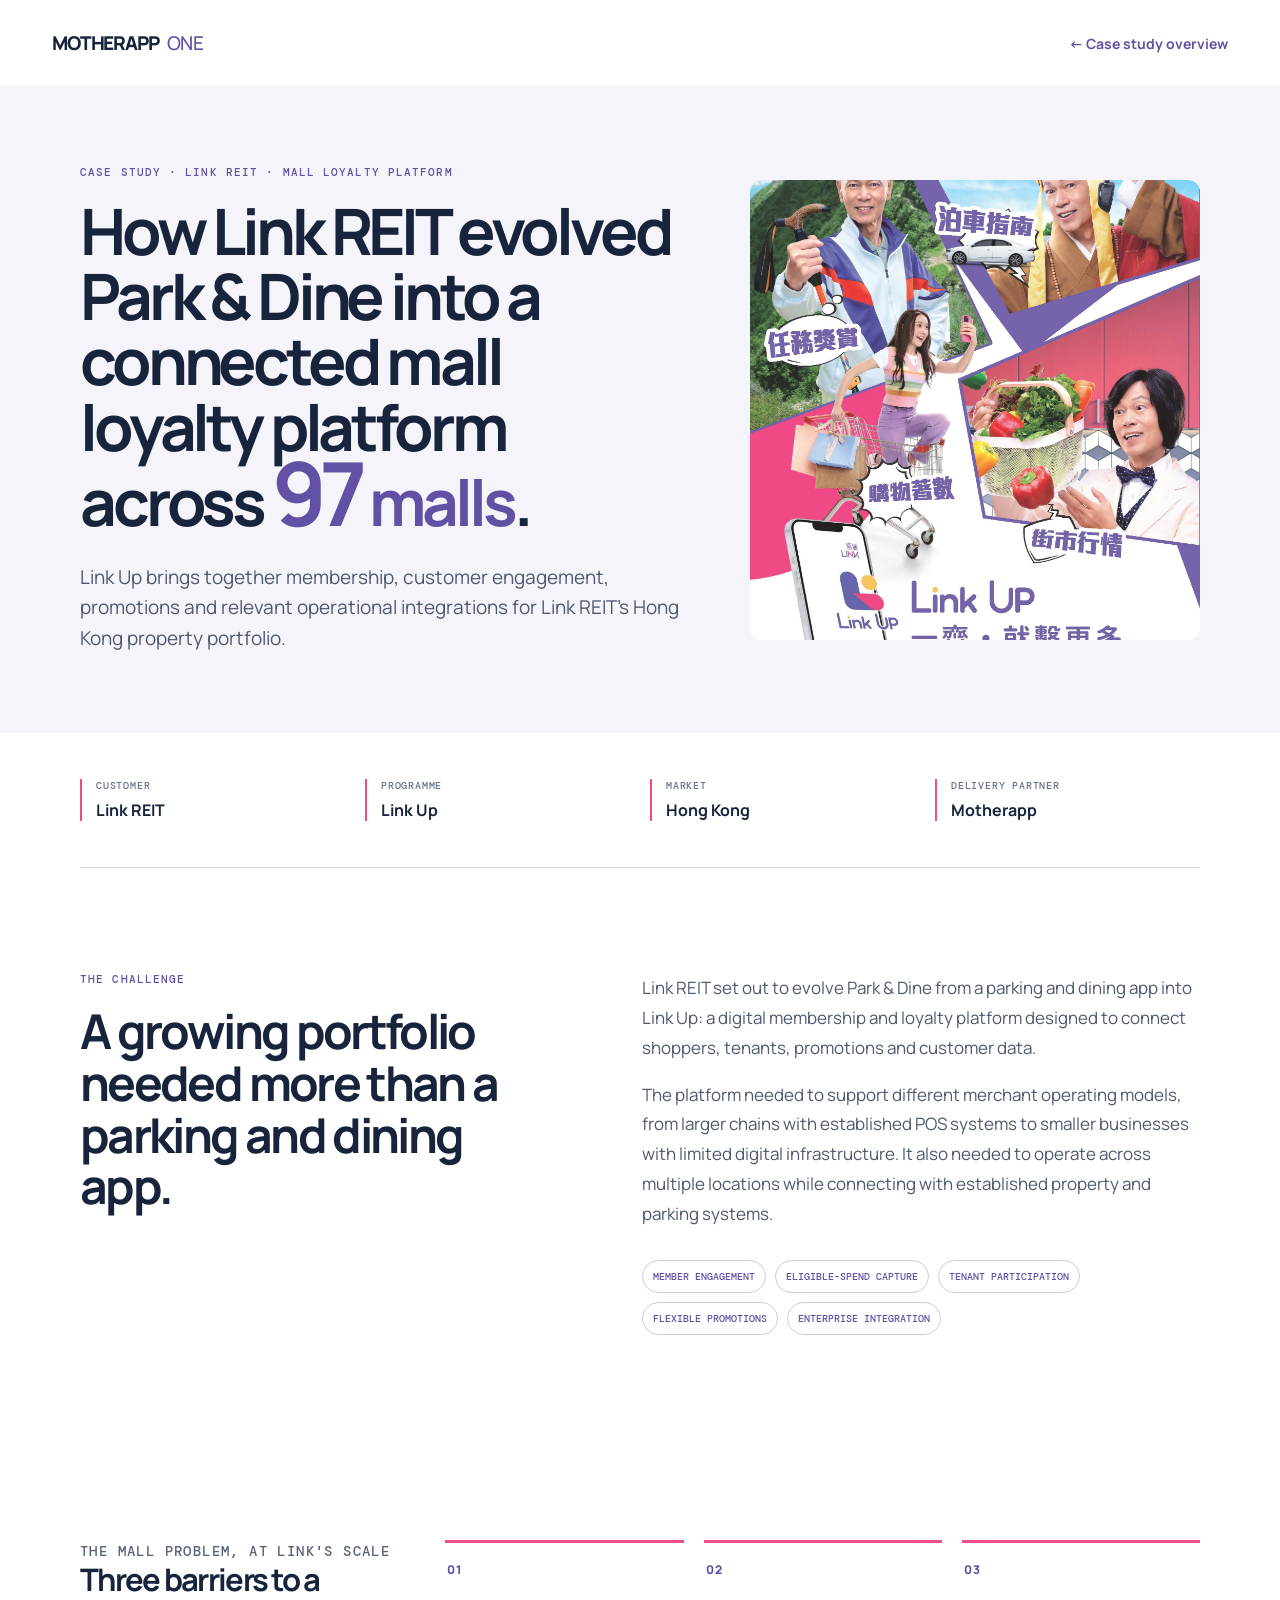
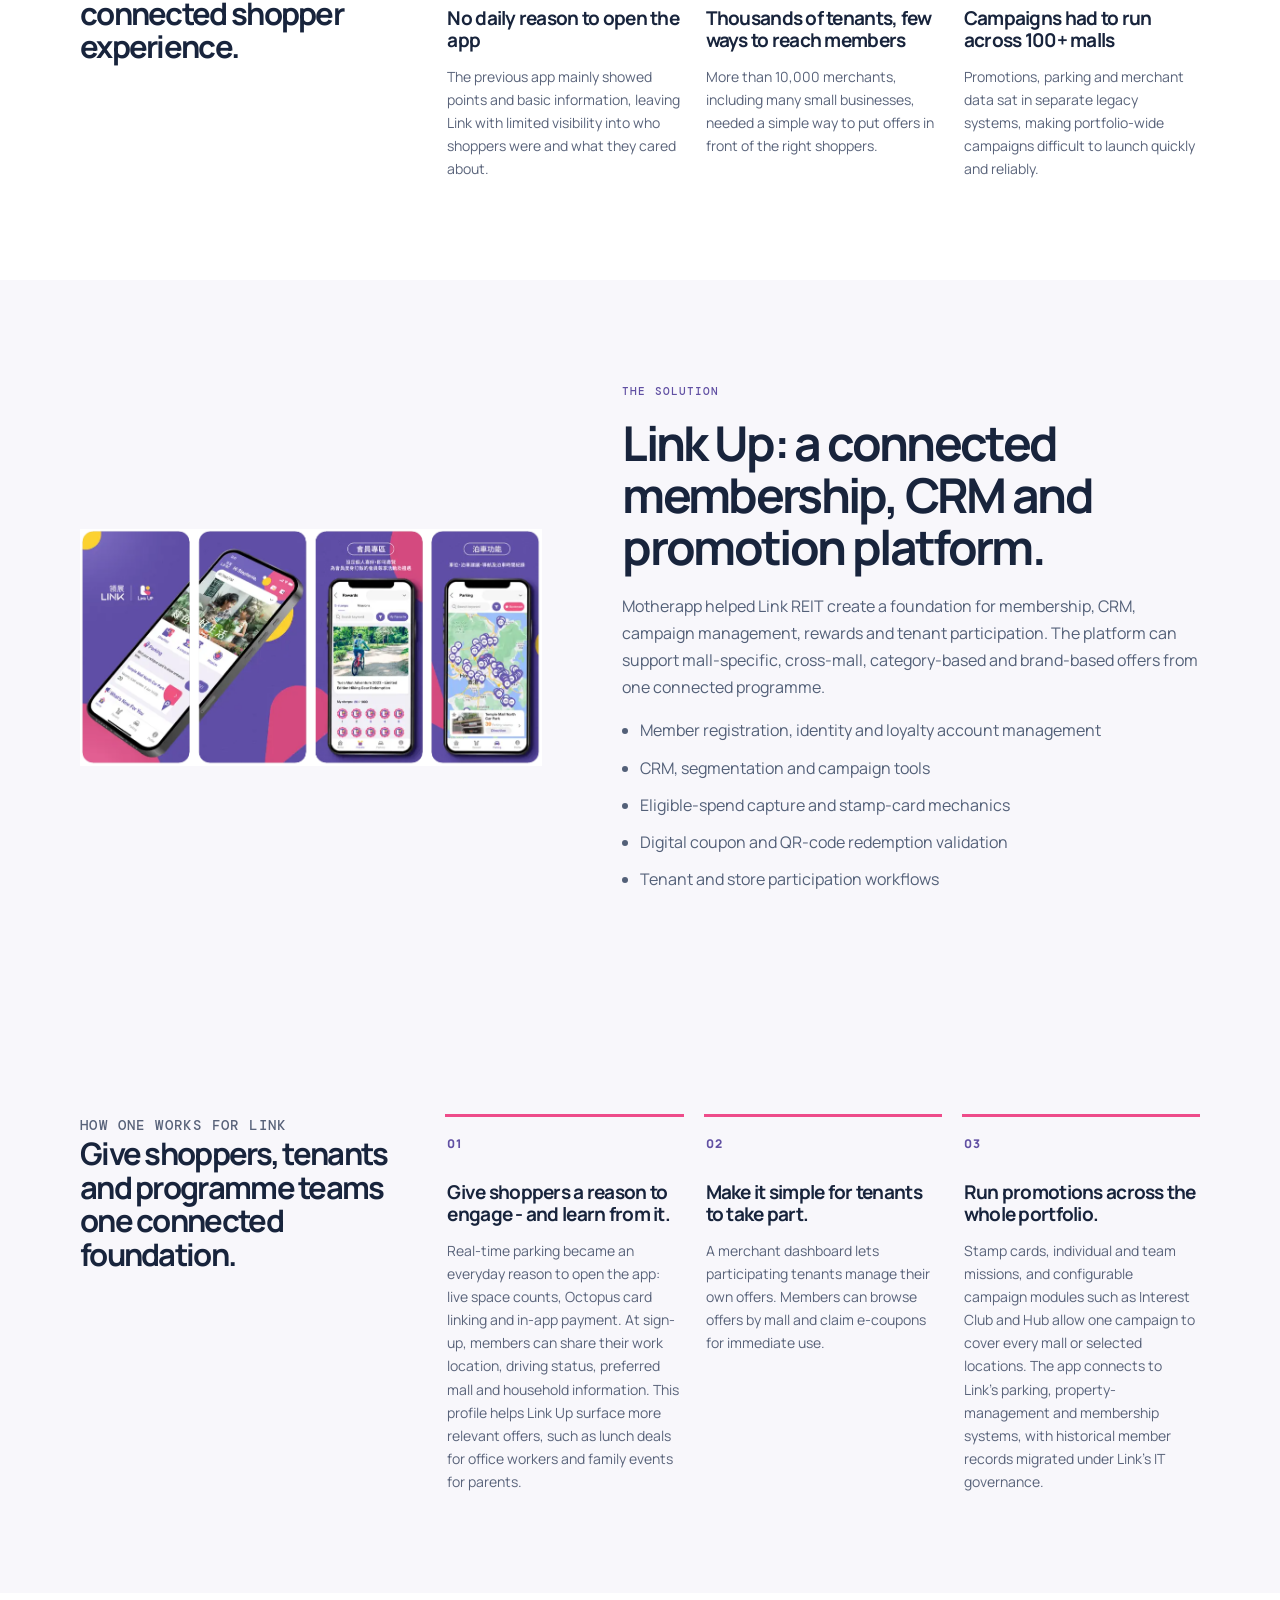
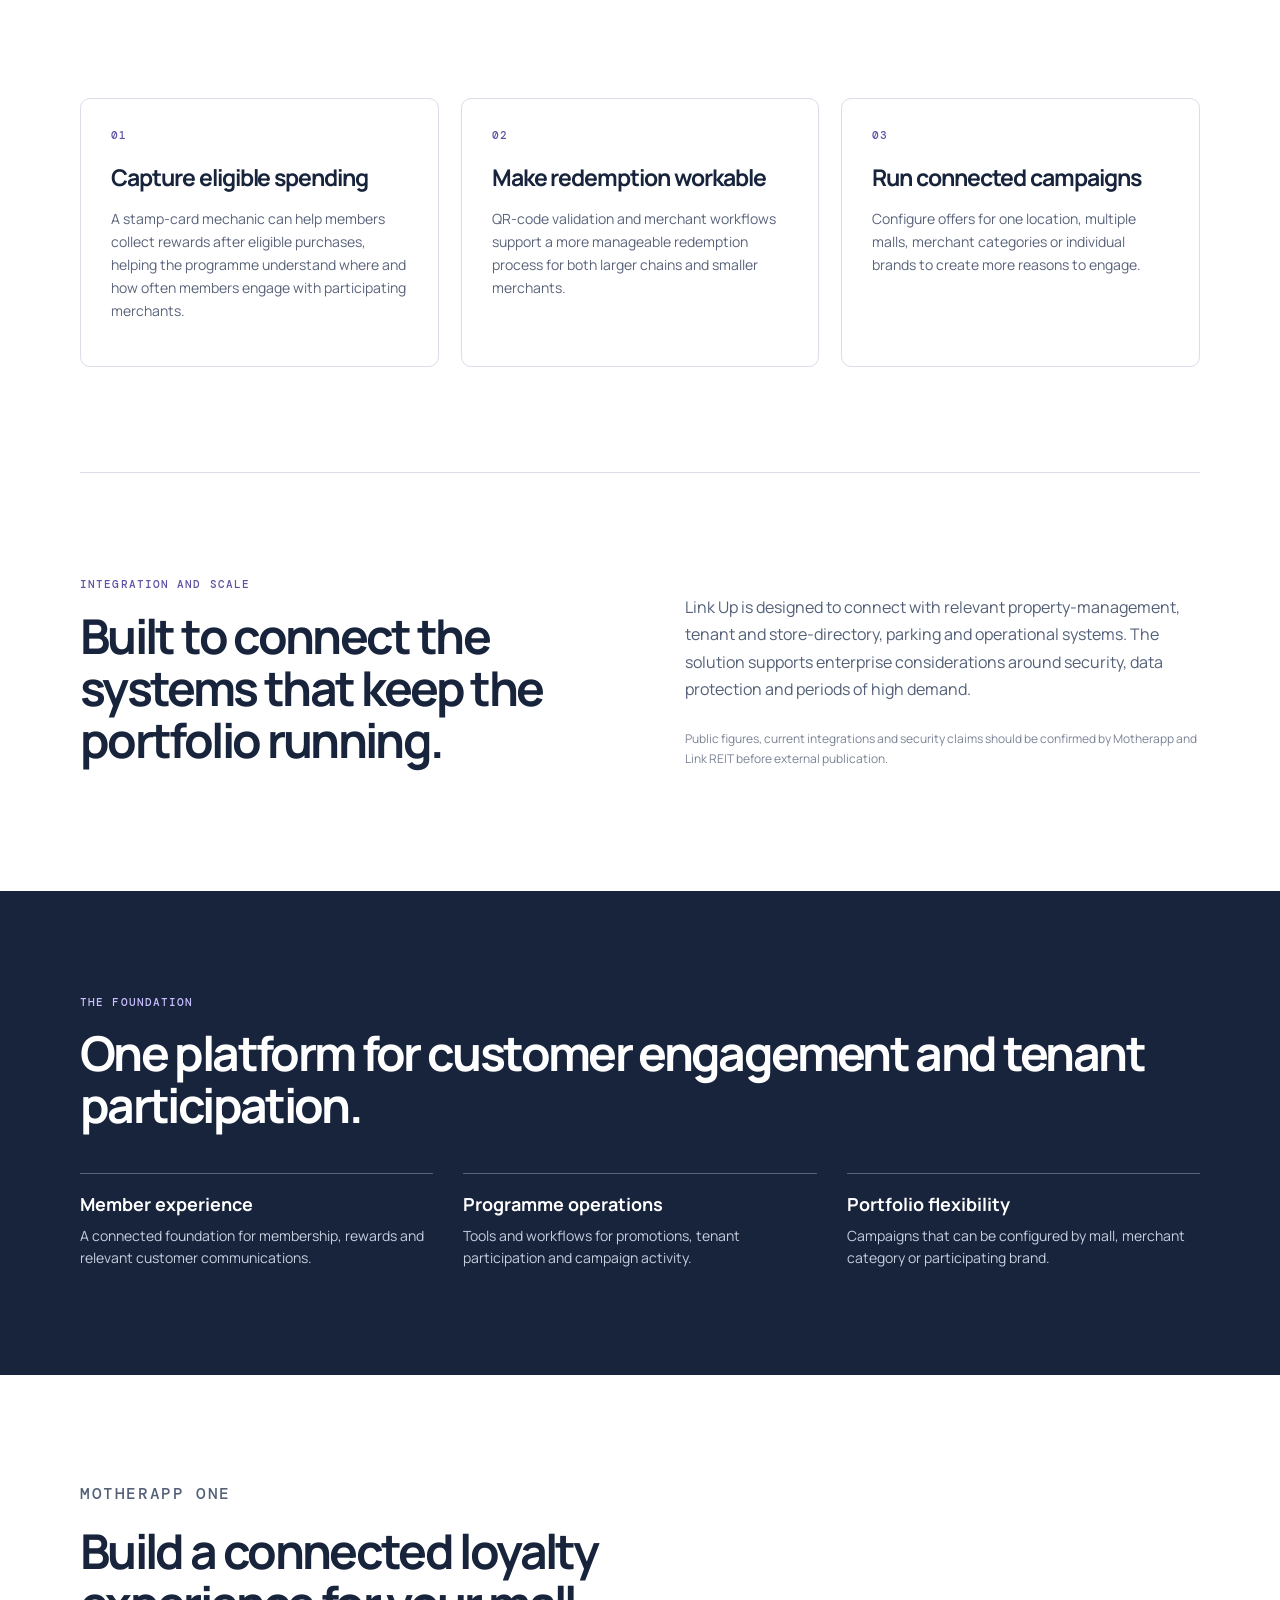
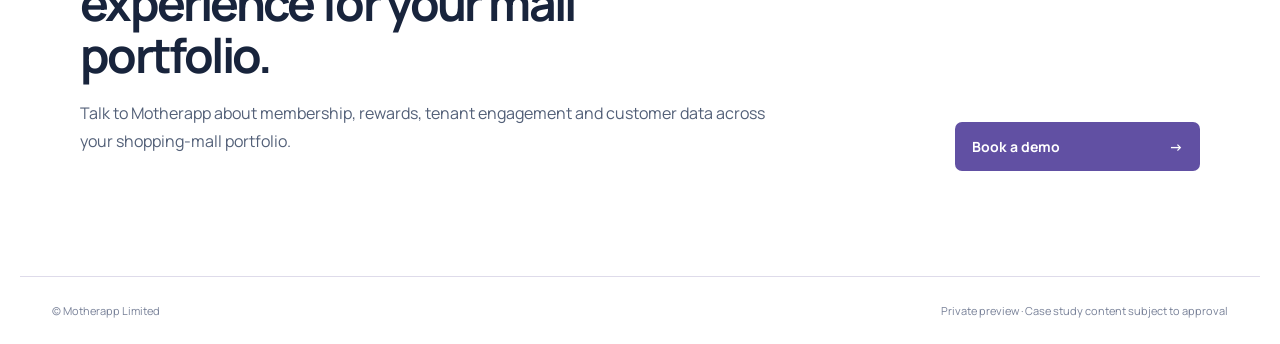
<file: link-reit-case-study/case-study/index.html>
<!doctype html>
<html lang="en">
<head><meta charset="utf-8"><meta name="viewport" content="width=device-width, initial-scale=1"><title>Link REIT Link Up Case Study | Motherapp</title><meta name="description" content="How Link REIT evolved Park & Dine into Link Up, a connected mall loyalty platform."><link rel="stylesheet" href="../styles.css"><link rel="stylesheet" href="../case-study-layout.css"></head>
<body class="case-page">
  <header class="site-header"><a class="wordmark" href="../">MOTHERAPP <span>ONE</span></a><a class="back-link" href="../">← Case study overview</a></header>
  <main>
    <section class="case-hero"><div><p class="eyebrow">CASE STUDY · LINK REIT · MALL LOYALTY PLATFORM</p><h1>How Link REIT evolved Park &amp; Dine into a connected mall loyalty platform across <span class="h1-stat"><span class="h1-number">97</span> malls</span>.</h1><p class="lede">Link Up brings together membership, customer engagement, promotions and relevant operational integrations for Link REIT’s Hong Kong property portfolio.</p></div><img src="../assets/link-up-hero.jpg" alt="Link Up campaign visual"></section>
    <section class="facts"><div><span>Customer</span><strong>Link REIT</strong></div><div><span>Programme</span><strong>Link Up</strong></div><div><span>Market</span><strong>Hong Kong</strong></div><div><span>Delivery partner</span><strong>Motherapp</strong></div></section>
    <section class="story"><div class="section-intro"><p class="eyebrow">THE CHALLENGE</p><h2>A growing portfolio needed more than a parking and dining app.</h2></div><div class="body-copy"><p>Link REIT set out to evolve Park &amp; Dine from a parking and dining app into Link Up: a digital membership and loyalty platform designed to connect shoppers, tenants, promotions and customer data.</p><p>The platform needed to support different merchant operating models, from larger chains with established POS systems to smaller businesses with limited digital infrastructure. It also needed to operate across multiple locations while connecting with established property and parking systems.</p><div class="challenge-list"><span>MEMBER ENGAGEMENT</span><span>ELIGIBLE-SPEND CAPTURE</span><span>TENANT PARTICIPATION</span><span>FLEXIBLE PROMOTIONS</span><span>ENTERPRISE INTEGRATION</span></div></div></section>
    <section class="problem-grid"><div class="problem-heading"><p class="eyebrow">THE MALL PROBLEM, AT LINK'S SCALE</p><h2>Three barriers to a connected shopper experience.</h2></div><article><span>01</span><h3>No daily reason to open the app</h3><p>The previous app mainly showed points and basic information, leaving Link with limited visibility into who shoppers were and what they cared about.</p></article><article><span>02</span><h3>Thousands of tenants, few ways to reach members</h3><p>More than 10,000 merchants, including many small businesses, needed a simple way to put offers in front of the right shoppers.</p></article><article><span>03</span><h3>Campaigns had to run across 100+ malls</h3><p>Promotions, parking and merchant data sat in separate legacy systems, making portfolio-wide campaigns difficult to launch quickly and reliably.</p></article></section>
    <section class="solution"><div class="solution-image"><img src="../assets/link-up-app-overview.png" alt="Link Up member app interface"></div><div><p class="eyebrow">THE SOLUTION</p><h2>Link Up: a connected membership, CRM and promotion platform.</h2><p>Motherapp helped Link REIT create a foundation for membership, CRM, campaign management, rewards and tenant participation. The platform can support mall-specific, cross-mall, category-based and brand-based offers from one connected programme.</p><ul><li>Member registration, identity and loyalty account management</li><li>CRM, segmentation and campaign tools</li><li>Eligible-spend capture and stamp-card mechanics</li><li>Digital coupon and QR-code redemption validation</li><li>Tenant and store participation workflows</li></ul></div></section>
    <section class="how-grid"><div class="how-heading"><p class="eyebrow">HOW ONE WORKS FOR LINK</p><h2>Give shoppers, tenants and programme teams one connected foundation.</h2></div><article><span>01</span><h3>Give shoppers a reason to engage - and learn from it.</h3><p>Real-time parking became an everyday reason to open the app: live space counts, Octopus card linking and in-app payment. At sign-up, members can share their work location, driving status, preferred mall and household information. This profile helps Link Up surface more relevant offers, such as lunch deals for office workers and family events for parents.</p></article><article><span>02</span><h3>Make it simple for tenants to take part.</h3><p>A merchant dashboard lets participating tenants manage their own offers. Members can browse offers by mall and claim e-coupons for immediate use.</p></article><article><span>03</span><h3>Run promotions across the whole portfolio.</h3><p>Stamp cards, individual and team missions, and configurable campaign modules such as Interest Club and Hub allow one campaign to cover every mall or selected locations. The app connects to Link's parking, property-management and membership systems, with historical member records migrated under Link's IT governance.</p></article></section>
    <section class="feature-grid"><article><p class="eyebrow">01</p><h3>Capture eligible spending</h3><p>A stamp-card mechanic can help members collect rewards after eligible purchases, helping the programme understand where and how often members engage with participating merchants.</p></article><article><p class="eyebrow">02</p><h3>Make redemption workable</h3><p>QR-code validation and merchant workflows support a more manageable redemption process for both larger chains and smaller merchants.</p></article><article><p class="eyebrow">03</p><h3>Run connected campaigns</h3><p>Configure offers for one location, multiple malls, merchant categories or individual brands to create more reasons to engage.</p></article></section>
    <section class="quote-section"><div><p class="eyebrow">INTEGRATION AND SCALE</p><h2>Built to connect the systems that keep the portfolio running.</h2></div><div><p>Link Up is designed to connect with relevant property-management, tenant and store-directory, parking and operational systems. The solution supports enterprise considerations around security, data protection and periods of high demand.</p><p class="note">Public figures, current integrations and security claims should be confirmed by Motherapp and Link REIT before external publication.</p></div></section>
    <section class="outcomes"><p class="eyebrow">THE FOUNDATION</p><h2>One platform for customer engagement and tenant participation.</h2><div class="outcome-list"><div><b>Member experience</b><span>A connected foundation for membership, rewards and relevant customer communications.</span></div><div><b>Programme operations</b><span>Tools and workflows for promotions, tenant participation and campaign activity.</span></div><div><b>Portfolio flexibility</b><span>Campaigns that can be configured by mall, merchant category or participating brand.</span></div></div></section>
    <section class="next-step"><div><p class="eyebrow">MOTHERAPP ONE</p><h2>Build a connected loyalty experience for your mall portfolio.</h2><p>Talk to Motherapp about membership, rewards, tenant engagement and customer data across your shopping-mall portfolio.</p></div><div><a class="primary-button" href="mailto:hello@motherapp.com?subject=Link%20REIT%20Case%20Study">Book a demo <span>→</span></a></div></section>
  </main>
  <footer><span>© Motherapp Limited</span><span>Private preview · Case study content subject to approval</span></footer>
</body></html>
</file>
<file: clienteling-app-geo/css/styles.css>
:root{--purple:#2e194d;--orange:#ff7f00;--cream:#fff8f2;--ink:#211c2c;--muted:#665f71;--line:#ded8e4;--white:#fff}*{box-sizing:border-box}html{scroll-behavior:smooth}body{margin:0;color:var(--ink);font-family:Montserrat,"Avenir Next",Avenir,Arial,sans-serif;line-height:1.55;background:var(--white)}a{color:inherit}.container{width:min(1120px,calc(100% - 48px));margin:auto}.narrow{width:min(760px,calc(100% - 48px))}.skip-link{position:absolute;left:-9999px}.skip-link:focus{left:12px;top:12px;z-index:9;padding:8px;background:#fff}.site-header{position:sticky;top:0;z-index:4;background:rgba(255,255,255,.96);border-bottom:1px solid #eee;backdrop-filter:blur(8px)}.nav-wrap{min-height:72px;display:flex;align-items:center;justify-content:space-between;gap:22px}.brand{text-decoration:none;font-weight:800;font-size:1.5rem;letter-spacing:-.08em;color:var(--purple)}.brand span{color:var(--orange)}.site-nav{display:flex;align-items:center;gap:24px}.site-nav a{font-size:.91rem;text-decoration:none;font-weight:600}.nav-cta{background:var(--purple);color:#fff;padding:10px 15px;border-radius:999px}.menu-toggle{display:none;border:0;background:transparent;font:inherit;font-weight:700}.hero{background:linear-gradient(125deg,#fbf4ef 0%,#fff 55%,#f3eef9 100%);padding:86px 0 72px}.hero-grid,.split-grid{display:grid;grid-template-columns:1.1fr .9fr;gap:64px;align-items:center}.eyebrow{color:var(--orange);font-size:.78rem;font-weight:800;letter-spacing:.09em;text-transform:uppercase;margin:0 0 12px}.hero h1,.section h2,.final-cta h2{font-size:clamp(2.25rem,5vw,4.35rem);line-height:1.03;letter-spacing:-.06em;margin:0 0 22px;color:var(--purple)}.hero-lead,.section-lead{font-size:1.25rem;line-height:1.45;color:#41394d}.button-row{display:flex;flex-wrap:wrap;gap:12px;margin:30px 0}.button{display:inline-block;text-decoration:none;font-weight:800;padding:14px 22px;border-radius:999px}.button-primary{background:var(--orange);color:#241007}.button-secondary{border:1px solid var(--purple);color:var(--purple)}.audience-note{border-left:3px solid var(--orange);padding-left:14px;color:var(--muted);font-size:.93rem}.dashboard-frame{border-radius:28px;padding:14px;background:var(--purple);box-shadow:0 25px 55px rgba(46,25,77,.2)}.dashboard-frame img{display:block;width:100%;border-radius:17px;background:#fff}.section{padding:88px 0}.section-tint{background:var(--cream)}.section-heading{max-width:690px;margin-bottom:34px}.section-heading h2{font-size:clamp(2rem,4vw,3.2rem)}.card-grid{display:grid;grid-template-columns:repeat(4,1fr);gap:16px}.feature-card{background:#fff;padding:26px 22px;border:1px solid #f0e7df;border-radius:16px}.feature-card h3{margin:18px 0 10px;line-height:1.18;color:var(--purple)}.feature-card p{margin:0;font-size:.94rem;color:var(--muted)}.number{display:inline-flex;width:32px;height:32px;border-radius:50%;align-items:center;justify-content:center;background:#f1e9fa;color:var(--purple);font-size:.72rem;font-weight:800}.steps{counter-reset:step;padding:0;margin:28px 0 0;list-style:none}.steps li{position:relative;padding:0 0 20px 52px}.steps li:before{counter-increment:step;content:"0" counter(step);position:absolute;left:0;top:0;color:var(--orange);font-size:.8rem;font-weight:800}.steps strong,.steps span{display:block}.steps span{color:var(--muted);font-size:.94rem;margin-top:3px}.callout{background:var(--purple);color:#fff;border-radius:18px;padding:35px}.callout h3{font-size:1.6rem;line-height:1.12;margin:0 0 16px}.callout .eyebrow{color:#ffb261}.text-link{display:inline-block;margin-top:16px;color:#fff;font-weight:800;text-decoration:none;border-bottom:2px solid var(--orange);padding-bottom:3px}.section-dark{background:var(--purple);color:#fff}.section-dark h2{color:#fff;font-size:clamp(2rem,4vw,3.2rem)}.link-grid{display:grid;grid-template-columns:repeat(2,1fr);gap:1px;background:rgba(255,255,255,.18);margin-top:28px}.link-grid a{background:var(--purple);display:flex;justify-content:space-between;padding:18px;text-decoration:none;font-weight:700}.link-grid b{color:var(--orange)}.proof-section{background:#fff}.proof-placeholder{background:#fff4e8;border:1px dashed var(--orange);border-radius:16px;padding:30px}.proof-placeholder span{font-size:.76rem;color:#9b4a00;text-transform:uppercase;font-weight:800;letter-spacing:.08em}.proof-placeholder h3{color:var(--purple);font-size:1.45rem;margin:12px 0}.dark-link{color:var(--purple)}.accordion{margin-top:28px;border-top:1px solid var(--line)}details{border-bottom:1px solid var(--line);padding:18px 0}summary{cursor:pointer;font-weight:800;color:var(--purple);padding-right:30px}details p{color:var(--muted);margin:12px 0 0}.final-cta{padding:88px 0;background:linear-gradient(135deg,#f5ebff,#fff5ea)}.center{text-align:center}.final-cta h2{font-size:clamp(2rem,4vw,3.25rem)}.final-cta .button{margin-top:12px}.site-footer{background:#1c102d;color:#fff;padding:30px 0}.site-footer .container{display:flex;align-items:center;justify-content:space-between}.site-footer .brand{color:#fff}.site-footer p{margin:0;font-size:.88rem;color:#d9d0e2}@media(max-width:820px){.menu-toggle{display:block}.site-nav{display:none;position:absolute;top:72px;left:0;right:0;background:#fff;padding:20px 24px;box-shadow:0 10px 20px rgba(0,0,0,.08);flex-direction:column;align-items:flex-start}.site-nav.open{display:flex}.hero{padding:58px 0}.hero-grid,.split-grid{grid-template-columns:1fr;gap:35px}.card-grid{grid-template-columns:repeat(2,1fr)}.section{padding:65px 0}}@media(max-width:540px){.container,.narrow{width:min(100% - 32px,1120px)}.hero h1{font-size:2.6rem}.card-grid,.link-grid{grid-template-columns:1fr}.site-footer .container{align-items:flex-start;gap:10px;flex-direction:column}.button{width:100%;text-align:center}.button-row{display:block}.button-row .button+.button{margin-top:10px}}
</file>
<file: link-reit-case-study/styles.css>
@import url('https://fonts.googleapis.com/css2?family=DM+Mono:wght@400;500&family=Manrope:wght@400;500;600;700;800&display=swap');
:root{--ink:#18243c;--purple:#6150a3;--violet:#7865bd;--pink:#ee4c8a;--yellow:#f5c53a;--ice:#f5f4fa;--line:#dedbea;--white:#fff}*{box-sizing:border-box}body{margin:0;color:var(--ink);font-family:Manrope,Arial,sans-serif;background:var(--white)}.site-header{max-width:1240px;margin:auto;height:86px;display:flex;align-items:center;justify-content:space-between;padding:0 32px}.wordmark{font-weight:800;letter-spacing:-.06em;font-size:19px;text-decoration:none;color:var(--ink)}.wordmark span{font-weight:500;color:var(--purple);letter-spacing:-.02em;margin-left:5px}.header-label,.eyebrow{font:500 11px/1.25 'DM Mono',monospace;letter-spacing:.1em}.header-label{color:var(--purple)}.gate-hero{background:linear-gradient(120deg,#f5f4fb 0%,#f4f3fb 59%,#ebe8f8 100%);display:grid;grid-template-columns:minmax(0,1.05fr) minmax(390px,.72fr);gap:78px;padding:88px max(32px,calc((100vw - 1120px)/2));align-items:start}.eyebrow{color:var(--purple);margin:0 0 18px}.gate-hero h1,.case-hero h1{font-size:clamp(40px,5.2vw,72px);line-height:1.02;letter-spacing:-.065em;margin:0 0 28px;max-width:800px}.lede{font-size:19px;line-height:1.6;max-width:650px;margin:0;color:#4d5870}.what-you-get{margin-top:48px;border-top:1px solid #cfc8e3;padding-top:19px;max-width:610px}.what-you-get .label{font:500 11px 'DM Mono',monospace;letter-spacing:.1em;margin:0 0 16px}.what-you-get ul{padding:0;margin:0;list-style:none;display:grid;gap:13px}.what-you-get li:before{content:'↗';color:var(--pink);margin-right:13px;font-weight:700}.form-card{background:#fff;border-radius:16px;padding:35px;box-shadow:0 14px 45px rgba(45,27,91,.12)}.form-card h2{font-size:26px;letter-spacing:-.045em;margin:12px 0 8px}.form-card>p{font-size:14px;line-height:1.6;margin:0 0 20px;color:#566079}.link-logo{height:40px;width:auto}form{display:grid;gap:13px}form label{font-size:12px;font-weight:700;color:#38445f;display:grid;gap:7px}input,select{height:43px;border:1px solid #d8d4e6;border-radius:7px;padding:0 11px;font:14px Manrope;color:var(--ink);background:#fff}.consent{grid-template-columns:17px 1fr;line-height:1.48;margin-top:4px;font-weight:500!important}.consent input{height:16px;margin:1px 0 0}.form-card button,.primary-button,.pdf-button{border:0;background:var(--purple);color:#fff;border-radius:7px;padding:15px 17px;font:700 14px Manrope;text-decoration:none;display:flex;justify-content:space-between;align-items:center;cursor:pointer;margin-top:8px}.form-card button:hover,.primary-button:hover,.pdf-button:hover{background:#503e94}.privacy{font-size:11px!important;margin:2px 0 0!important;color:#788098!important}.privacy a{color:var(--purple)}.visual-strip{max-width:1120px;margin:0 auto;padding:100px 0;display:grid;grid-template-columns:1fr 1.15fr;align-items:center;gap:80px}.visual-strip h2,.story h2,.solution h2,.quote-section h2,.outcomes h2,.next-step h2{font-size:clamp(31px,3.8vw,48px);line-height:1.08;letter-spacing:-.055em;margin:0 0 20px}.visual-strip p:not(.eyebrow){line-height:1.7;color:#59637a}.visual-strip img{width:100%;max-height:430px;object-fit:contain}.trust{background:var(--ink);color:white;padding:50px max(32px,calc((100vw - 1120px)/2))}.trust>p{margin:0 0 32px;font-size:14px;color:#bbc4d8}.trust-grid{display:grid;grid-template-columns:repeat(3,1fr);gap:32px}.trust-grid div{border-top:1px solid rgba(255,255,255,.25);padding-top:16px}.trust-grid strong,.trust-grid span{display:block}.trust-grid strong{font-size:18px;margin-bottom:6px}.trust-grid span{font-size:13px;line-height:1.55;color:#c3cbdd}.back-link{color:var(--purple);text-decoration:none;font-size:14px;font-weight:700}.case-hero{background:var(--ice);display:grid;grid-template-columns:1.15fr .85fr;gap:60px;padding:80px max(32px,calc((100vw - 1120px)/2));align-items:center}.case-hero h1{font-size:clamp(42px,5vw,65px)}.case-hero img{width:100%;max-height:460px;object-fit:cover;border-radius:12px}.pdf-button{width:max-content;margin-top:28px}.facts{max-width:1120px;margin:auto;padding:46px 0;display:grid;grid-template-columns:repeat(4,1fr);gap:20px;border-bottom:1px solid var(--line)}.facts div{border-left:2px solid var(--pink);padding-left:14px}.facts span,.facts strong{display:block}.facts span{font:500 10px 'DM Mono',monospace;letter-spacing:.08em;color:#66708a;text-transform:uppercase;margin-bottom:7px}.facts strong{font-size:16px}.story,.solution,.feature-grid,.quote-section,.outcomes,.next-step{max-width:1120px;margin:auto;padding:105px 0}.story{display:grid;grid-template-columns:.9fr 1.1fr;gap:105px}.body-copy{font-size:17px;line-height:1.75;color:#4e5970}.body-copy p:first-child{margin-top:0}.challenge-list{margin-top:32px;display:flex;flex-wrap:wrap;gap:9px}.challenge-list span{font:500 10px 'DM Mono',monospace;border:1px solid #cec9df;padding:9px 10px;border-radius:99px;color:var(--purple)}.solution{display:grid;grid-template-columns:.8fr 1fr;gap:80px;background:#f8f7fb;max-width:none;padding-left:max(32px,calc((100vw - 1120px)/2));padding-right:max(32px,calc((100vw - 1120px)/2))}.solution-image{display:flex;align-items:center;justify-content:center}.solution-image img{width:100%;max-height:460px;object-fit:contain}.solution p:not(.eyebrow),.solution li,.quote-section p:not(.eyebrow),.next-step p{color:#536078;line-height:1.7;font-size:16px}.solution ul{padding-left:18px;display:grid;gap:10px}.feature-grid{display:grid;grid-template-columns:repeat(3,1fr);gap:22px}.feature-grid article{border:1px solid var(--line);padding:30px;border-radius:10px}.feature-grid h3{font-size:23px;letter-spacing:-.045em;margin:0 0 12px}.feature-grid article>p:last-child{line-height:1.65;color:#59637a;font-size:14px}.quote-section{display:grid;grid-template-columns:1fr 1fr;gap:90px;border-top:1px solid var(--line)}.note{font-size:12px!important;color:#7b8396!important;margin-top:26px}.outcomes{background:var(--ink);color:#fff;max-width:none;padding-left:max(32px,calc((100vw - 1120px)/2));padding-right:max(32px,calc((100vw - 1120px)/2))}.outcomes .eyebrow{color:#c8bfff}.outcome-list{display:grid;grid-template-columns:repeat(3,1fr);gap:30px;margin-top:42px}.outcome-list div{border-top:1px solid #59647a;padding-top:18px}.outcome-list b,.outcome-list span{display:block}.outcome-list b{font-size:18px;margin-bottom:9px}.outcome-list span{font-size:14px;line-height:1.6;color:#c7cede}.next-step{display:flex;justify-content:space-between;gap:40px;align-items:flex-end}.next-step>div:first-child{max-width:690px}.next-step>div:last-child{min-width:245px;display:grid;gap:14px}.text-link{font-size:13px;color:var(--purple);font-weight:700;text-decoration:none;text-align:center}footer{max-width:1240px;margin:auto;padding:26px 32px;border-top:1px solid var(--line);display:flex;justify-content:space-between;color:#788198;font-size:11px}@media(max-width:850px){.gate-hero,.case-hero,.visual-strip,.story,.solution,.quote-section{grid-template-columns:1fr;padding-left:28px;padding-right:28px;gap:42px}.site-header{padding:0 28px}.gate-hero{padding-top:60px;padding-bottom:60px}.facts{margin:0 28px;grid-template-columns:repeat(2,1fr)}.feature-grid,.trust-grid,.outcome-list{grid-template-columns:1fr}.feature-grid,.story,.quote-section,.next-step{padding-left:28px;padding-right:28px}.solution{padding-top:70px;padding-bottom:70px}.visual-strip{padding-top:70px;padding-bottom:70px}.next-step{align-items:flex-start;flex-direction:column}.case-hero img{max-height:330px}footer{gap:15px;flex-direction:column}.header-label{display:none}}
</file>
<file: link-reit-case-study/case-study-layout.css>
.problem-grid,
.how-grid {
  display: grid;
  grid-template-columns: 1.45fr repeat(3, 1fr);
  gap: 20px;
  max-width: 1120px;
  margin: 0 auto;
  padding: 100px 0;
}

.problem-heading,
.how-heading { padding-right: 24px; }

.case-hero h1 { text-align: left; }
.case-hero h1 .h1-stat { color: var(--purple); white-space: nowrap; }
.case-hero h1 .h1-number { display: inline-block; font-size: 1.38em; line-height: .75; letter-spacing: -.08em; }

.problem-grid h2,
.how-grid h2 {
  margin: 0;
  font-size: 31px;
  line-height: 1.08;
  letter-spacing: -.055em;
}

.problem-grid article,
.how-grid article {
  border-top: 3px solid var(--pink);
  padding: 18px 2px 0;
}

.problem-grid article > span,
.how-grid article > span {
  display: block;
  margin-bottom: 30px;
  color: var(--purple);
  font-weight: 800;
  font-size: 12px;
  letter-spacing: .08em;
}

.problem-grid h3,
.how-grid h3 {
  margin: 0 0 13px;
  font-size: 19px;
  line-height: 1.15;
  letter-spacing: -.038em;
}

.problem-grid p,
.how-grid p {
  margin: 0;
  color: #59637a;
  font-size: 14px;
  line-height: 1.65;
}

.how-grid {
  max-width: none;
  padding-left: max(32px, calc((100vw - 1120px) / 2));
  padding-right: max(32px, calc((100vw - 1120px) / 2));
  background: #f8f7fb;
}

@media (max-width: 850px) {
  .problem-grid,
  .how-grid {
    grid-template-columns: 1fr;
    gap: 28px;
    padding: 72px 28px;
  }
  .problem-heading,
  .how-heading { padding-right: 0; }
}
</file>
